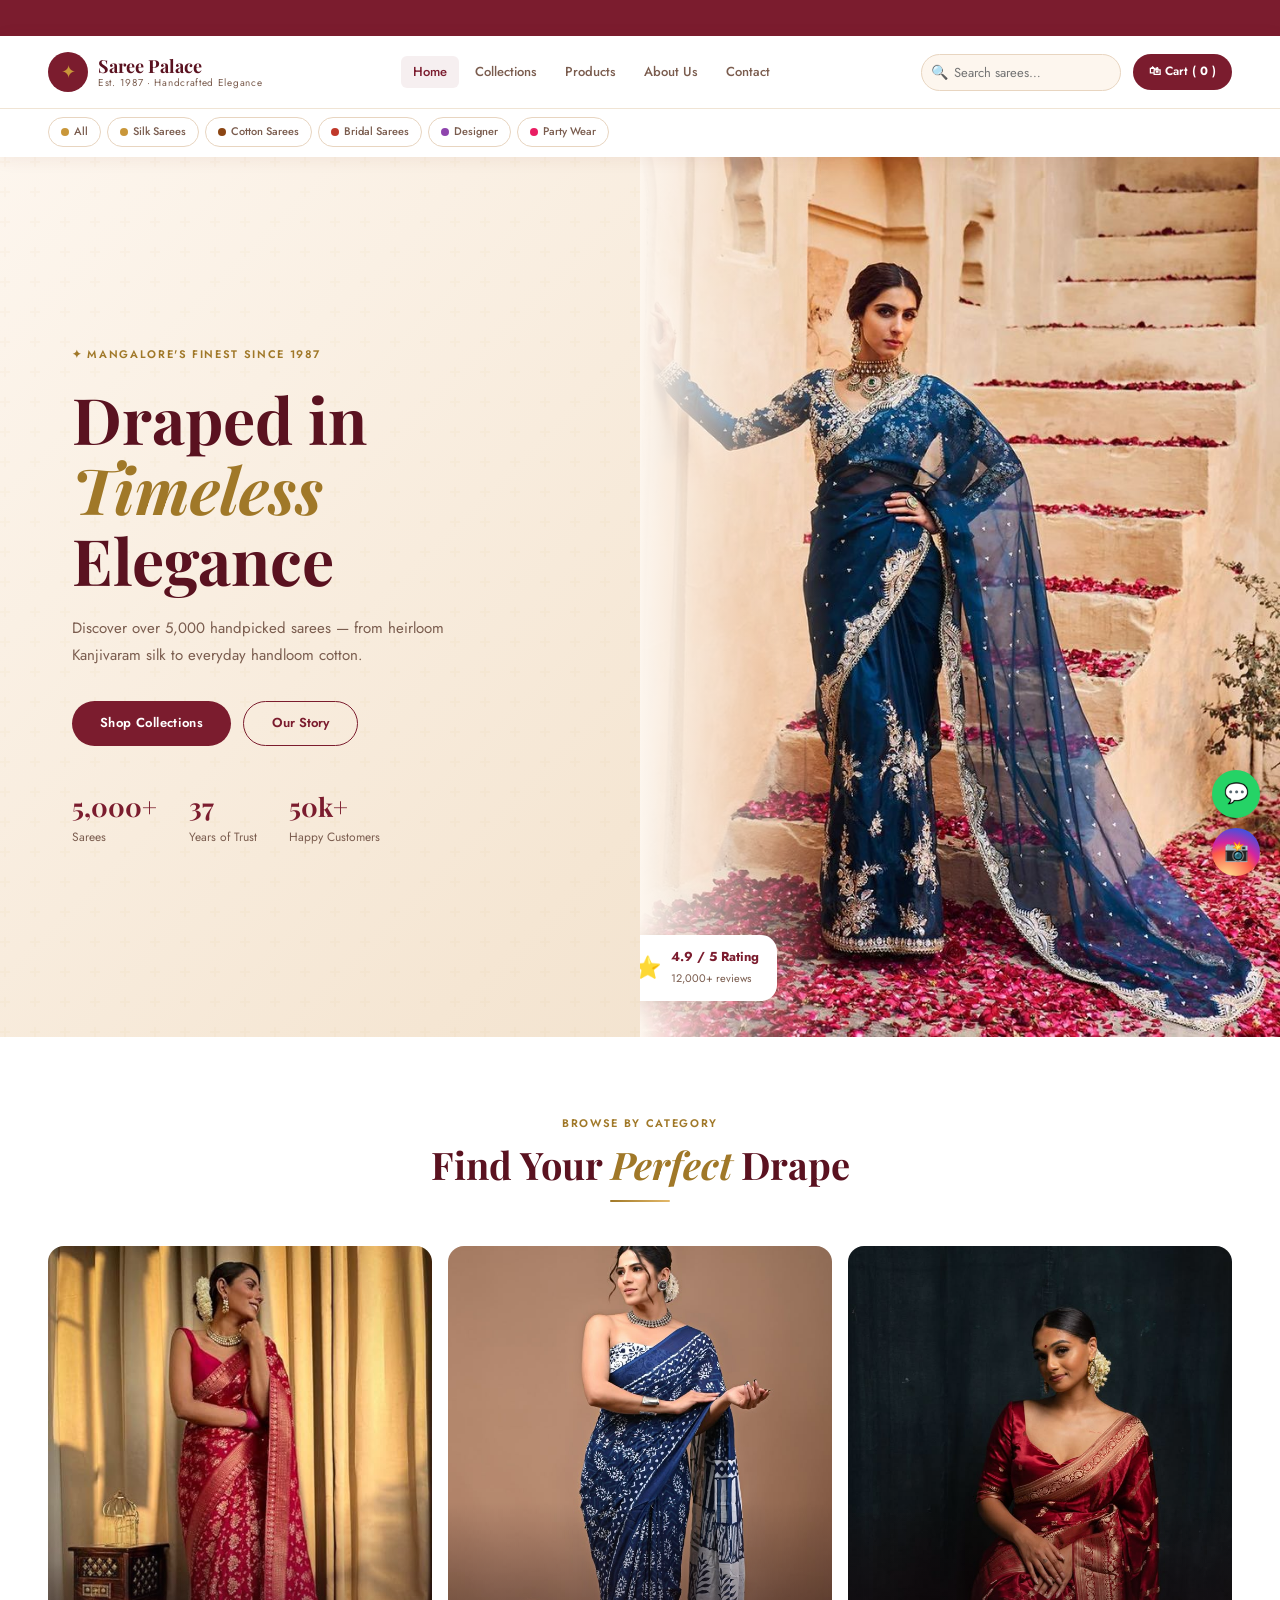
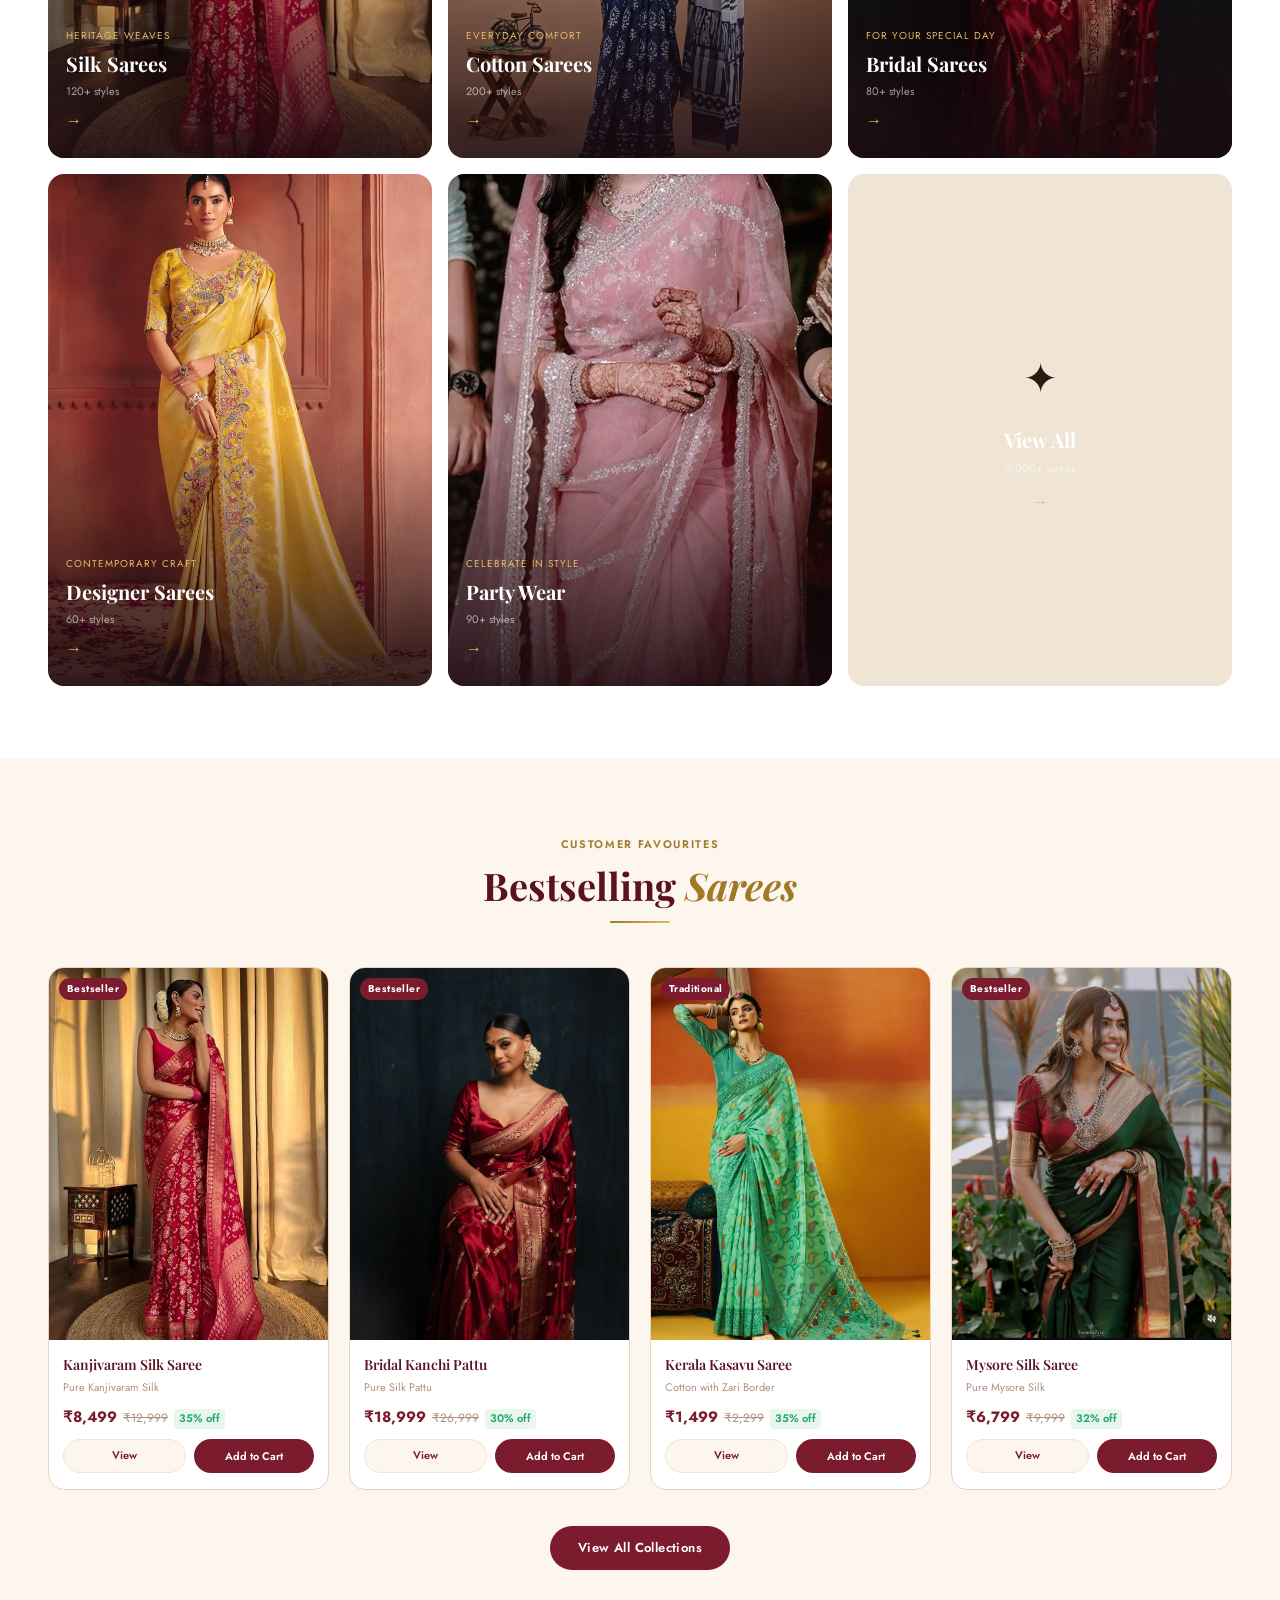
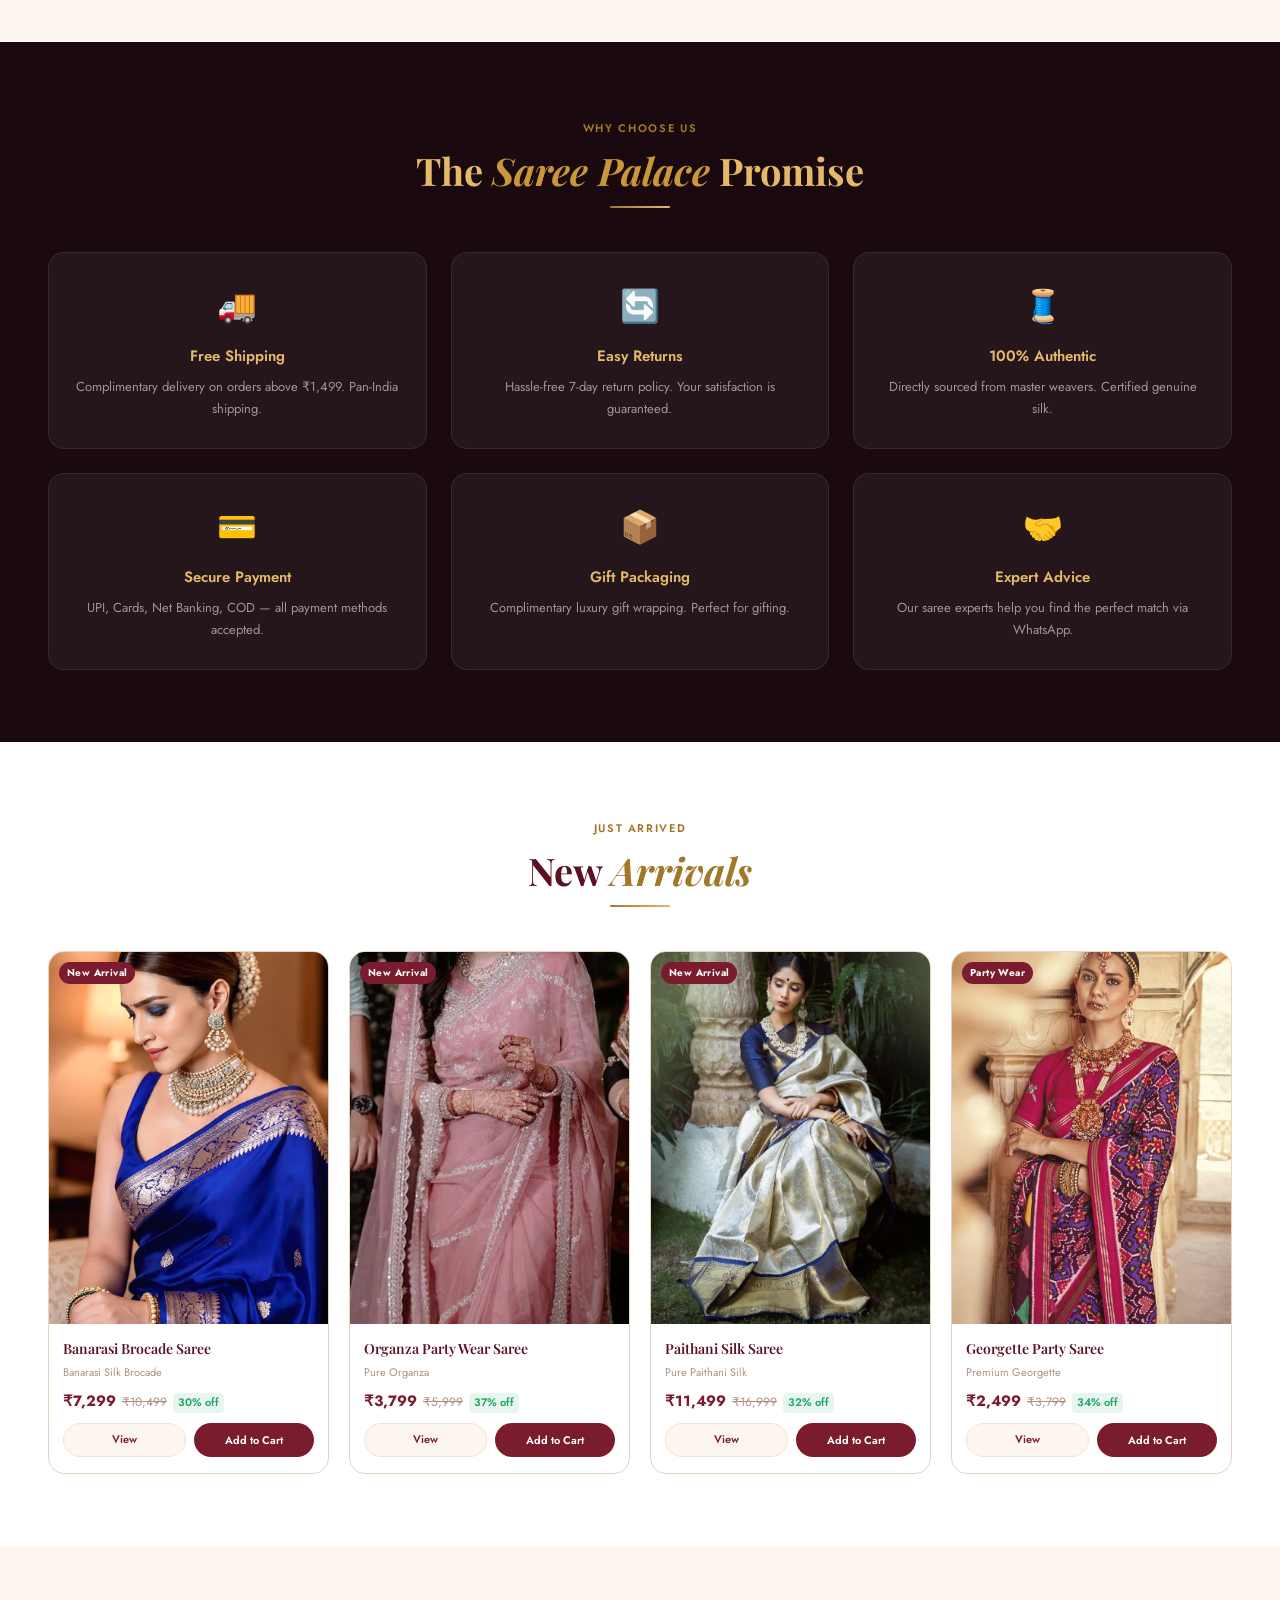
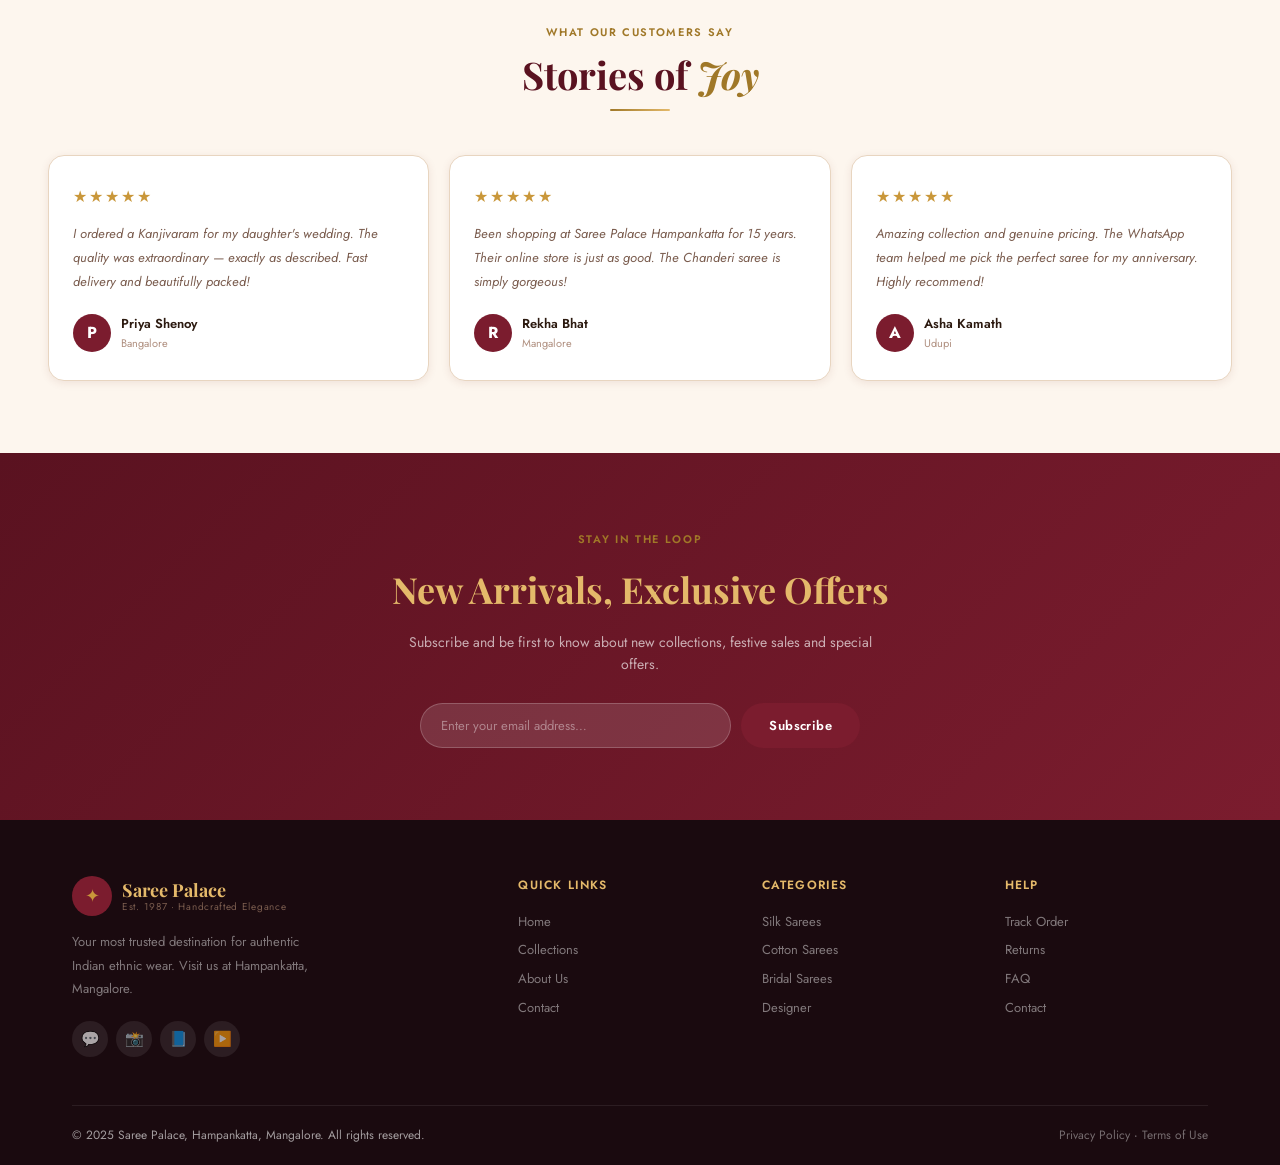
<file: index.html>
<!DOCTYPE html>
<html lang="en">
<head>
  <meta charset="UTF-8"/>
  <meta name="viewport" content="width=device-width, initial-scale=1.0"/>
  <title>Saree Palace – Handcrafted Elegance Since 1987 – Saree Palace</title>
  <link rel="stylesheet" href="style.css"/>
</head>
<body>
<!-- MOBILE NAV -->
<div class="mnav" id="mnav">
  <div class="mnav-bg" id="mnav-bg"></div>
  <div class="mnav-drawer">
    <div class="mnav-hdr">
      <a href="index.html" class="logo">
        <div class="logo-icon" style="width:30px;height:30px;font-size:13px">✦</div>
        <div class="logo-text"><span class="logo-main">Saree Palace</span><span class="logo-sub">Est. 1987</span></div>
      </a>
      <button class="mnav-close" id="mnav-close">✕</button>
    </div>
    <div class="mnav-search">
      <span class="si">🔍</span>
      <input type="text" id="m-search" placeholder="Search sarees…"/>
      <div class="srp mnav-srp" id="m-srp"></div>
    </div>
    <nav class="mnav-links">
      <a href="index.html">Home</a>
      <a href="collections.html">Collections</a>
      <a href="product.html">Products</a>
      <a href="about.html">About Us</a>
      <a href="contact.html">Contact</a>
      <a href="cart.html">🛍 My Cart</a>
    </nav>
    <div class="mnav-cats">
      <h6>Shop by Category</h6>
      <div class="mnav-cat-grid">
        <a href="collections.html?cat=silk" class="mnav-cat-btn"><span class="cat-dot" style="background:#c9973a"></span>Silk</a>
        <a href="collections.html?cat=cotton" class="mnav-cat-btn"><span class="cat-dot" style="background:#8B4513"></span>Cotton</a>
        <a href="collections.html?cat=bridal" class="mnav-cat-btn"><span class="cat-dot" style="background:#c0392b"></span>Bridal</a>
        <a href="collections.html?cat=designer" class="mnav-cat-btn"><span class="cat-dot" style="background:#8e44ad"></span>Designer</a>
        <a href="collections.html?cat=party" class="mnav-cat-btn"><span class="cat-dot" style="background:#e91e63"></span>Party Wear</a>
        <a href="collections.html" class="mnav-cat-btn">✦ All</a>
      </div>
    </div>
    <div class="mnav-foot">
      <a href="https://wa.me/919876543210" target="_blank" class="mnav-wa">💬 WhatsApp</a>
      <a href="https://www.instagram.com/" target="_blank" class="mnav-ig">📸 Instagram</a>
    </div>
  </div>
</div>
<div class="ann-bar"><span>✦ Free Shipping above ₹1499 &nbsp;&nbsp; ✦ Code PALACE10 for 10% off &nbsp;&nbsp; ✦ New Arrivals Every Week! &nbsp;&nbsp; ✦ Authentic Handloom &amp; Silk since 1987</span></div>
<header class="header">
  <div class="header-top">
    <a href="index.html" class="logo">
      <div class="logo-icon">✦</div>
      <div class="logo-text"><span class="logo-main">Saree Palace</span><span class="logo-sub">Est. 1987 · Handcrafted Elegance</span></div>
    </a>
    <nav class="hdr-nav">
      <a href="index.html" class="active">Home</a>
      <a href="collections.html" >Collections</a>
      <a href="product.html" >Products</a>
      <a href="about.html" >About Us</a>
      <a href="contact.html" >Contact</a>
    </nav>
    <div class="hdr-actions">
      <div class="search-wrap">
        <span class="si">🔍</span>
        <input type="text" id="d-search" placeholder="Search sarees…"/>
        <div class="srp" id="d-srp"></div>
      </div>
      <a href="cart.html" class="btn-cart">🛍 Cart (<span class="cart-count">0</span>)</a>
      <button class="hamburger" id="ham-btn"><span></span><span></span><span></span></button>
    </div>
  </div>
  <nav class="cat-nav">
    <a href="collections.html"><span class="cat-dot" style="background:var(--gold)"></span>All</a>
    <a href="collections.html?cat=silk"><span class="cat-dot" style="background:#c9973a"></span>Silk Sarees</a>
    <a href="collections.html?cat=cotton"><span class="cat-dot" style="background:#8B4513"></span>Cotton Sarees</a>
    <a href="collections.html?cat=bridal"><span class="cat-dot" style="background:#c0392b"></span>Bridal Sarees</a>
    <a href="collections.html?cat=designer"><span class="cat-dot" style="background:#8e44ad"></span>Designer</a>
    <a href="collections.html?cat=party"><span class="cat-dot" style="background:#e91e63"></span>Party Wear</a>
  </nav>
</header>

<section class="hero">
  <div class="hero-body">
    <div class="hero-label">✦ Mangalore's Finest Since 1987</div>
    <h1 class="hero-title">Draped in<br/><em>Timeless</em><br/>Elegance</h1>
    <p class="hero-desc">Discover over 5,000 handpicked sarees — from heirloom Kanjivaram silk to everyday handloom cotton.</p>
    <div class="hero-btns">
      <a href="collections.html" class="btn-pri">Shop Collections</a>
      <a href="about.html" class="btn-out">Our Story</a>
    </div>
    <div class="hero-stats">
      <div><div class="stat-num">5,000+</div><div class="stat-lbl">Sarees</div></div>
      <div><div class="stat-num">37</div><div class="stat-lbl">Years of Trust</div></div>
      <div><div class="stat-num">50k+</div><div class="stat-lbl">Happy Customers</div></div>
    </div>
  </div>
  <div class="hero-img-wrap">
    <img src="118.jfif" alt="Bridal Saree Collection"/>
    <div class="hero-img-overlay"></div>
    <div class="hero-badge"><div class="hero-badge-icon">⭐</div><div><strong>4.9 / 5 Rating</strong><span>12,000+ reviews</span></div></div>
  </div>
</section>

<section class="sec">
  <div class="sec-hdr"><span class="sec-lbl">Browse by Category</span><h2 class="sec-title">Find Your <em>Perfect</em> Drape</h2><div class="divider"></div></div>
  <div class="cat-grid">
    <a href="collections.html?cat=silk" class="cat-card"><img src="13.jfif" alt="Silk"/><div class="cat-overlay"><div class="cat-label">Heritage Weaves</div><div class="cat-name">Silk Sarees</div><div class="cat-count">120+ styles</div><div class="cat-arrow">→</div></div></a>
    <a href="collections.html?cat=cotton" class="cat-card"><img src="hand.jfif" alt="Cotton"/><div class="cat-overlay"><div class="cat-label">Everyday Comfort</div><div class="cat-name">Cotton Sarees</div><div class="cat-count">200+ styles</div><div class="cat-arrow">→</div></div></a>
    <a href="collections.html?cat=bridal" class="cat-card"><img src="12.jfif" alt="Bridal"/><div class="cat-overlay"><div class="cat-label">For Your Special Day</div><div class="cat-name">Bridal Sarees</div><div class="cat-count">80+ styles</div><div class="cat-arrow">→</div></div></a>
    <a href="collections.html?cat=designer" class="cat-card"><img src="yellow.jfif" alt="Designer"/><div class="cat-overlay"><div class="cat-label">Contemporary Craft</div><div class="cat-name">Designer Sarees</div><div class="cat-count">60+ styles</div><div class="cat-arrow">→</div></div></a>
    <a href="collections.html?cat=party" class="cat-card"><img src="pink.jfif" alt="Party"/><div class="cat-overlay"><div class="cat-label">Celebrate in Style</div><div class="cat-name">Party Wear</div><div class="cat-count">90+ styles</div><div class="cat-arrow">→</div></div></a>
    <a href="collections.html" class="cat-card cat-all-card"><div class="cat-overlay" style="justify-content:center;align-items:center;text-align:center;background:none"><div style="font-size:42px;margin-bottom:12px">✦</div><div class="cat-name">View All</div><div class="cat-count" style="margin-top:4px">5,000+ sarees</div><div class="cat-arrow" style="margin:12px auto 0">→</div></div></a>
  </div>
</section>

<section class="sec bg-cream">
  <div class="sec-hdr"><span class="sec-lbl">Customer Favourites</span><h2 class="sec-title">Bestselling <em>Sarees</em></h2><div class="divider"></div></div>
  <div class="prod-grid" id="best-grid"></div>
  <div style="text-align:center;margin-top:36px"><a href="collections.html" class="btn-pri">View All Collections</a></div>
</section>

<section class="sec bg-dark">
  <div class="sec-hdr"><span class="sec-lbl">Why Choose Us</span><h2 class="sec-title">The <em>Saree Palace</em> Promise</h2><div class="divider"></div></div>
  <div class="offers-grid">
    <div class="offer-item"><div class="offer-icon">🚚</div><div class="offer-title">Free Shipping</div><p class="offer-desc">Complimentary delivery on orders above ₹1,499. Pan-India shipping.</p></div>
    <div class="offer-item"><div class="offer-icon">🔄</div><div class="offer-title">Easy Returns</div><p class="offer-desc">Hassle-free 7-day return policy. Your satisfaction is guaranteed.</p></div>
    <div class="offer-item"><div class="offer-icon">🧵</div><div class="offer-title">100% Authentic</div><p class="offer-desc">Directly sourced from master weavers. Certified genuine silk.</p></div>
    <div class="offer-item"><div class="offer-icon">💳</div><div class="offer-title">Secure Payment</div><p class="offer-desc">UPI, Cards, Net Banking, COD — all payment methods accepted.</p></div>
    <div class="offer-item"><div class="offer-icon">📦</div><div class="offer-title">Gift Packaging</div><p class="offer-desc">Complimentary luxury gift wrapping. Perfect for gifting.</p></div>
    <div class="offer-item"><div class="offer-icon">🤝</div><div class="offer-title">Expert Advice</div><p class="offer-desc">Our saree experts help you find the perfect match via WhatsApp.</p></div>
  </div>
</section>

<section class="sec">
  <div class="sec-hdr"><span class="sec-lbl">Just Arrived</span><h2 class="sec-title">New <em>Arrivals</em></h2><div class="divider"></div></div>
  <div class="prod-grid" id="new-grid"></div>
</section>

<section class="sec bg-cream">
  <div class="sec-hdr"><span class="sec-lbl">What Our Customers Say</span><h2 class="sec-title">Stories of <em>Joy</em></h2><div class="divider"></div></div>
  <div class="testi-grid">
    <div class="testi-card"><div class="testi-stars">★★★★★</div><p class="testi-text">I ordered a Kanjivaram for my daughter's wedding. The quality was extraordinary — exactly as described. Fast delivery and beautifully packed!</p><div class="testi-author"><div class="testi-av">P</div><div><div class="testi-name">Priya Shenoy</div><div class="testi-city">Bangalore</div></div></div></div>
    <div class="testi-card"><div class="testi-stars">★★★★★</div><p class="testi-text">Been shopping at Saree Palace Hampankatta for 15 years. Their online store is just as good. The Chanderi saree is simply gorgeous!</p><div class="testi-author"><div class="testi-av">R</div><div><div class="testi-name">Rekha Bhat</div><div class="testi-city">Mangalore</div></div></div></div>
    <div class="testi-card"><div class="testi-stars">★★★★★</div><p class="testi-text">Amazing collection and genuine pricing. The WhatsApp team helped me pick the perfect saree for my anniversary. Highly recommend!</p><div class="testi-author"><div class="testi-av">A</div><div><div class="testi-name">Asha Kamath</div><div class="testi-city">Udupi</div></div></div></div>
  </div>
</section>

<section class="news">
  <span class="sec-lbl">Stay in the Loop</span>
  <h2>New Arrivals, Exclusive Offers</h2>
  <p>Subscribe and be first to know about new collections, festive sales and special offers.</p>
  <div class="news-form">
    <input type="email" placeholder="Enter your email address…"/>
    <button class="btn-pri" onclick="showToast('✦ Thank you for subscribing!')">Subscribe</button>
  </div>
</section>

<footer class="footer">
  <div class="foot-top">
    <div class="foot-brand">
      <a href="index.html" class="logo"><div class="logo-icon">✦</div><div class="logo-text"><span class="logo-main" style="color:var(--gold-lt)">Saree Palace</span><span class="logo-sub">Est. 1987 · Handcrafted Elegance</span></div></a>
      <p>Your most trusted destination for authentic Indian ethnic wear. Visit us at Hampankatta, Mangalore.</p>
      <div class="foot-social">
        <a href="https://wa.me/919876543210" target="_blank" class="foot-soc-btn">💬</a>
        <a href="https://www.instagram.com/" target="_blank" class="foot-soc-btn">📸</a>
        <a href="https://www.facebook.com/" target="_blank" class="foot-soc-btn">📘</a>
        <a href="https://www.youtube.com/" target="_blank" class="foot-soc-btn">▶️</a>
      </div>
    </div>
    <div class="foot-col"><h5>Quick Links</h5><a href="index.html">Home</a><a href="collections.html">Collections</a><a href="about.html">About Us</a><a href="contact.html">Contact</a></div>
    <div class="foot-col"><h5>Categories</h5><a href="collections.html?cat=silk">Silk Sarees</a><a href="collections.html?cat=cotton">Cotton Sarees</a><a href="collections.html?cat=bridal">Bridal Sarees</a><a href="collections.html?cat=designer">Designer</a></div>
    <div class="foot-col"><h5>Help</h5><a href="contact.html">Track Order</a><a href="contact.html">Returns</a><a href="contact.html">FAQ</a><a href="contact.html">Contact</a></div>
  </div>
  <div class="foot-div"></div>
  <div class="foot-bot">
    <p>© 2025 Saree Palace, Hampankatta, Mangalore. All rights reserved.</p>
    <p><a href="#">Privacy Policy</a> · <a href="#">Terms of Use</a></p>
  </div>
</footer>
<div class="float-wrap">
  <a href="https://wa.me/919876543210" target="_blank" class="fl-btn fl-wa">💬</a>
  <a href="https://www.instagram.com/" target="_blank" class="fl-btn fl-ig">📸</a>
  <button class="fl-btn fl-top" id="back-top">↑</button>
</div>
<script src="script.js"></script>
<script>
(function(){
  var h=document.getElementById('ham-btn'),n=document.getElementById('mnav'),c=document.getElementById('mnav-close'),b=document.getElementById('mnav-bg');
  function open(){n.classList.add('open');document.body.style.overflow='hidden';h&&h.classList.add('open');}
  function close(){n.classList.remove('open');document.body.style.overflow='';h&&h.classList.remove('open');}
  if(h)h.addEventListener('click',open);
  if(c)c.addEventListener('click',close);
  if(b)b.addEventListener('click',close);
  document.addEventListener('keydown',function(e){if(e.key==='Escape')close();});
})();
</script>
<script>
function rg(ids,cid){
  const g=document.getElementById(cid);if(!g)return;
  g.innerHTML=ids.map(id=>{
    const p=PRODUCTS.find(x=>x.id===id);if(!p)return'';
    const d=Math.round((1-p.price/p.oldPrice)*100);
    return`<div class="prod-card" onclick="location.href='product.html?id=${p.id}'">
      <div class="prod-img"><img src="${p.img}" alt="${p.name}" loading="lazy"/>
        <div class="prod-badge">${p.badge}</div></div>
      <div class="prod-info">
        <div class="prod-name">${p.name}</div>
        <div class="prod-mat">${p.material}</div>
        <div class="prod-price"><span class="p-now">₹${p.price.toLocaleString('en-IN')}</span><span class="p-old">₹${p.oldPrice.toLocaleString('en-IN')}</span><span class="p-off">${d}% off</span></div>
        <div class="prod-acts">
          <a href="product.html?id=${p.id}" class="btn-view" onclick="event.stopPropagation()">View</a>
          <button class="btn-ac" onclick="event.stopPropagation();addToCart(${p.id})">Add to Cart</button>
        </div>
      </div></div>`;}).join('');
}
rg([1,6,9,15],'best-grid');
rg([2,5,11,13],'new-grid');
</script>
</body>
</html>
</file>
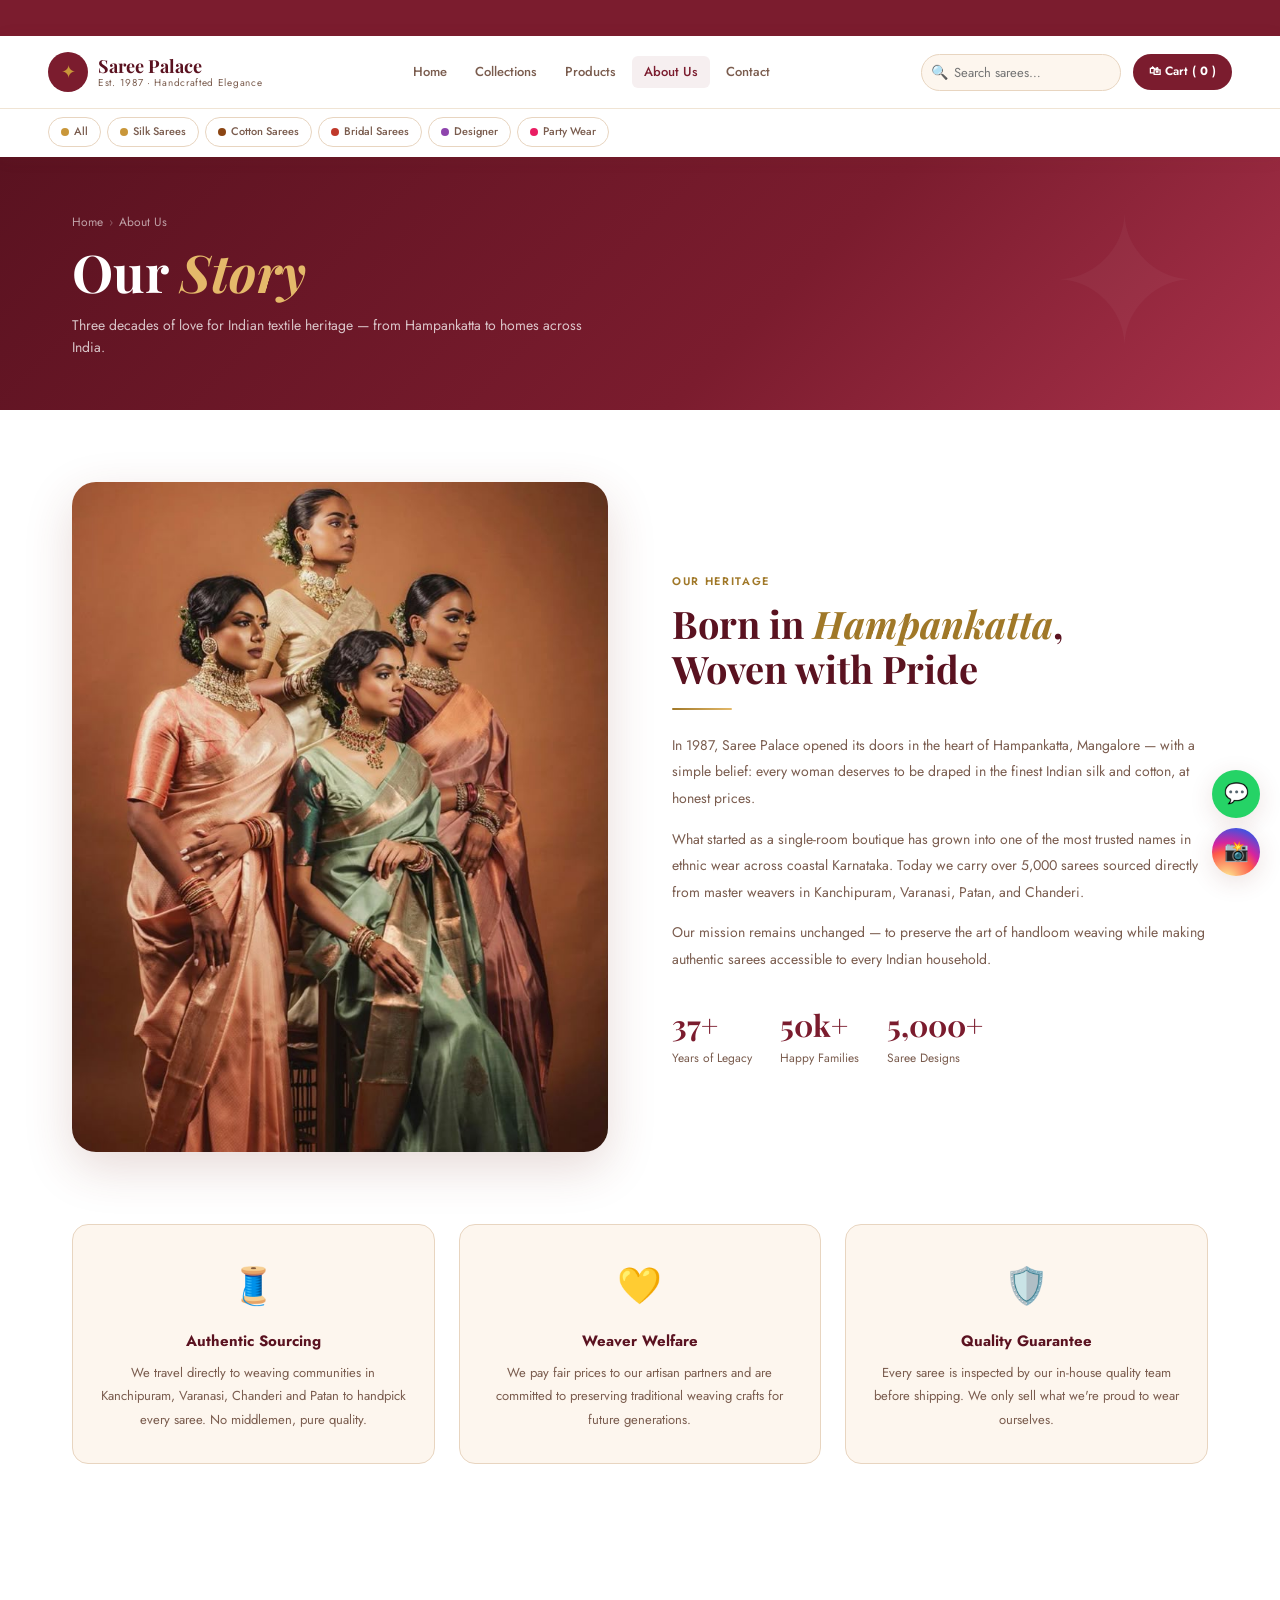
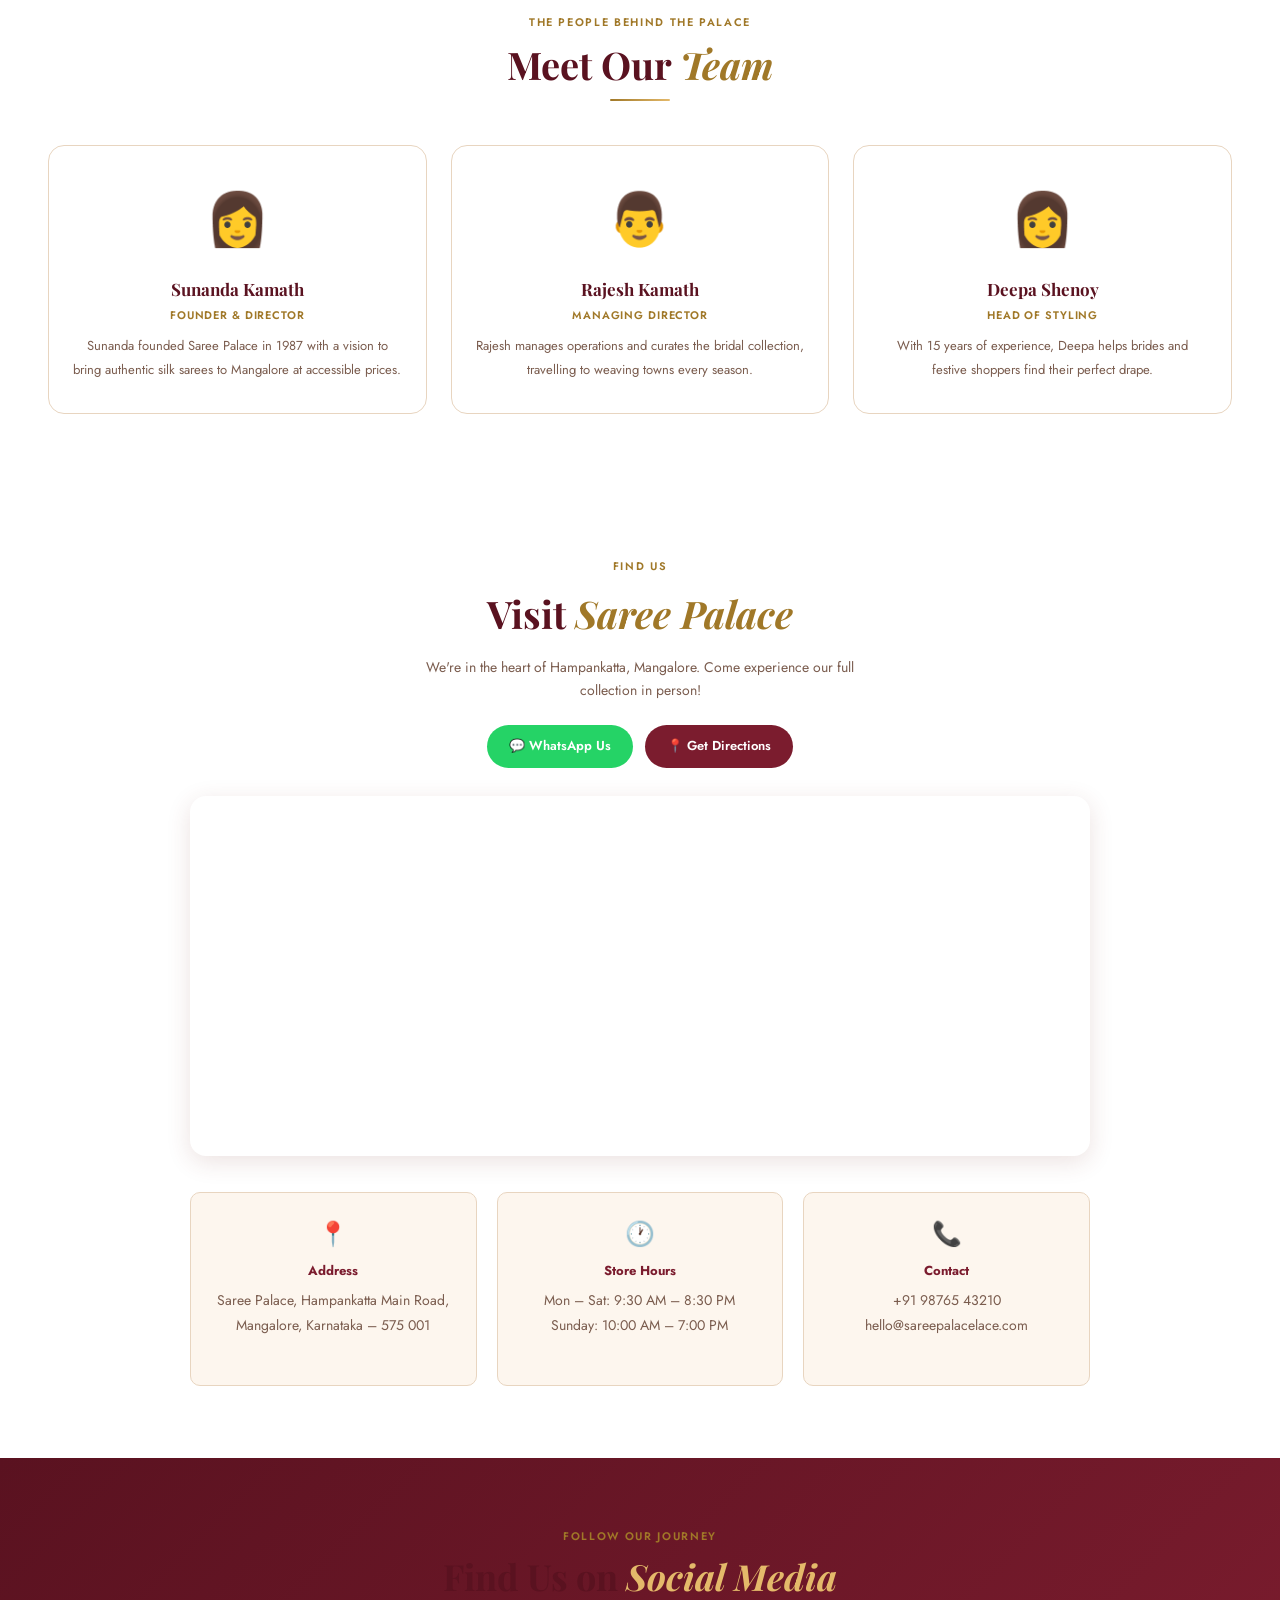
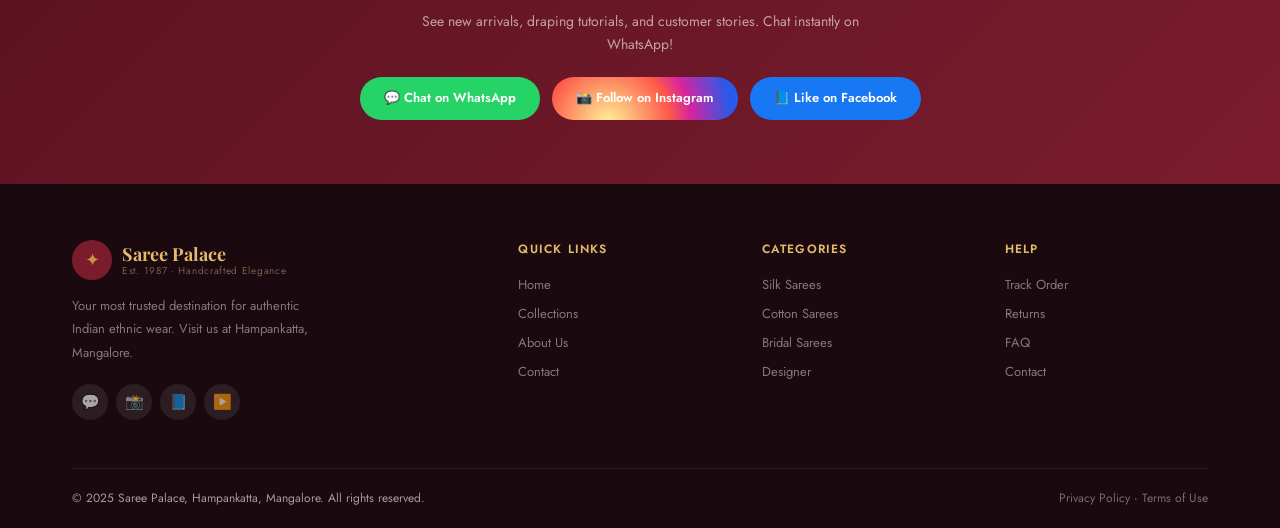
<file: about.html>
<!DOCTYPE html>
<html lang="en">
<head>
  <meta charset="UTF-8"/>
  <meta name="viewport" content="width=device-width, initial-scale=1.0"/>
  <title>About Us – Saree Palace</title>
  <link rel="stylesheet" href="style.css"/>
</head>
<body>
<!-- MOBILE NAV -->
<div class="mnav" id="mnav">
  <div class="mnav-bg" id="mnav-bg"></div>
  <div class="mnav-drawer">
    <div class="mnav-hdr">
      <a href="index.html" class="logo">
        <div class="logo-icon" style="width:30px;height:30px;font-size:13px">✦</div>
        <div class="logo-text"><span class="logo-main">Saree Palace</span><span class="logo-sub">Est. 1987</span></div>
      </a>
      <button class="mnav-close" id="mnav-close">✕</button>
    </div>
    <div class="mnav-search">
      <span class="si">🔍</span>
      <input type="text" id="m-search" placeholder="Search sarees…"/>
      <div class="srp mnav-srp" id="m-srp"></div>
    </div>
    <nav class="mnav-links">
      <a href="index.html">Home</a>
      <a href="collections.html">Collections</a>
      <a href="product.html">Products</a>
      <a href="about.html">About Us</a>
      <a href="contact.html">Contact</a>
      <a href="cart.html">🛍 My Cart</a>
    </nav>
    <div class="mnav-cats">
      <h6>Shop by Category</h6>
      <div class="mnav-cat-grid">
        <a href="collections.html?cat=silk" class="mnav-cat-btn"><span class="cat-dot" style="background:#c9973a"></span>Silk</a>
        <a href="collections.html?cat=cotton" class="mnav-cat-btn"><span class="cat-dot" style="background:#8B4513"></span>Cotton</a>
        <a href="collections.html?cat=bridal" class="mnav-cat-btn"><span class="cat-dot" style="background:#c0392b"></span>Bridal</a>
        <a href="collections.html?cat=designer" class="mnav-cat-btn"><span class="cat-dot" style="background:#8e44ad"></span>Designer</a>
        <a href="collections.html?cat=party" class="mnav-cat-btn"><span class="cat-dot" style="background:#e91e63"></span>Party Wear</a>
        <a href="collections.html" class="mnav-cat-btn">✦ All</a>
      </div>
    </div>
    <div class="mnav-foot">
      <a href="https://wa.me/919876543210" target="_blank" class="mnav-wa">💬 WhatsApp</a>
      <a href="https://www.instagram.com/" target="_blank" class="mnav-ig">📸 Instagram</a>
    </div>
  </div>
</div>
<div class="ann-bar"><span>✦ Free Shipping above ₹1499 &nbsp;&nbsp; ✦ Code PALACE10 for 10% off &nbsp;&nbsp; ✦ New Arrivals Every Week! &nbsp;&nbsp; ✦ Authentic Handloom &amp; Silk since 1987</span></div>
<header class="header">
  <div class="header-top">
    <a href="index.html" class="logo">
      <div class="logo-icon">✦</div>
      <div class="logo-text"><span class="logo-main">Saree Palace</span><span class="logo-sub">Est. 1987 · Handcrafted Elegance</span></div>
    </a>
    <nav class="hdr-nav">
      <a href="index.html" >Home</a>
      <a href="collections.html" >Collections</a>
      <a href="product.html" >Products</a>
      <a href="about.html" class="active">About Us</a>
      <a href="contact.html" >Contact</a>
    </nav>
    <div class="hdr-actions">
      <div class="search-wrap">
        <span class="si">🔍</span>
        <input type="text" id="d-search" placeholder="Search sarees…"/>
        <div class="srp" id="d-srp"></div>
      </div>
      <a href="cart.html" class="btn-cart">🛍 Cart (<span class="cart-count">0</span>)</a>
      <button class="hamburger" id="ham-btn"><span></span><span></span><span></span></button>
    </div>
  </div>
  <nav class="cat-nav">
    <a href="collections.html"><span class="cat-dot" style="background:var(--gold)"></span>All</a>
    <a href="collections.html?cat=silk"><span class="cat-dot" style="background:#c9973a"></span>Silk Sarees</a>
    <a href="collections.html?cat=cotton"><span class="cat-dot" style="background:#8B4513"></span>Cotton Sarees</a>
    <a href="collections.html?cat=bridal"><span class="cat-dot" style="background:#c0392b"></span>Bridal Sarees</a>
    <a href="collections.html?cat=designer"><span class="cat-dot" style="background:#8e44ad"></span>Designer</a>
    <a href="collections.html?cat=party"><span class="cat-dot" style="background:#e91e63"></span>Party Wear</a>
  </nav>
</header>

<div class="pg-hero">
  <div class="breadcrumb"><a href="index.html">Home</a><span>›</span>About Us</div>
  <h1>Our <em>Story</em></h1>
  <p>Three decades of love for Indian textile heritage — from Hampankatta to homes across India.</p>
</div>

<section class="about-story">
  <div class="story-img"><img src="saree.jpg.jfif" alt="Saree Palace Store"/></div>
  <div>
    <span class="sec-lbl">Our Heritage</span>
    <h2 class="sec-title" style="text-align:left;margin-bottom:16px">Born in <em>Hampankatta</em>,<br/>Woven with Pride</h2>
    <div class="divider" style="margin:0 0 22px 0"></div>
    <p style="color:var(--muted);margin-bottom:14px;line-height:1.9;font-size:14px">In 1987, Saree Palace opened its doors in the heart of Hampankatta, Mangalore — with a simple belief: every woman deserves to be draped in the finest Indian silk and cotton, at honest prices.</p>
    <p style="color:var(--muted);margin-bottom:14px;line-height:1.9;font-size:14px">What started as a single-room boutique has grown into one of the most trusted names in ethnic wear across coastal Karnataka. Today we carry over 5,000 sarees sourced directly from master weavers in Kanchipuram, Varanasi, Patan, and Chanderi.</p>
    <p style="color:var(--muted);margin-bottom:28px;line-height:1.9;font-size:14px">Our mission remains unchanged — to preserve the art of handloom weaving while making authentic sarees accessible to every Indian household.</p>
    <div class="story-stats">
      <div><div class="stat-num">37+</div><div class="stat-lbl">Years of Legacy</div></div>
      <div><div class="stat-num">50k+</div><div class="stat-lbl">Happy Families</div></div>
      <div><div class="stat-num">5,000+</div><div class="stat-lbl">Saree Designs</div></div>
    </div>
  </div>
</section>

<div class="about-vals">
  <div class="val-card"><div class="val-icon">🧵</div><div class="val-title">Authentic Sourcing</div><p class="val-desc">We travel directly to weaving communities in Kanchipuram, Varanasi, Chanderi and Patan to handpick every saree. No middlemen, pure quality.</p></div>
  <div class="val-card"><div class="val-icon">💛</div><div class="val-title">Weaver Welfare</div><p class="val-desc">We pay fair prices to our artisan partners and are committed to preserving traditional weaving crafts for future generations.</p></div>
  <div class="val-card"><div class="val-icon">🛡️</div><div class="val-title">Quality Guarantee</div><p class="val-desc">Every saree is inspected by our in-house quality team before shipping. We only sell what we're proud to wear ourselves.</p></div>
</div>

<section class="sec">
  <div class="sec-hdr"><span class="sec-lbl">The People Behind the Palace</span><h2 class="sec-title">Meet Our <em>Team</em></h2><div class="divider"></div></div>
  <div class="team-grid">
    <div class="team-card"><div class="team-av">👩</div><div class="team-name">Sunanda Kamath</div><div class="team-role">Founder &amp; Director</div><p class="team-bio">Sunanda founded Saree Palace in 1987 with a vision to bring authentic silk sarees to Mangalore at accessible prices.</p></div>
    <div class="team-card"><div class="team-av">👨</div><div class="team-name">Rajesh Kamath</div><div class="team-role">Managing Director</div><p class="team-bio">Rajesh manages operations and curates the bridal collection, travelling to weaving towns every season.</p></div>
    <div class="team-card"><div class="team-av">👩</div><div class="team-name">Deepa Shenoy</div><div class="team-role">Head of Styling</div><p class="team-bio">With 15 years of experience, Deepa helps brides and festive shoppers find their perfect drape.</p></div>
  </div>
</section>

<section class="map-sec">
  <span class="sec-lbl" style="display:block;text-align:center;margin-bottom:6px">Find Us</span>
  <h2>Visit <em>Saree Palace</em></h2>
  <p>We're in the heart of Hampankatta, Mangalore. Come experience our full collection in person!</p>
  <div class="map-btns">
    <a href="https://wa.me/919876543210" target="_blank" class="map-btn map-btn-wa">💬 WhatsApp Us</a>
    <a href="https://maps.google.com/?q=Saree+Palace+Hampankatta+Mangalore" target="_blank" class="map-btn map-btn-dir">📍 Get Directions</a>
  </div>
  <div class="map-wrap">
    <iframe src="https://www.google.com/maps/embed?pb=!1m18!1m12!1m3!1d3889.0!2d74.8430!3d12.8698!2m3!1f0!2f0!3f0!3m2!1i1024!2i768!4f13.1!3m3!1m2!1s0x3ba35a4c7c5bea11%3A0x9e8b4f1d2d1234ab!2sHampankatta%2C%20Mangalore%2C%20Karnataka%20575001!5e0!3m2!1sen!2sin!4v1700000000000!5m2!1sen!2sin" allowfullscreen="" loading="lazy" referrerpolicy="no-referrer-when-downgrade" title="Saree Palace Hampankatta"></iframe>
  </div>
  <div class="map-info-grid">
    <div class="map-info-card"><div class="map-info-icon">📍</div><div class="map-info-title">Address</div><p class="map-info-text">Saree Palace, Hampankatta Main Road,<br/>Mangalore, Karnataka – 575 001</p></div>
    <div class="map-info-card"><div class="map-info-icon">🕐</div><div class="map-info-title">Store Hours</div><p class="map-info-text">Mon – Sat: 9:30 AM – 8:30 PM<br/>Sunday: 10:00 AM – 7:00 PM</p></div>
    <div class="map-info-card"><div class="map-info-icon">📞</div><div class="map-info-title">Contact</div><p class="map-info-text">+91 98765 43210<br/>hello@sareepalacelace.com</p></div>
  </div>
</section>

<section class="social-sec">
  <span class="sec-lbl">Follow Our Journey</span>
  <h2 class="sec-title">Find Us on <em>Social Media</em></h2>
  <p style="color:rgba(255,255,255,.6);max-width:460px;margin:10px auto 0;font-size:14px">See new arrivals, draping tutorials, and customer stories. Chat instantly on WhatsApp!</p>
  <div class="social-btns">
    <a href="https://wa.me/919876543210" target="_blank" class="soc-btn soc-wa">💬 Chat on WhatsApp</a>
    <a href="https://www.instagram.com/" target="_blank" class="soc-btn soc-ig">📸 Follow on Instagram</a>
    <a href="https://www.facebook.com/" target="_blank" class="soc-btn soc-fb">📘 Like on Facebook</a>
  </div>
</section>

<footer class="footer">
  <div class="foot-top">
    <div class="foot-brand">
      <a href="index.html" class="logo"><div class="logo-icon">✦</div><div class="logo-text"><span class="logo-main" style="color:var(--gold-lt)">Saree Palace</span><span class="logo-sub">Est. 1987 · Handcrafted Elegance</span></div></a>
      <p>Your most trusted destination for authentic Indian ethnic wear. Visit us at Hampankatta, Mangalore.</p>
      <div class="foot-social">
        <a href="https://wa.me/919876543210" target="_blank" class="foot-soc-btn">💬</a>
        <a href="https://www.instagram.com/" target="_blank" class="foot-soc-btn">📸</a>
        <a href="https://www.facebook.com/" target="_blank" class="foot-soc-btn">📘</a>
        <a href="https://www.youtube.com/" target="_blank" class="foot-soc-btn">▶️</a>
      </div>
    </div>
    <div class="foot-col"><h5>Quick Links</h5><a href="index.html">Home</a><a href="collections.html">Collections</a><a href="about.html">About Us</a><a href="contact.html">Contact</a></div>
    <div class="foot-col"><h5>Categories</h5><a href="collections.html?cat=silk">Silk Sarees</a><a href="collections.html?cat=cotton">Cotton Sarees</a><a href="collections.html?cat=bridal">Bridal Sarees</a><a href="collections.html?cat=designer">Designer</a></div>
    <div class="foot-col"><h5>Help</h5><a href="contact.html">Track Order</a><a href="contact.html">Returns</a><a href="contact.html">FAQ</a><a href="contact.html">Contact</a></div>
  </div>
  <div class="foot-div"></div>
  <div class="foot-bot">
    <p>© 2025 Saree Palace, Hampankatta, Mangalore. All rights reserved.</p>
    <p><a href="#">Privacy Policy</a> · <a href="#">Terms of Use</a></p>
  </div>
</footer>
<div class="float-wrap">
  <a href="https://wa.me/919876543210" target="_blank" class="fl-btn fl-wa">💬</a>
  <a href="https://www.instagram.com/" target="_blank" class="fl-btn fl-ig">📸</a>
  <button class="fl-btn fl-top" id="back-top">↑</button>
</div>
<script src="script.js"></script>
<script>
(function(){
  var h=document.getElementById('ham-btn'),n=document.getElementById('mnav'),c=document.getElementById('mnav-close'),b=document.getElementById('mnav-bg');
  function open(){n.classList.add('open');document.body.style.overflow='hidden';h&&h.classList.add('open');}
  function close(){n.classList.remove('open');document.body.style.overflow='';h&&h.classList.remove('open');}
  if(h)h.addEventListener('click',open);
  if(c)c.addEventListener('click',close);
  if(b)b.addEventListener('click',close);
  document.addEventListener('keydown',function(e){if(e.key==='Escape')close();});
})();
</script>

</body>
</html>
</file>
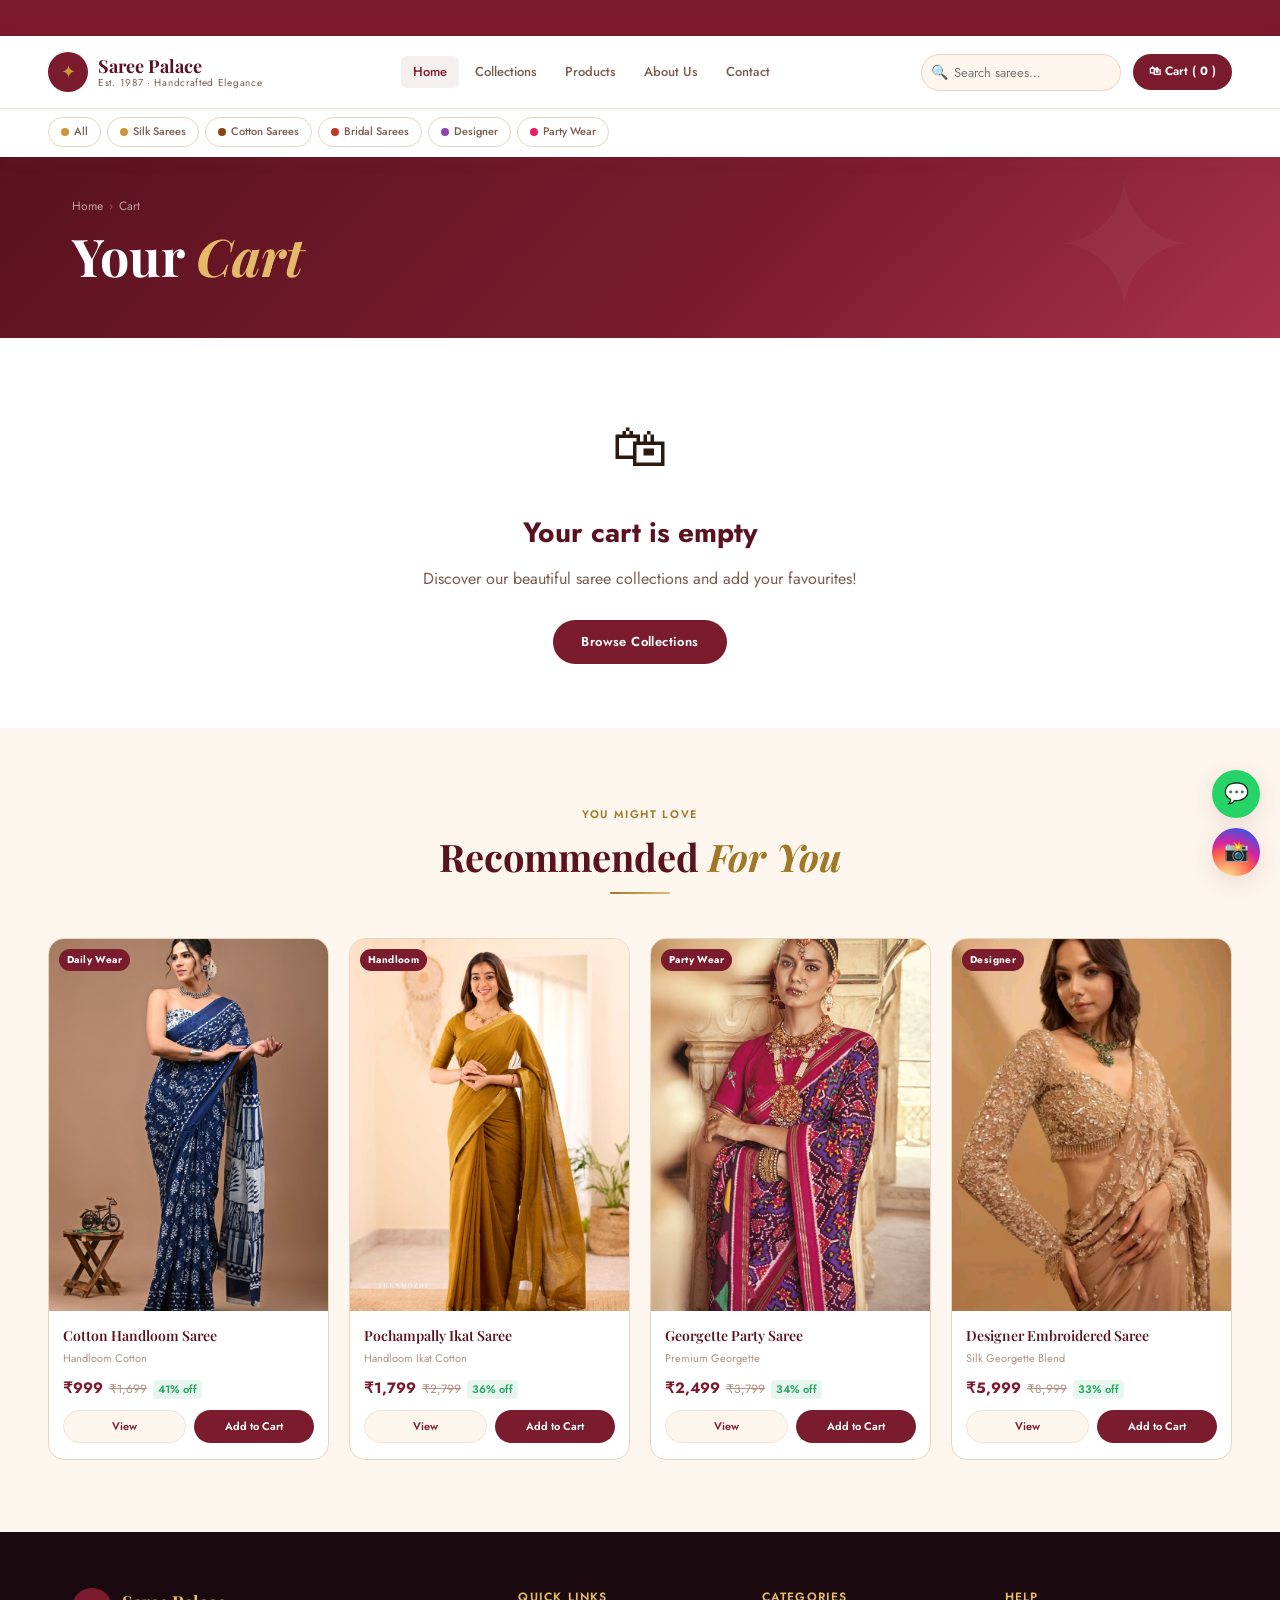
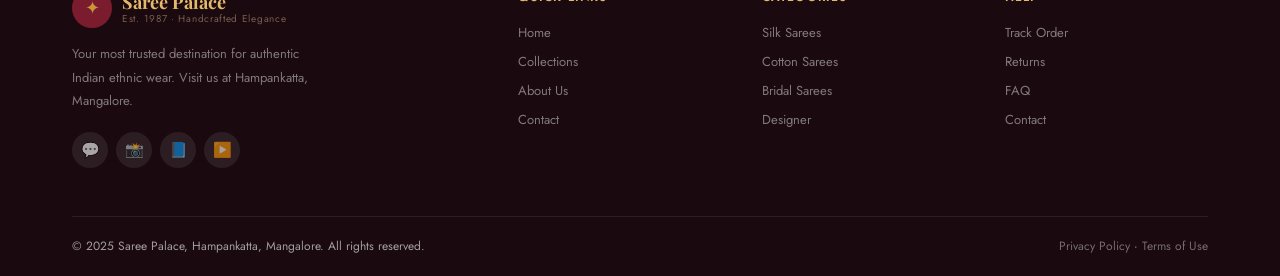
<file: cart.html>
<!DOCTYPE html>
<html lang="en">
<head>
  <meta charset="UTF-8"/>
  <meta name="viewport" content="width=device-width, initial-scale=1.0"/>
  <title>Your Cart – Saree Palace</title>
  <link rel="stylesheet" href="style.css"/>
</head>
<body>
<!-- MOBILE NAV -->
<div class="mnav" id="mnav">
  <div class="mnav-bg" id="mnav-bg"></div>
  <div class="mnav-drawer">
    <div class="mnav-hdr">
      <a href="index.html" class="logo">
        <div class="logo-icon" style="width:30px;height:30px;font-size:13px">✦</div>
        <div class="logo-text"><span class="logo-main">Saree Palace</span><span class="logo-sub">Est. 1987</span></div>
      </a>
      <button class="mnav-close" id="mnav-close">✕</button>
    </div>
    <div class="mnav-search">
      <span class="si">🔍</span>
      <input type="text" id="m-search" placeholder="Search sarees…"/>
      <div class="srp mnav-srp" id="m-srp"></div>
    </div>
    <nav class="mnav-links">
      <a href="index.html">Home</a>
      <a href="collections.html">Collections</a>
      <a href="product.html">Products</a>
      <a href="about.html">About Us</a>
      <a href="contact.html">Contact</a>
      <a href="cart.html">🛍 My Cart</a>
    </nav>
    <div class="mnav-cats">
      <h6>Shop by Category</h6>
      <div class="mnav-cat-grid">
        <a href="collections.html?cat=silk" class="mnav-cat-btn"><span class="cat-dot" style="background:#c9973a"></span>Silk</a>
        <a href="collections.html?cat=cotton" class="mnav-cat-btn"><span class="cat-dot" style="background:#8B4513"></span>Cotton</a>
        <a href="collections.html?cat=bridal" class="mnav-cat-btn"><span class="cat-dot" style="background:#c0392b"></span>Bridal</a>
        <a href="collections.html?cat=designer" class="mnav-cat-btn"><span class="cat-dot" style="background:#8e44ad"></span>Designer</a>
        <a href="collections.html?cat=party" class="mnav-cat-btn"><span class="cat-dot" style="background:#e91e63"></span>Party Wear</a>
        <a href="collections.html" class="mnav-cat-btn">✦ All</a>
      </div>
    </div>
    <div class="mnav-foot">
      <a href="https://wa.me/919876543210" target="_blank" class="mnav-wa">💬 WhatsApp</a>
      <a href="https://www.instagram.com/" target="_blank" class="mnav-ig">📸 Instagram</a>
    </div>
  </div>
</div>
<div class="ann-bar"><span>✦ Free Shipping above ₹1499 &nbsp;&nbsp; ✦ Code PALACE10 for 10% off &nbsp;&nbsp; ✦ New Arrivals Every Week! &nbsp;&nbsp; ✦ Authentic Handloom &amp; Silk since 1987</span></div>
<header class="header">
  <div class="header-top">
    <a href="index.html" class="logo">
      <div class="logo-icon">✦</div>
      <div class="logo-text"><span class="logo-main">Saree Palace</span><span class="logo-sub">Est. 1987 · Handcrafted Elegance</span></div>
    </a>
    <nav class="hdr-nav">
      <a href="index.html" class="active">Home</a>
      <a href="collections.html" >Collections</a>
      <a href="product.html" >Products</a>
      <a href="about.html" >About Us</a>
      <a href="contact.html" >Contact</a>
    </nav>
    <div class="hdr-actions">
      <div class="search-wrap">
        <span class="si">🔍</span>
        <input type="text" id="d-search" placeholder="Search sarees…"/>
        <div class="srp" id="d-srp"></div>
      </div>
      <a href="cart.html" class="btn-cart">🛍 Cart (<span class="cart-count">0</span>)</a>
      <button class="hamburger" id="ham-btn"><span></span><span></span><span></span></button>
    </div>
  </div>
  <nav class="cat-nav">
    <a href="collections.html"><span class="cat-dot" style="background:var(--gold)"></span>All</a>
    <a href="collections.html?cat=silk"><span class="cat-dot" style="background:#c9973a"></span>Silk Sarees</a>
    <a href="collections.html?cat=cotton"><span class="cat-dot" style="background:#8B4513"></span>Cotton Sarees</a>
    <a href="collections.html?cat=bridal"><span class="cat-dot" style="background:#c0392b"></span>Bridal Sarees</a>
    <a href="collections.html?cat=designer"><span class="cat-dot" style="background:#8e44ad"></span>Designer</a>
    <a href="collections.html?cat=party"><span class="cat-dot" style="background:#e91e63"></span>Party Wear</a>
  </nav>
</header>

<div class="pg-hero" style="padding:40px 72px">
  <div class="breadcrumb"><a href="index.html">Home</a><span>›</span>Cart</div>
  <h1>Your <em>Cart</em></h1>
</div>
<div id="cart-empty" style="display:none;text-align:center;padding:64px 20px">
  <div style="font-size:56px;margin-bottom:20px">🛍</div>
  <h2 style="font-size:28px;color:var(--burg-dk);margin-bottom:10px">Your cart is empty</h2>
  <p style="color:var(--muted);margin-bottom:28px">Discover our beautiful saree collections and add your favourites!</p>
  <a href="collections.html" class="btn-pri">Browse Collections</a>
</div>
<div class="cart-wrap" id="cart-table-wrap">
  <div>
    <table class="cart-tbl">
      <thead><tr><th>Image</th><th>Product</th><th class="hide-m">Price</th><th>Qty</th><th>Total</th><th></th></tr></thead>
      <tbody id="cart-body"></tbody>
    </table>
    <div style="margin-top:16px"><a href="collections.html" class="btn-out" style="font-size:12px;padding:10px 20px">← Continue Shopping</a></div>
  </div>
  <div id="cart-summary-wrap">
    <div class="cart-summary">
      <h3>Order Summary</h3>
      <div class="sum-row"><span>Subtotal</span><span id="subtotal">₹0</span></div>
      <div class="sum-row"><span>Shipping</span><span id="shipping">₹99</span></div>
      <div class="ship-nudge" id="shipping-nudge"></div>
      <div class="sum-row"><span>Discount</span><span style="color:#22a861">–₹0</span></div>
      <div class="coupon-row"><input type="text" placeholder="Coupon code" id="cpn"/><button class="btn-apply" onclick="applyCpn()">Apply</button></div>
      <div class="sum-row total"><span>Total</span><span id="total">₹0</span></div>
      <button class="btn-pri" style="width:100%;padding:14px;font-size:13px;margin-top:14px" onclick="showToast('✦ Redirecting to secure checkout…')">Proceed to Checkout →</button>
      <div style="text-align:center;margin-top:12px;font-size:11px;color:var(--lt-muted)">🔒 Secure &amp; Encrypted Checkout</div>
      <div style="margin-top:16px;padding:14px;background:var(--cream);border-radius:8px;text-align:center">
        <p style="font-size:11px;color:var(--muted);margin-bottom:7px">Need help? Chat with us!</p>
        <a href="https://wa.me/919876543210" target="_blank" style="display:inline-flex;align-items:center;gap:5px;background:#25D366;color:#fff;padding:8px 16px;border-radius:24px;font-size:12px;font-weight:600;text-decoration:none">💬 WhatsApp</a>
      </div>
    </div>
  </div>
</div>
<section class="sec bg-cream">
  <div class="sec-hdr"><span class="sec-lbl">You Might Love</span><h2 class="sec-title">Recommended <em>For You</em></h2><div class="divider"></div></div>
  <div class="prod-grid" id="rec-grid"></div>
</section>

<footer class="footer">
  <div class="foot-top">
    <div class="foot-brand">
      <a href="index.html" class="logo"><div class="logo-icon">✦</div><div class="logo-text"><span class="logo-main" style="color:var(--gold-lt)">Saree Palace</span><span class="logo-sub">Est. 1987 · Handcrafted Elegance</span></div></a>
      <p>Your most trusted destination for authentic Indian ethnic wear. Visit us at Hampankatta, Mangalore.</p>
      <div class="foot-social">
        <a href="https://wa.me/919876543210" target="_blank" class="foot-soc-btn">💬</a>
        <a href="https://www.instagram.com/" target="_blank" class="foot-soc-btn">📸</a>
        <a href="https://www.facebook.com/" target="_blank" class="foot-soc-btn">📘</a>
        <a href="https://www.youtube.com/" target="_blank" class="foot-soc-btn">▶️</a>
      </div>
    </div>
    <div class="foot-col"><h5>Quick Links</h5><a href="index.html">Home</a><a href="collections.html">Collections</a><a href="about.html">About Us</a><a href="contact.html">Contact</a></div>
    <div class="foot-col"><h5>Categories</h5><a href="collections.html?cat=silk">Silk Sarees</a><a href="collections.html?cat=cotton">Cotton Sarees</a><a href="collections.html?cat=bridal">Bridal Sarees</a><a href="collections.html?cat=designer">Designer</a></div>
    <div class="foot-col"><h5>Help</h5><a href="contact.html">Track Order</a><a href="contact.html">Returns</a><a href="contact.html">FAQ</a><a href="contact.html">Contact</a></div>
  </div>
  <div class="foot-div"></div>
  <div class="foot-bot">
    <p>© 2025 Saree Palace, Hampankatta, Mangalore. All rights reserved.</p>
    <p><a href="#">Privacy Policy</a> · <a href="#">Terms of Use</a></p>
  </div>
</footer>
<div class="float-wrap">
  <a href="https://wa.me/919876543210" target="_blank" class="fl-btn fl-wa">💬</a>
  <a href="https://www.instagram.com/" target="_blank" class="fl-btn fl-ig">📸</a>
  <button class="fl-btn fl-top" id="back-top">↑</button>
</div>
<script src="script.js"></script>
<script>
(function(){
  var h=document.getElementById('ham-btn'),n=document.getElementById('mnav'),c=document.getElementById('mnav-close'),b=document.getElementById('mnav-bg');
  function open(){n.classList.add('open');document.body.style.overflow='hidden';h&&h.classList.add('open');}
  function close(){n.classList.remove('open');document.body.style.overflow='';h&&h.classList.remove('open');}
  if(h)h.addEventListener('click',open);
  if(c)c.addEventListener('click',close);
  if(b)b.addEventListener('click',close);
  document.addEventListener('keydown',function(e){if(e.key==='Escape')close();});
})();
</script>
<script>
function applyCpn(){const v=document.getElementById('cpn').value.trim().toUpperCase();showToast(v==='PALACE10'?'✦ Coupon applied! 10% discount added.':'✗ Invalid code. Try PALACE10');}
const rids=[3,7,13,14];
document.getElementById('rec-grid').innerHTML=rids.map(id=>{
  const p=PRODUCTS.find(x=>x.id===id);if(!p)return'';
  const d=Math.round((1-p.price/p.oldPrice)*100);
  return`<div class="prod-card" onclick="location.href='product.html?id=${p.id}'">
    <div class="prod-img"><img src="${p.img}" alt="${p.name}" loading="lazy"/><div class="prod-badge">${p.badge}</div></div>
    <div class="prod-info">
      <div class="prod-name">${p.name}</div><div class="prod-mat">${p.material}</div>
      <div class="prod-price"><span class="p-now">₹${p.price.toLocaleString('en-IN')}</span><span class="p-old">₹${p.oldPrice.toLocaleString('en-IN')}</span><span class="p-off">${d}% off</span></div>
      <div class="prod-acts"><a href="product.html?id=${p.id}" class="btn-view" onclick="event.stopPropagation()">View</a><button class="btn-ac" onclick="event.stopPropagation();addToCart(${p.id})">Add to Cart</button></div>
    </div></div>`;}).join('');
</script>
</body>
</html>
</file>
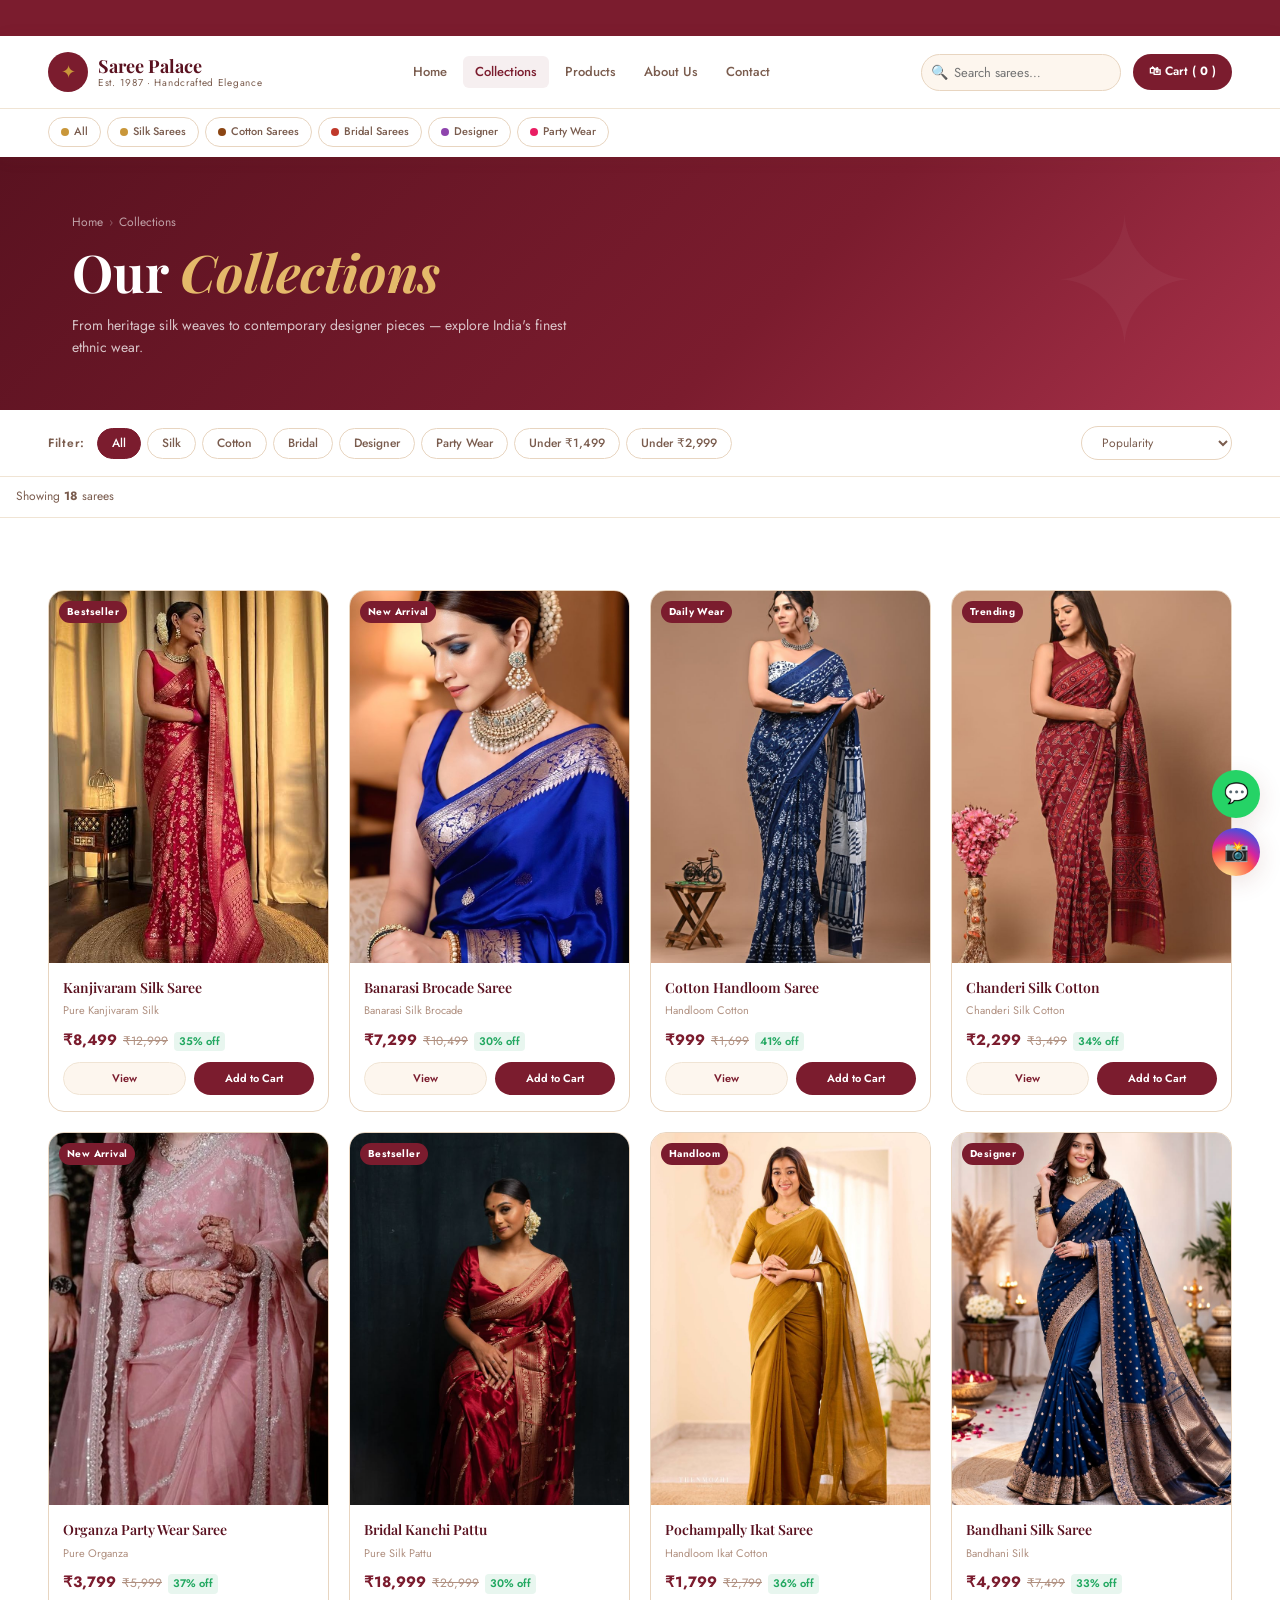
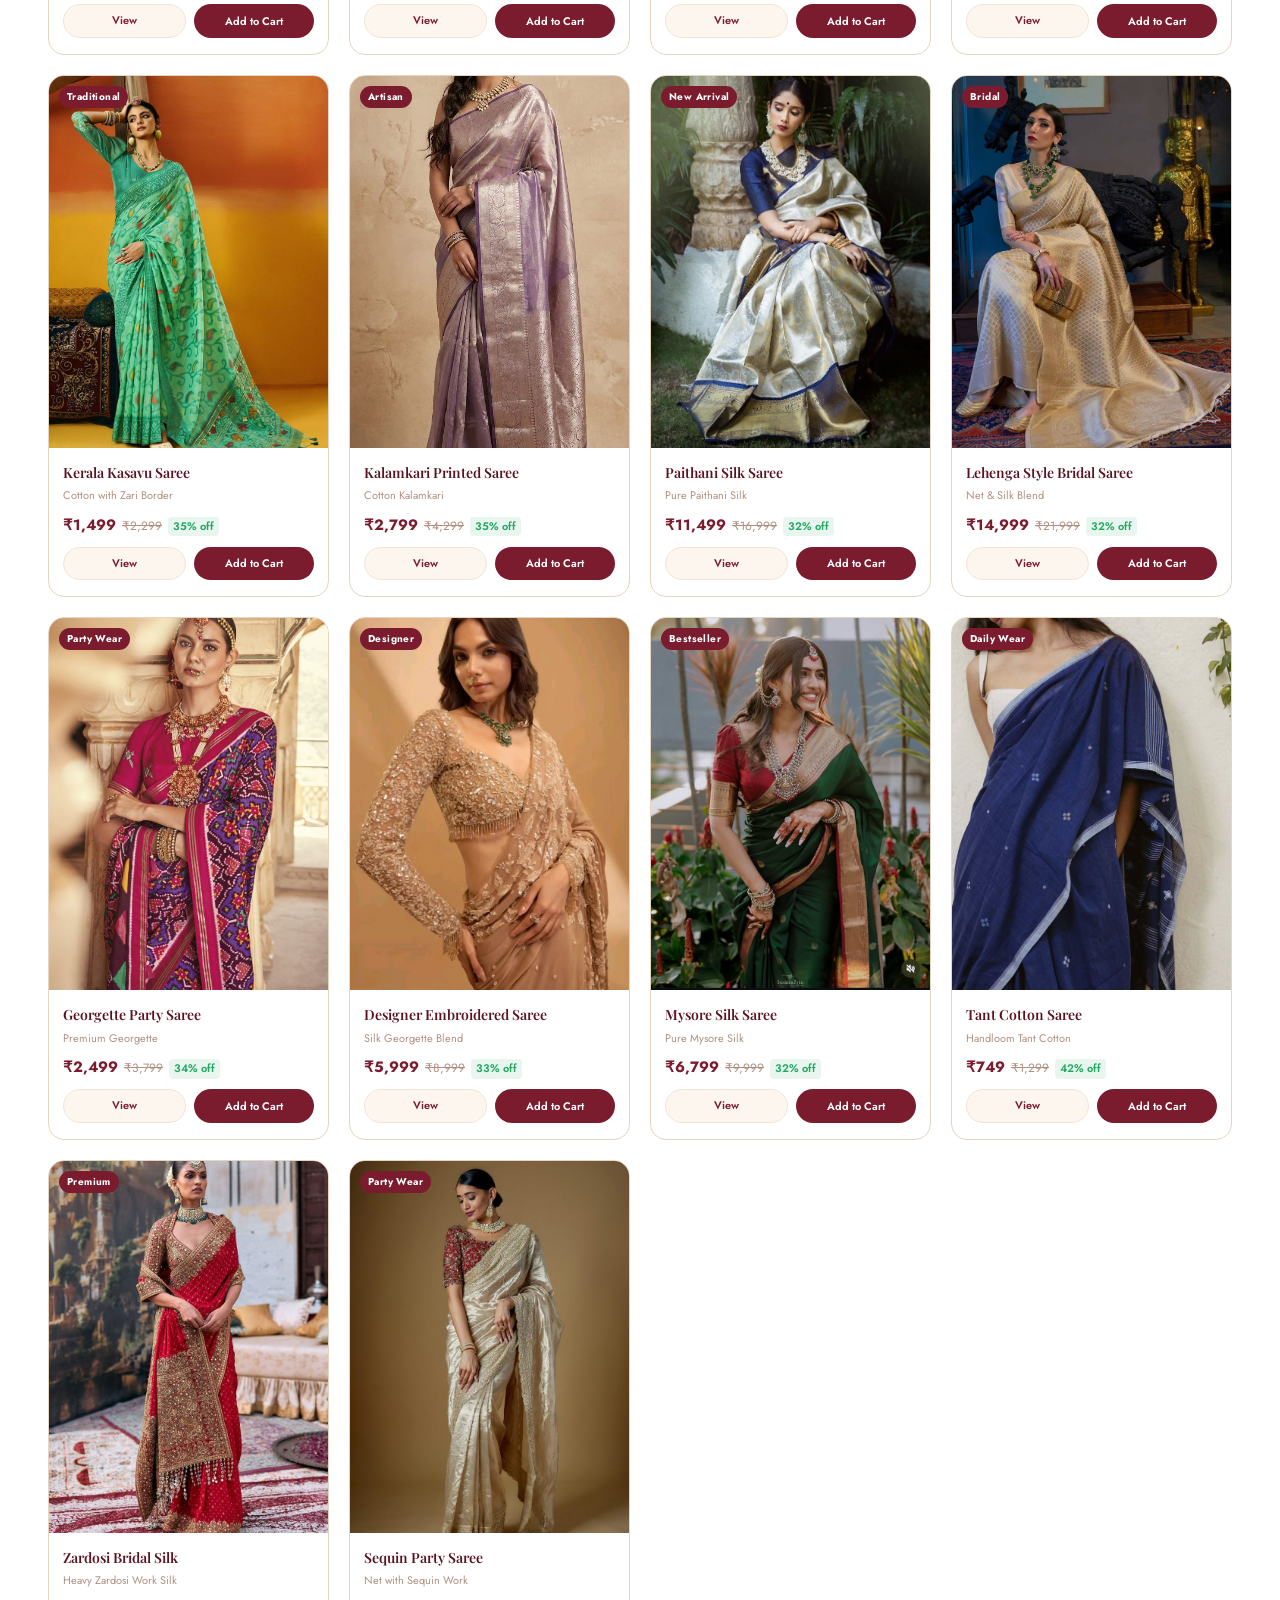
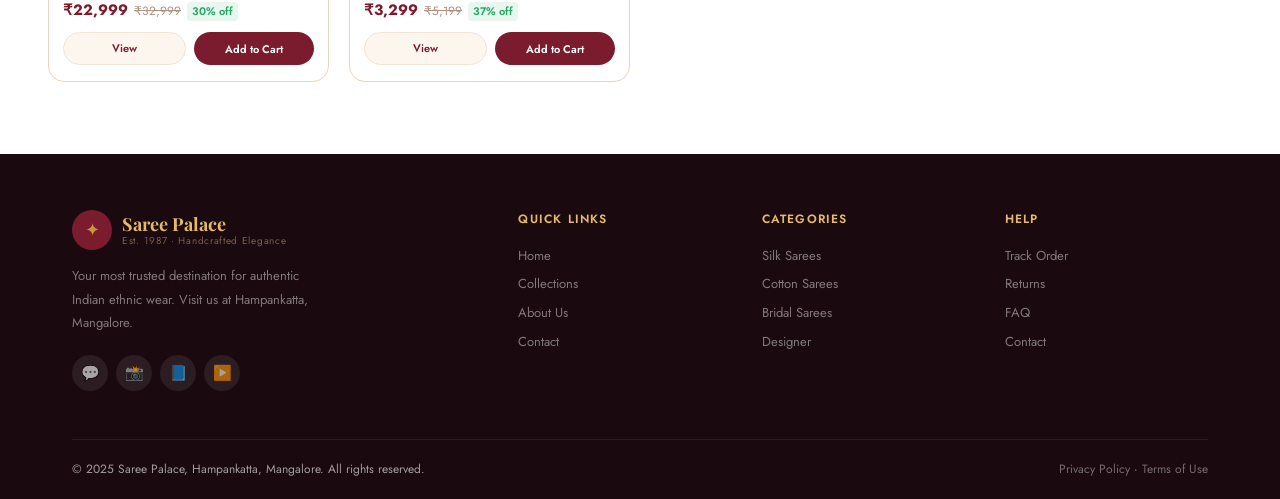
<file: collections.html>
<!DOCTYPE html>
<html lang="en">
<head>
  <meta charset="UTF-8"/>
  <meta name="viewport" content="width=device-width, initial-scale=1.0"/>
  <title>Collections – Saree Palace</title>
  <link rel="stylesheet" href="style.css"/>
</head>
<body>
<!-- MOBILE NAV -->
<div class="mnav" id="mnav">
  <div class="mnav-bg" id="mnav-bg"></div>
  <div class="mnav-drawer">
    <div class="mnav-hdr">
      <a href="index.html" class="logo">
        <div class="logo-icon" style="width:30px;height:30px;font-size:13px">✦</div>
        <div class="logo-text"><span class="logo-main">Saree Palace</span><span class="logo-sub">Est. 1987</span></div>
      </a>
      <button class="mnav-close" id="mnav-close">✕</button>
    </div>
    <div class="mnav-search">
      <span class="si">🔍</span>
      <input type="text" id="m-search" placeholder="Search sarees…"/>
      <div class="srp mnav-srp" id="m-srp"></div>
    </div>
    <nav class="mnav-links">
      <a href="index.html">Home</a>
      <a href="collections.html">Collections</a>
      <a href="product.html">Products</a>
      <a href="about.html">About Us</a>
      <a href="contact.html">Contact</a>
      <a href="cart.html">🛍 My Cart</a>
    </nav>
    <div class="mnav-cats">
      <h6>Shop by Category</h6>
      <div class="mnav-cat-grid">
        <a href="collections.html?cat=silk" class="mnav-cat-btn"><span class="cat-dot" style="background:#c9973a"></span>Silk</a>
        <a href="collections.html?cat=cotton" class="mnav-cat-btn"><span class="cat-dot" style="background:#8B4513"></span>Cotton</a>
        <a href="collections.html?cat=bridal" class="mnav-cat-btn"><span class="cat-dot" style="background:#c0392b"></span>Bridal</a>
        <a href="collections.html?cat=designer" class="mnav-cat-btn"><span class="cat-dot" style="background:#8e44ad"></span>Designer</a>
        <a href="collections.html?cat=party" class="mnav-cat-btn"><span class="cat-dot" style="background:#e91e63"></span>Party Wear</a>
        <a href="collections.html" class="mnav-cat-btn">✦ All</a>
      </div>
    </div>
    <div class="mnav-foot">
      <a href="https://wa.me/919876543210" target="_blank" class="mnav-wa">💬 WhatsApp</a>
      <a href="https://www.instagram.com/" target="_blank" class="mnav-ig">📸 Instagram</a>
    </div>
  </div>
</div>
<div class="ann-bar"><span>✦ Free Shipping above ₹1499 &nbsp;&nbsp; ✦ Code PALACE10 for 10% off &nbsp;&nbsp; ✦ New Arrivals Every Week! &nbsp;&nbsp; ✦ Authentic Handloom &amp; Silk since 1987</span></div>
<header class="header">
  <div class="header-top">
    <a href="index.html" class="logo">
      <div class="logo-icon">✦</div>
      <div class="logo-text"><span class="logo-main">Saree Palace</span><span class="logo-sub">Est. 1987 · Handcrafted Elegance</span></div>
    </a>
    <nav class="hdr-nav">
      <a href="index.html" >Home</a>
      <a href="collections.html" class="active">Collections</a>
      <a href="product.html" >Products</a>
      <a href="about.html" >About Us</a>
      <a href="contact.html" >Contact</a>
    </nav>
    <div class="hdr-actions">
      <div class="search-wrap">
        <span class="si">🔍</span>
        <input type="text" id="d-search" placeholder="Search sarees…"/>
        <div class="srp" id="d-srp"></div>
      </div>
      <a href="cart.html" class="btn-cart">🛍 Cart (<span class="cart-count">0</span>)</a>
      <button class="hamburger" id="ham-btn"><span></span><span></span><span></span></button>
    </div>
  </div>
  <nav class="cat-nav">
    <a href="collections.html"><span class="cat-dot" style="background:var(--gold)"></span>All</a>
    <a href="collections.html?cat=silk"><span class="cat-dot" style="background:#c9973a"></span>Silk Sarees</a>
    <a href="collections.html?cat=cotton"><span class="cat-dot" style="background:#8B4513"></span>Cotton Sarees</a>
    <a href="collections.html?cat=bridal"><span class="cat-dot" style="background:#c0392b"></span>Bridal Sarees</a>
    <a href="collections.html?cat=designer"><span class="cat-dot" style="background:#8e44ad"></span>Designer</a>
    <a href="collections.html?cat=party"><span class="cat-dot" style="background:#e91e63"></span>Party Wear</a>
  </nav>
</header>

<div class="pg-hero">
  <div class="breadcrumb"><a href="index.html">Home</a><span>›</span>Collections</div>
  <h1>Our <em>Collections</em></h1>
  <p>From heritage silk weaves to contemporary designer pieces — explore India's finest ethnic wear.</p>
</div>
<div class="filter-bar">
  <span class="filter-lbl">Filter:</span>
  <div class="chips" id="chips">
    <span class="chip active" data-f="all">All</span>
    <span class="chip" data-f="silk">Silk</span>
    <span class="chip" data-f="cotton">Cotton</span>
    <span class="chip" data-f="bridal">Bridal</span>
    <span class="chip" data-f="designer">Designer</span>
    <span class="chip" data-f="party">Party Wear</span>
    <span class="chip" data-f="u1499">Under ₹1,499</span>
    <span class="chip" data-f="u2999">Under ₹2,999</span>
  </div>
  <select id="sort-sel" class="filter-sort">
    <option value="0">Popularity</option>
    <option value="1">Price: Low to High</option>
    <option value="2">Price: High to Low</option>
    <option value="3">Best Discount</option>
  </select>
</div>
<div style="padding:10px 16px;font-size:12px;color:var(--muted);background:var(--white);border-bottom:1px solid var(--cream-dk)">Showing <strong id="cnt">0</strong> sarees</div>
<div class="no-res" id="no-res"><div class="icon">🧵</div><h3>No sarees found</h3><p>Try "silk", "cotton", "bridal", or "Kanjivaram".</p></div>
<section class="sec"><div class="prod-grid" id="coll-grid"></div></section>

<footer class="footer">
  <div class="foot-top">
    <div class="foot-brand">
      <a href="index.html" class="logo"><div class="logo-icon">✦</div><div class="logo-text"><span class="logo-main" style="color:var(--gold-lt)">Saree Palace</span><span class="logo-sub">Est. 1987 · Handcrafted Elegance</span></div></a>
      <p>Your most trusted destination for authentic Indian ethnic wear. Visit us at Hampankatta, Mangalore.</p>
      <div class="foot-social">
        <a href="https://wa.me/919876543210" target="_blank" class="foot-soc-btn">💬</a>
        <a href="https://www.instagram.com/" target="_blank" class="foot-soc-btn">📸</a>
        <a href="https://www.facebook.com/" target="_blank" class="foot-soc-btn">📘</a>
        <a href="https://www.youtube.com/" target="_blank" class="foot-soc-btn">▶️</a>
      </div>
    </div>
    <div class="foot-col"><h5>Quick Links</h5><a href="index.html">Home</a><a href="collections.html">Collections</a><a href="about.html">About Us</a><a href="contact.html">Contact</a></div>
    <div class="foot-col"><h5>Categories</h5><a href="collections.html?cat=silk">Silk Sarees</a><a href="collections.html?cat=cotton">Cotton Sarees</a><a href="collections.html?cat=bridal">Bridal Sarees</a><a href="collections.html?cat=designer">Designer</a></div>
    <div class="foot-col"><h5>Help</h5><a href="contact.html">Track Order</a><a href="contact.html">Returns</a><a href="contact.html">FAQ</a><a href="contact.html">Contact</a></div>
  </div>
  <div class="foot-div"></div>
  <div class="foot-bot">
    <p>© 2025 Saree Palace, Hampankatta, Mangalore. All rights reserved.</p>
    <p><a href="#">Privacy Policy</a> · <a href="#">Terms of Use</a></p>
  </div>
</footer>
<div class="float-wrap">
  <a href="https://wa.me/919876543210" target="_blank" class="fl-btn fl-wa">💬</a>
  <a href="https://www.instagram.com/" target="_blank" class="fl-btn fl-ig">📸</a>
  <button class="fl-btn fl-top" id="back-top">↑</button>
</div>
<script src="script.js"></script>
<script>
(function(){
  var h=document.getElementById('ham-btn'),n=document.getElementById('mnav'),c=document.getElementById('mnav-close'),b=document.getElementById('mnav-bg');
  function open(){n.classList.add('open');document.body.style.overflow='hidden';h&&h.classList.add('open');}
  function close(){n.classList.remove('open');document.body.style.overflow='';h&&h.classList.remove('open');}
  if(h)h.addEventListener('click',open);
  if(c)c.addEventListener('click',close);
  if(b)b.addEventListener('click',close);
  document.addEventListener('keydown',function(e){if(e.key==='Escape')close();});
})();
</script>
<script>
let af='all',as2='',sort=0;
const ucat=new URLSearchParams(location.search).get('cat');
const uq=new URLSearchParams(location.search).get('q');
if(ucat)af=ucat;
if(uq)as2=uq;

function filtered(){
  let l=[...PRODUCTS];
  if(af==='u1499')l=l.filter(p=>p.price<1499);
  else if(af==='u2999')l=l.filter(p=>p.price<2999);
  else if(af!=='all')l=l.filter(p=>p.category===af);
  if(as2){const q=as2.toLowerCase();l=l.filter(p=>(p.name+p.material+p.category+p.badge).toLowerCase().includes(q));}
  if(sort===1)l.sort((a,b)=>a.price-b.price);
  else if(sort===2)l.sort((a,b)=>b.price-a.price);
  else if(sort===3)l.sort((a,b)=>(b.oldPrice-b.price)/b.oldPrice-(a.oldPrice-a.price)/a.oldPrice);
  return l;
}
function render(){
  const g=document.getElementById('coll-grid');
  const nr=document.getElementById('no-res');
  const ct=document.getElementById('cnt');
  const prods=filtered();
  ct.textContent=prods.length;
  if(!prods.length){g.innerHTML='';nr.classList.add('show');return;}
  nr.classList.remove('show');
  g.innerHTML=prods.map(p=>{
    const d=Math.round((1-p.price/p.oldPrice)*100);
    return`<div class="prod-card" onclick="location.href='product.html?id=${p.id}'">
      <div class="prod-img"><img src="${p.img}" alt="${p.name}" loading="lazy"/>
        <div class="prod-badge">${p.badge}</div></div>
      <div class="prod-info">
        <div class="prod-name">${p.name}</div>
        <div class="prod-mat">${p.material}</div>
        <div class="prod-price"><span class="p-now">₹${p.price.toLocaleString('en-IN')}</span><span class="p-old">₹${p.oldPrice.toLocaleString('en-IN')}</span><span class="p-off">${d}% off</span></div>
        <div class="prod-acts">
          <a href="product.html?id=${p.id}" class="btn-view" onclick="event.stopPropagation()">View</a>
          <button class="btn-ac" onclick="event.stopPropagation();addToCart(${p.id})">Add to Cart</button>
        </div>
      </div></div>`;}).join('');
}
function setf(f){
  af=f;
  document.querySelectorAll('.chip').forEach(c=>c.classList.toggle('active',c.dataset.f===f));
  render();window.scrollTo({top:0,behavior:'smooth'});
}
document.querySelectorAll('.chip').forEach(c=>c.addEventListener('click',()=>setf(c.dataset.f)));
document.getElementById('sort-sel').addEventListener('change',function(){sort=+this.value;render();});
// wire desktop search to filter
document.getElementById('d-search').addEventListener('input',function(){
  as2=this.value.trim();af='all';
  document.querySelectorAll('.chip').forEach(c=>c.classList.toggle('active',c.dataset.f==='all'));
  render();
});
if(ucat){document.querySelectorAll('.chip').forEach(c=>c.classList.toggle('active',c.dataset.f===ucat));}
if(uq){const si=document.getElementById('d-search');if(si)si.value=uq;}
render();
</script>
</body>
</html>
</file>
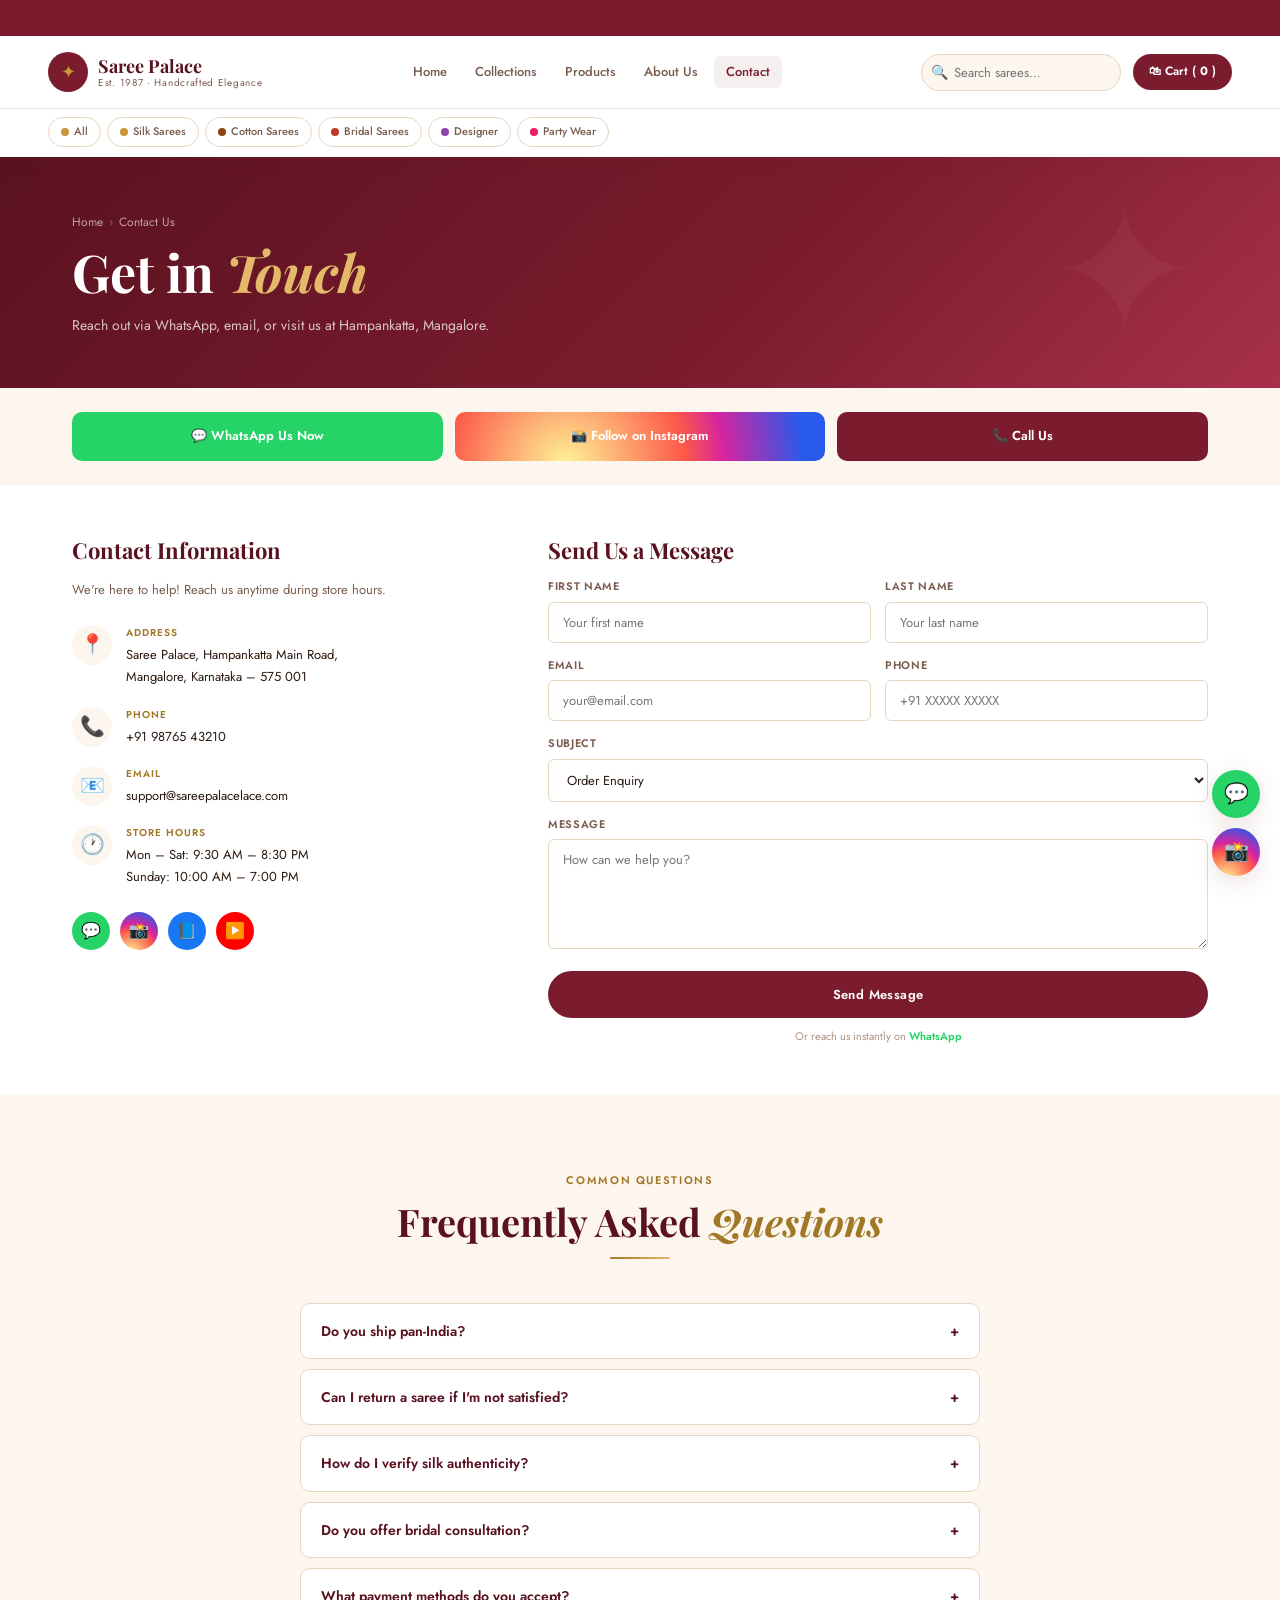
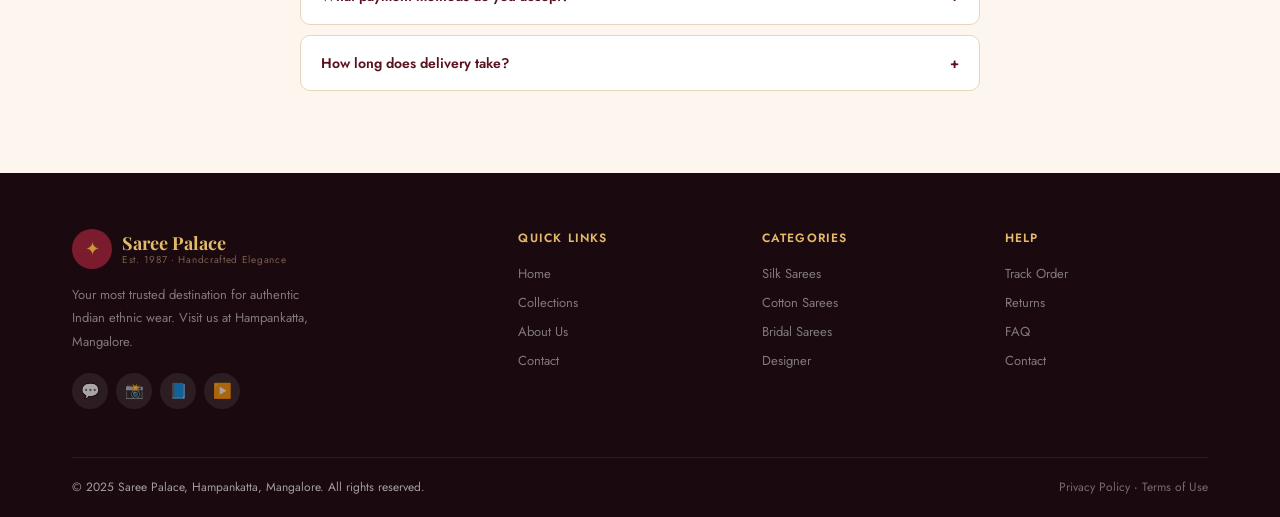
<file: contact.html>
<!DOCTYPE html>
<html lang="en">
<head>
  <meta charset="UTF-8"/>
  <meta name="viewport" content="width=device-width, initial-scale=1.0"/>
  <title>Contact Us – Saree Palace</title>
  <link rel="stylesheet" href="style.css"/>
</head>
<body>
<!-- MOBILE NAV -->
<div class="mnav" id="mnav">
  <div class="mnav-bg" id="mnav-bg"></div>
  <div class="mnav-drawer">
    <div class="mnav-hdr">
      <a href="index.html" class="logo">
        <div class="logo-icon" style="width:30px;height:30px;font-size:13px">✦</div>
        <div class="logo-text"><span class="logo-main">Saree Palace</span><span class="logo-sub">Est. 1987</span></div>
      </a>
      <button class="mnav-close" id="mnav-close">✕</button>
    </div>
    <div class="mnav-search">
      <span class="si">🔍</span>
      <input type="text" id="m-search" placeholder="Search sarees…"/>
      <div class="srp mnav-srp" id="m-srp"></div>
    </div>
    <nav class="mnav-links">
      <a href="index.html">Home</a>
      <a href="collections.html">Collections</a>
      <a href="product.html">Products</a>
      <a href="about.html">About Us</a>
      <a href="contact.html">Contact</a>
      <a href="cart.html">🛍 My Cart</a>
    </nav>
    <div class="mnav-cats">
      <h6>Shop by Category</h6>
      <div class="mnav-cat-grid">
        <a href="collections.html?cat=silk" class="mnav-cat-btn"><span class="cat-dot" style="background:#c9973a"></span>Silk</a>
        <a href="collections.html?cat=cotton" class="mnav-cat-btn"><span class="cat-dot" style="background:#8B4513"></span>Cotton</a>
        <a href="collections.html?cat=bridal" class="mnav-cat-btn"><span class="cat-dot" style="background:#c0392b"></span>Bridal</a>
        <a href="collections.html?cat=designer" class="mnav-cat-btn"><span class="cat-dot" style="background:#8e44ad"></span>Designer</a>
        <a href="collections.html?cat=party" class="mnav-cat-btn"><span class="cat-dot" style="background:#e91e63"></span>Party Wear</a>
        <a href="collections.html" class="mnav-cat-btn">✦ All</a>
      </div>
    </div>
    <div class="mnav-foot">
      <a href="https://wa.me/919876543210" target="_blank" class="mnav-wa">💬 WhatsApp</a>
      <a href="https://www.instagram.com/" target="_blank" class="mnav-ig">📸 Instagram</a>
    </div>
  </div>
</div>
<div class="ann-bar"><span>✦ Free Shipping above ₹1499 &nbsp;&nbsp; ✦ Code PALACE10 for 10% off &nbsp;&nbsp; ✦ New Arrivals Every Week! &nbsp;&nbsp; ✦ Authentic Handloom &amp; Silk since 1987</span></div>
<header class="header">
  <div class="header-top">
    <a href="index.html" class="logo">
      <div class="logo-icon">✦</div>
      <div class="logo-text"><span class="logo-main">Saree Palace</span><span class="logo-sub">Est. 1987 · Handcrafted Elegance</span></div>
    </a>
    <nav class="hdr-nav">
      <a href="index.html" >Home</a>
      <a href="collections.html" >Collections</a>
      <a href="product.html" >Products</a>
      <a href="about.html" >About Us</a>
      <a href="contact.html" class="active">Contact</a>
    </nav>
    <div class="hdr-actions">
      <div class="search-wrap">
        <span class="si">🔍</span>
        <input type="text" id="d-search" placeholder="Search sarees…"/>
        <div class="srp" id="d-srp"></div>
      </div>
      <a href="cart.html" class="btn-cart">🛍 Cart (<span class="cart-count">0</span>)</a>
      <button class="hamburger" id="ham-btn"><span></span><span></span><span></span></button>
    </div>
  </div>
  <nav class="cat-nav">
    <a href="collections.html"><span class="cat-dot" style="background:var(--gold)"></span>All</a>
    <a href="collections.html?cat=silk"><span class="cat-dot" style="background:#c9973a"></span>Silk Sarees</a>
    <a href="collections.html?cat=cotton"><span class="cat-dot" style="background:#8B4513"></span>Cotton Sarees</a>
    <a href="collections.html?cat=bridal"><span class="cat-dot" style="background:#c0392b"></span>Bridal Sarees</a>
    <a href="collections.html?cat=designer"><span class="cat-dot" style="background:#8e44ad"></span>Designer</a>
    <a href="collections.html?cat=party"><span class="cat-dot" style="background:#e91e63"></span>Party Wear</a>
  </nav>
</header>

<div class="pg-hero">
  <div class="breadcrumb"><a href="index.html">Home</a><span>›</span>Contact Us</div>
  <h1>Get in <em>Touch</em></h1>
  <p>Reach out via WhatsApp, email, or visit us at Hampankatta, Mangalore.</p>
</div>
<div class="quick-social">
  <a href="https://wa.me/919876543210" target="_blank" class="quick-btn q-wa">💬 WhatsApp Us Now</a>
  <a href="https://www.instagram.com/" target="_blank" class="quick-btn q-ig">📸 Follow on Instagram</a>
  <a href="tel:+919876543210" class="quick-btn q-call">📞 Call Us</a>
</div>
<section class="contact-grid">
  <div class="contact-info">
    <h3>Contact Information</h3>
    <p>We're here to help! Reach us anytime during store hours.</p>
    <div class="c-detail"><div class="c-icon">📍</div><div><div class="c-lbl">Address</div><div class="c-val">Saree Palace, Hampankatta Main Road,<br/>Mangalore, Karnataka – 575 001</div></div></div>
    <div class="c-detail"><div class="c-icon">📞</div><div><div class="c-lbl">Phone</div><div class="c-val"><a href="tel:+919876543210" style="color:inherit">+91 98765 43210</a></div></div></div>
    <div class="c-detail"><div class="c-icon">📧</div><div><div class="c-lbl">Email</div><div class="c-val"><a href="mailto:support@sareepalacelace.com" style="color:inherit">support@sareepalacelace.com</a></div></div></div>
    <div class="c-detail"><div class="c-icon">🕐</div><div><div class="c-lbl">Store Hours</div><div class="c-val">Mon – Sat: 9:30 AM – 8:30 PM<br/>Sunday: 10:00 AM – 7:00 PM</div></div></div>
    <div class="c-social">
      <a href="https://wa.me/919876543210" target="_blank" class="c-soc-btn" style="background:#25D366">💬</a>
      <a href="https://www.instagram.com/" target="_blank" class="c-soc-btn" style="background:radial-gradient(circle at 30% 107%,#fdf497 0%,#fd5949 45%,#d6249f 60%,#285AEB 90%)">📸</a>
      <a href="https://www.facebook.com/" target="_blank" class="c-soc-btn" style="background:#1877F2">📘</a>
      <a href="https://www.youtube.com/" target="_blank" class="c-soc-btn" style="background:#FF0000">▶️</a>
    </div>
  </div>
  <div class="contact-form">
    <h3>Send Us a Message</h3>
    <div class="form-row">
      <div class="form-group"><label>First Name</label><input type="text" placeholder="Your first name"/></div>
      <div class="form-group"><label>Last Name</label><input type="text" placeholder="Your last name"/></div>
    </div>
    <div class="form-row">
      <div class="form-group"><label>Email</label><input type="email" placeholder="your@email.com"/></div>
      <div class="form-group"><label>Phone</label><input type="tel" placeholder="+91 XXXXX XXXXX"/></div>
    </div>
    <div class="form-group"><label>Subject</label><select><option>Order Enquiry</option><option>Product Information</option><option>Bridal Consultation</option><option>Return / Exchange</option><option>Wholesale Enquiry</option><option>Other</option></select></div>
    <div class="form-group"><label>Message</label><textarea placeholder="How can we help you?"></textarea></div>
    <button class="btn-pri" style="width:100%;padding:14px;font-size:13px" onclick="showToast('✦ Message sent! We'll reply within 24 hours.')">Send Message</button>
    <p style="font-size:11px;color:var(--lt-muted);margin-top:10px;text-align:center">Or reach us instantly on <a href="https://wa.me/919876543210" target="_blank" style="color:#25D366;font-weight:600">WhatsApp</a></p>
  </div>
</section>
<section class="sec bg-cream">
  <div class="sec-hdr"><span class="sec-lbl">Common Questions</span><h2 class="sec-title">Frequently Asked <em>Questions</em></h2><div class="divider"></div></div>
  <div style="max-width:680px;margin:0 auto" id="faq"></div>
</section>

<footer class="footer">
  <div class="foot-top">
    <div class="foot-brand">
      <a href="index.html" class="logo"><div class="logo-icon">✦</div><div class="logo-text"><span class="logo-main" style="color:var(--gold-lt)">Saree Palace</span><span class="logo-sub">Est. 1987 · Handcrafted Elegance</span></div></a>
      <p>Your most trusted destination for authentic Indian ethnic wear. Visit us at Hampankatta, Mangalore.</p>
      <div class="foot-social">
        <a href="https://wa.me/919876543210" target="_blank" class="foot-soc-btn">💬</a>
        <a href="https://www.instagram.com/" target="_blank" class="foot-soc-btn">📸</a>
        <a href="https://www.facebook.com/" target="_blank" class="foot-soc-btn">📘</a>
        <a href="https://www.youtube.com/" target="_blank" class="foot-soc-btn">▶️</a>
      </div>
    </div>
    <div class="foot-col"><h5>Quick Links</h5><a href="index.html">Home</a><a href="collections.html">Collections</a><a href="about.html">About Us</a><a href="contact.html">Contact</a></div>
    <div class="foot-col"><h5>Categories</h5><a href="collections.html?cat=silk">Silk Sarees</a><a href="collections.html?cat=cotton">Cotton Sarees</a><a href="collections.html?cat=bridal">Bridal Sarees</a><a href="collections.html?cat=designer">Designer</a></div>
    <div class="foot-col"><h5>Help</h5><a href="contact.html">Track Order</a><a href="contact.html">Returns</a><a href="contact.html">FAQ</a><a href="contact.html">Contact</a></div>
  </div>
  <div class="foot-div"></div>
  <div class="foot-bot">
    <p>© 2025 Saree Palace, Hampankatta, Mangalore. All rights reserved.</p>
    <p><a href="#">Privacy Policy</a> · <a href="#">Terms of Use</a></p>
  </div>
</footer>
<div class="float-wrap">
  <a href="https://wa.me/919876543210" target="_blank" class="fl-btn fl-wa">💬</a>
  <a href="https://www.instagram.com/" target="_blank" class="fl-btn fl-ig">📸</a>
  <button class="fl-btn fl-top" id="back-top">↑</button>
</div>
<script src="script.js"></script>
<script>
(function(){
  var h=document.getElementById('ham-btn'),n=document.getElementById('mnav'),c=document.getElementById('mnav-close'),b=document.getElementById('mnav-bg');
  function open(){n.classList.add('open');document.body.style.overflow='hidden';h&&h.classList.add('open');}
  function close(){n.classList.remove('open');document.body.style.overflow='';h&&h.classList.remove('open');}
  if(h)h.addEventListener('click',open);
  if(c)c.addEventListener('click',close);
  if(b)b.addEventListener('click',close);
  document.addEventListener('keydown',function(e){if(e.key==='Escape')close();});
})();
</script>
<script>
const FAQS=[
  {q:'Do you ship pan-India?',a:'Yes! We deliver across India. Orders above ₹1,499 get free shipping. Below that, a flat ₹99 charge applies.'},
  {q:"Can I return a saree if I'm not satisfied?",a:'We offer a 7-day hassle-free return policy. The saree must be unworn, unwashed and in original packaging.'},
  {q:'How do I verify silk authenticity?',a:'All our silk sarees come with a Silk Mark certificate. You can also WhatsApp us for a video verification call.'},
  {q:'Do you offer bridal consultation?',a:'Absolutely! Visit our Hampankatta store or chat with our bridal expert on WhatsApp for personalised guidance.'},
  {q:'What payment methods do you accept?',a:'We accept UPI, Credit/Debit Cards, Net Banking, and Cash on Delivery (COD) for most pin codes.'},
  {q:"How long does delivery take?",a:"Metro cities: 2–4 business days. Other cities: 4–7 business days. Tracking link sent via SMS/WhatsApp."},
];
document.getElementById('faq').innerHTML=FAQS.map((f,i)=>`
  <div class="faq-item">
    <div class="faq-q" onclick="tFaq(${i})"><span>${f.q}</span><span id="fa${i}">+</span></div>
    <div class="faq-a" id="faq${i}">${f.a}</div>
  </div>`).join('');
function tFaq(i){
  const a=document.getElementById('faq'+i),ar=document.getElementById('fa'+i);
  const o=a.style.display==='block';
  a.style.display=o?'none':'block';ar.textContent=o?'+':'−';
}
</script>
</body>
</html>
</file>
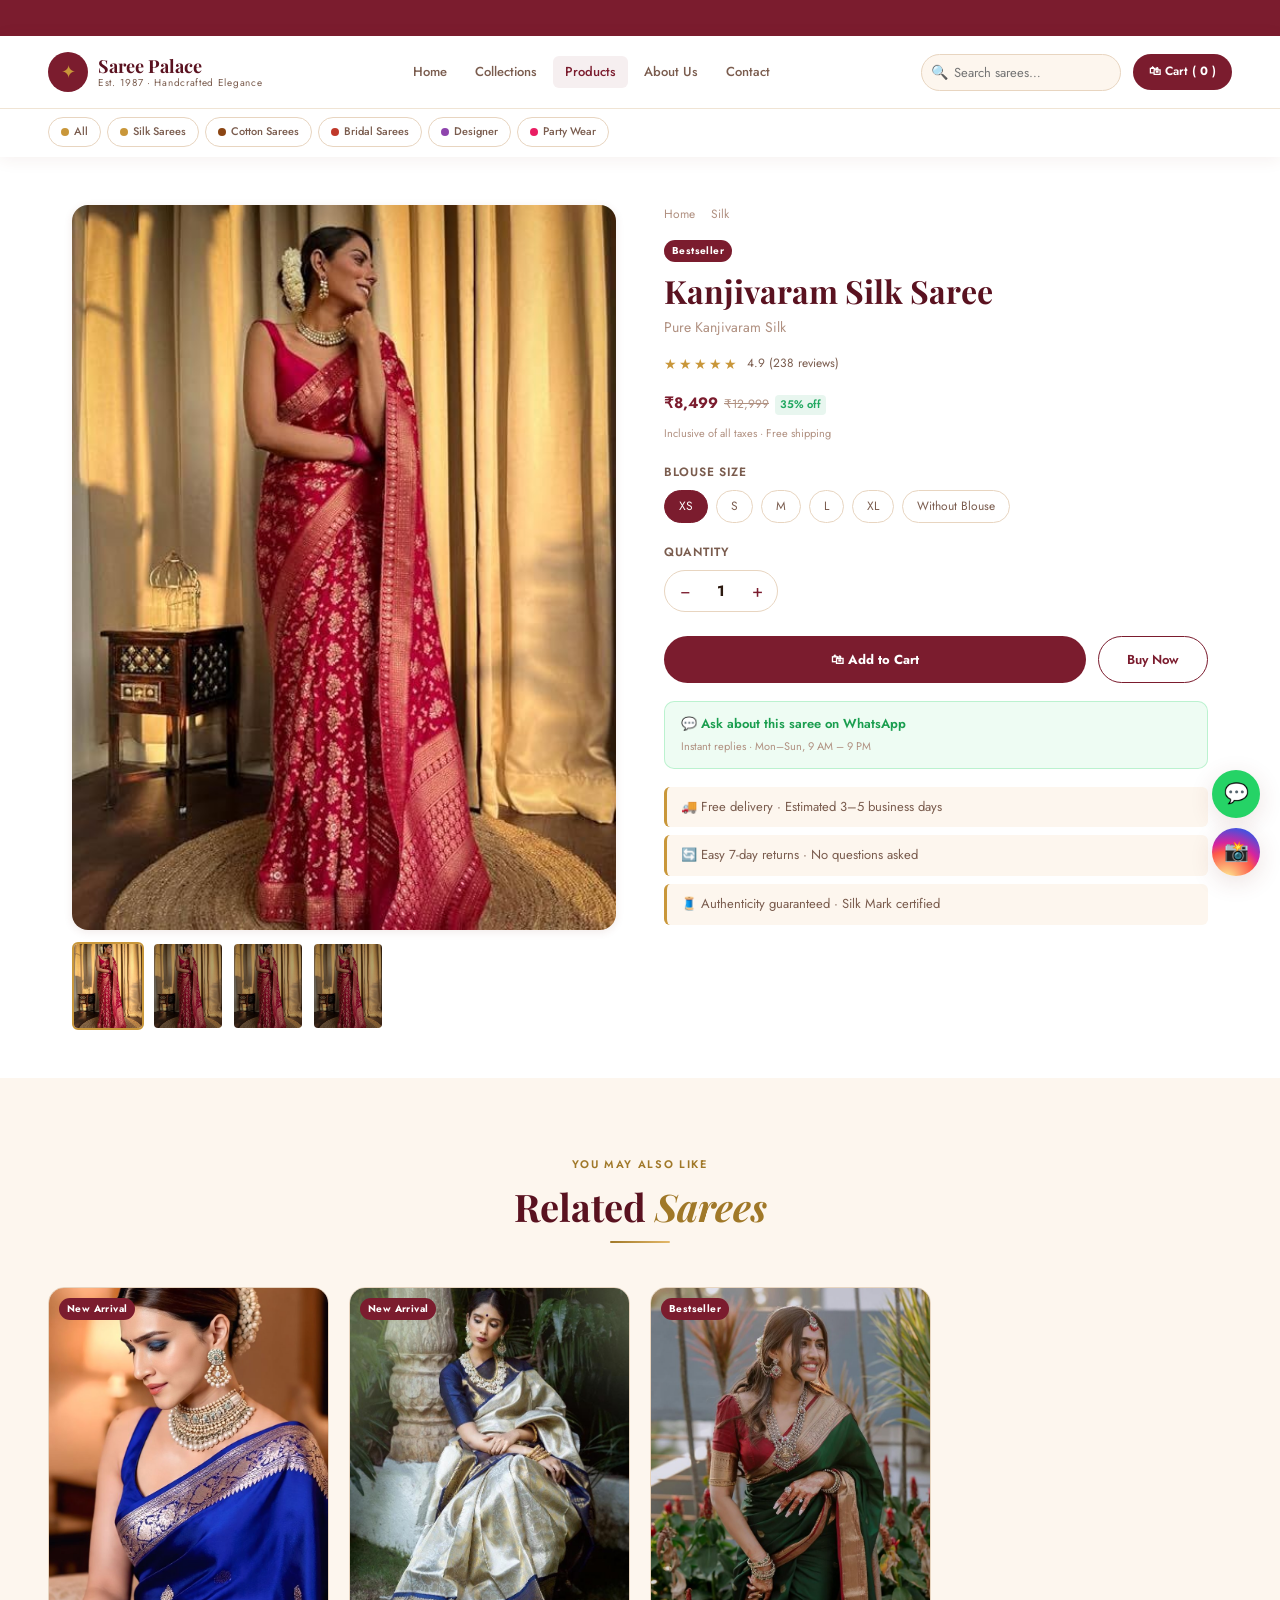
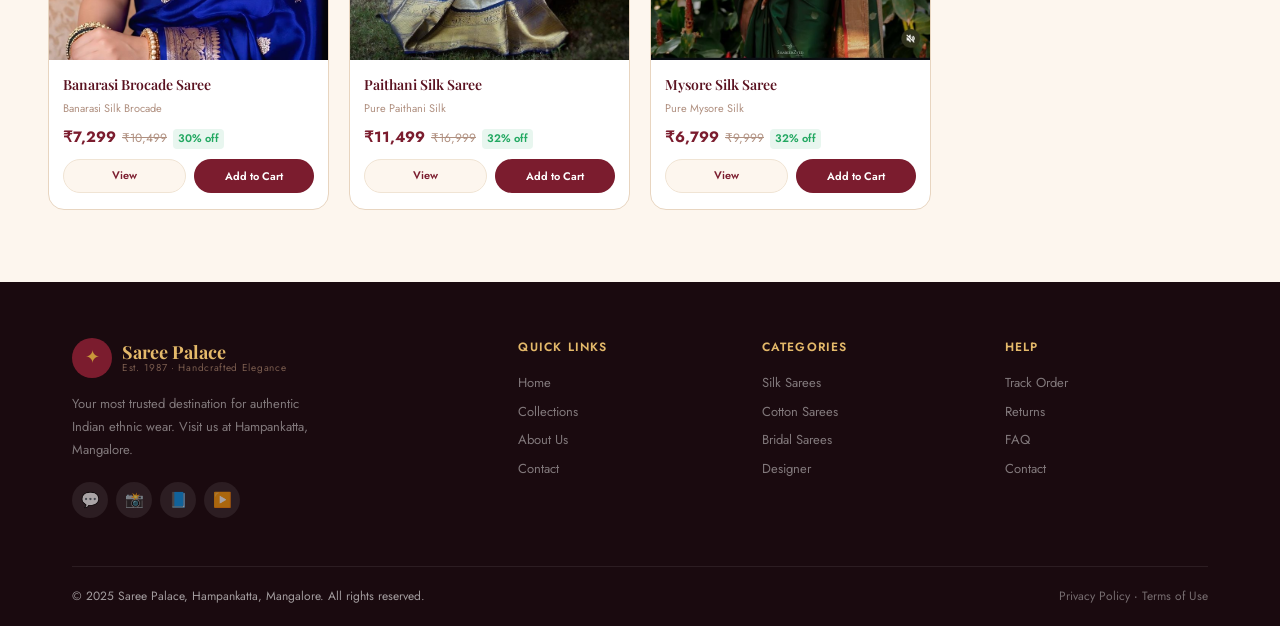
<file: product.html>
<!DOCTYPE html>
<html lang="en">
<head>
  <meta charset="UTF-8"/>
  <meta name="viewport" content="width=device-width, initial-scale=1.0"/>
  <title>Product – Saree Palace</title>
  <link rel="stylesheet" href="style.css"/>
</head>
<body>
<!-- MOBILE NAV -->
<div class="mnav" id="mnav">
  <div class="mnav-bg" id="mnav-bg"></div>
  <div class="mnav-drawer">
    <div class="mnav-hdr">
      <a href="index.html" class="logo">
        <div class="logo-icon" style="width:30px;height:30px;font-size:13px">✦</div>
        <div class="logo-text"><span class="logo-main">Saree Palace</span><span class="logo-sub">Est. 1987</span></div>
      </a>
      <button class="mnav-close" id="mnav-close">✕</button>
    </div>
    <div class="mnav-search">
      <span class="si">🔍</span>
      <input type="text" id="m-search" placeholder="Search sarees…"/>
      <div class="srp mnav-srp" id="m-srp"></div>
    </div>
    <nav class="mnav-links">
      <a href="index.html">Home</a>
      <a href="collections.html">Collections</a>
      <a href="product.html">Products</a>
      <a href="about.html">About Us</a>
      <a href="contact.html">Contact</a>
      <a href="cart.html">🛍 My Cart</a>
    </nav>
    <div class="mnav-cats">
      <h6>Shop by Category</h6>
      <div class="mnav-cat-grid">
        <a href="collections.html?cat=silk" class="mnav-cat-btn"><span class="cat-dot" style="background:#c9973a"></span>Silk</a>
        <a href="collections.html?cat=cotton" class="mnav-cat-btn"><span class="cat-dot" style="background:#8B4513"></span>Cotton</a>
        <a href="collections.html?cat=bridal" class="mnav-cat-btn"><span class="cat-dot" style="background:#c0392b"></span>Bridal</a>
        <a href="collections.html?cat=designer" class="mnav-cat-btn"><span class="cat-dot" style="background:#8e44ad"></span>Designer</a>
        <a href="collections.html?cat=party" class="mnav-cat-btn"><span class="cat-dot" style="background:#e91e63"></span>Party Wear</a>
        <a href="collections.html" class="mnav-cat-btn">✦ All</a>
      </div>
    </div>
    <div class="mnav-foot">
      <a href="https://wa.me/919876543210" target="_blank" class="mnav-wa">💬 WhatsApp</a>
      <a href="https://www.instagram.com/" target="_blank" class="mnav-ig">📸 Instagram</a>
    </div>
  </div>
</div>
<div class="ann-bar"><span>✦ Free Shipping above ₹1499 &nbsp;&nbsp; ✦ Code PALACE10 for 10% off &nbsp;&nbsp; ✦ New Arrivals Every Week! &nbsp;&nbsp; ✦ Authentic Handloom &amp; Silk since 1987</span></div>
<header class="header">
  <div class="header-top">
    <a href="index.html" class="logo">
      <div class="logo-icon">✦</div>
      <div class="logo-text"><span class="logo-main">Saree Palace</span><span class="logo-sub">Est. 1987 · Handcrafted Elegance</span></div>
    </a>
    <nav class="hdr-nav">
      <a href="index.html" >Home</a>
      <a href="collections.html" >Collections</a>
      <a href="product.html" class="active">Products</a>
      <a href="about.html" >About Us</a>
      <a href="contact.html" >Contact</a>
    </nav>
    <div class="hdr-actions">
      <div class="search-wrap">
        <span class="si">🔍</span>
        <input type="text" id="d-search" placeholder="Search sarees…"/>
        <div class="srp" id="d-srp"></div>
      </div>
      <a href="cart.html" class="btn-cart">🛍 Cart (<span class="cart-count">0</span>)</a>
      <button class="hamburger" id="ham-btn"><span></span><span></span><span></span></button>
    </div>
  </div>
  <nav class="cat-nav">
    <a href="collections.html"><span class="cat-dot" style="background:var(--gold)"></span>All</a>
    <a href="collections.html?cat=silk"><span class="cat-dot" style="background:#c9973a"></span>Silk Sarees</a>
    <a href="collections.html?cat=cotton"><span class="cat-dot" style="background:#8B4513"></span>Cotton Sarees</a>
    <a href="collections.html?cat=bridal"><span class="cat-dot" style="background:#c0392b"></span>Bridal Sarees</a>
    <a href="collections.html?cat=designer"><span class="cat-dot" style="background:#8e44ad"></span>Designer</a>
    <a href="collections.html?cat=party"><span class="cat-dot" style="background:#e91e63"></span>Party Wear</a>
  </nav>
</header>

<section class="pd-wrap" id="pd-area"></section>
<section class="sec bg-cream">
  <div class="sec-hdr"><span class="sec-lbl">You May Also Like</span><h2 class="sec-title">Related <em>Sarees</em></h2><div class="divider"></div></div>
  <div class="prod-grid" id="rel-grid"></div>
</section>

<footer class="footer">
  <div class="foot-top">
    <div class="foot-brand">
      <a href="index.html" class="logo"><div class="logo-icon">✦</div><div class="logo-text"><span class="logo-main" style="color:var(--gold-lt)">Saree Palace</span><span class="logo-sub">Est. 1987 · Handcrafted Elegance</span></div></a>
      <p>Your most trusted destination for authentic Indian ethnic wear. Visit us at Hampankatta, Mangalore.</p>
      <div class="foot-social">
        <a href="https://wa.me/919876543210" target="_blank" class="foot-soc-btn">💬</a>
        <a href="https://www.instagram.com/" target="_blank" class="foot-soc-btn">📸</a>
        <a href="https://www.facebook.com/" target="_blank" class="foot-soc-btn">📘</a>
        <a href="https://www.youtube.com/" target="_blank" class="foot-soc-btn">▶️</a>
      </div>
    </div>
    <div class="foot-col"><h5>Quick Links</h5><a href="index.html">Home</a><a href="collections.html">Collections</a><a href="about.html">About Us</a><a href="contact.html">Contact</a></div>
    <div class="foot-col"><h5>Categories</h5><a href="collections.html?cat=silk">Silk Sarees</a><a href="collections.html?cat=cotton">Cotton Sarees</a><a href="collections.html?cat=bridal">Bridal Sarees</a><a href="collections.html?cat=designer">Designer</a></div>
    <div class="foot-col"><h5>Help</h5><a href="contact.html">Track Order</a><a href="contact.html">Returns</a><a href="contact.html">FAQ</a><a href="contact.html">Contact</a></div>
  </div>
  <div class="foot-div"></div>
  <div class="foot-bot">
    <p>© 2025 Saree Palace, Hampankatta, Mangalore. All rights reserved.</p>
    <p><a href="#">Privacy Policy</a> · <a href="#">Terms of Use</a></p>
  </div>
</footer>
<div class="float-wrap">
  <a href="https://wa.me/919876543210" target="_blank" class="fl-btn fl-wa">💬</a>
  <a href="https://www.instagram.com/" target="_blank" class="fl-btn fl-ig">📸</a>
  <button class="fl-btn fl-top" id="back-top">↑</button>
</div>
<script src="script.js"></script>
<script>
(function(){
  var h=document.getElementById('ham-btn'),n=document.getElementById('mnav'),c=document.getElementById('mnav-close'),b=document.getElementById('mnav-bg');
  function open(){n.classList.add('open');document.body.style.overflow='hidden';h&&h.classList.add('open');}
  function close(){n.classList.remove('open');document.body.style.overflow='';h&&h.classList.remove('open');}
  if(h)h.addEventListener('click',open);
  if(c)c.addEventListener('click',close);
  if(b)b.addEventListener('click',close);
  document.addEventListener('keydown',function(e){if(e.key==='Escape')close();});
})();
</script>
<script>
let qty=1;
function load(){
  const id=parseInt(new URLSearchParams(location.search).get('id'))||1;
  const p=PRODUCTS.find(x=>x.id===id)||PRODUCTS[0];
  document.title=p.name+' – Saree Palace';
  const d=Math.round((1-p.price/p.oldPrice)*100);
  document.getElementById('pd-area').innerHTML=`
    <div class="pd-gallery">
      <div class="pd-main"><img src="${p.img}" alt="${p.name}" id="pd-img"/></div>
      <div class="pd-thumbs">
        ${[0,1,2,3].map(i=>`<div class="pd-thumb${i===0?' active':''}" onclick="swImg(this,'${p.img}')"><img src="${p.img}" alt="${p.name}" style="filter:${i===0?'none':'brightness(.7)'}"/></div>`).join('')}
      </div>
    </div>
    <div class="pd-info">
      <div class="breadcrumb" style="justify-content:flex-start;margin-bottom:12px">
        <a href="index.html" style="color:var(--lt-muted)">Home</a><span>›</span>
        <a href="collections.html?cat=${p.category}" style="color:var(--lt-muted)">${p.category.charAt(0).toUpperCase()+p.category.slice(1)}</a><span>›</span>
        <span>${p.name}</span>
      </div>
      <span class="prod-badge" style="position:static;display:inline-block;margin-bottom:10px">${p.badge}</span>
      <h1 class="pd-title">${p.name}</h1>
      <div class="prod-mat" style="font-size:14px;margin-bottom:14px">${p.material}</div>
      <div class="pd-rating"><span class="stars">★★★★★</span><span class="rc">4.9 (238 reviews)</span></div>
      <div class="pd-price">
        <div class="prod-price"><span class="p-now">₹${p.price.toLocaleString('en-IN')}</span><span class="p-old">₹${p.oldPrice.toLocaleString('en-IN')}</span><span class="p-off">${d}% off</span></div>
        <p>Inclusive of all taxes · Free shipping</p>
      </div>
      <div class="opt-lbl">Blouse Size</div>
      <div class="swatches" id="sw">
        <span class="swatch active">XS</span><span class="swatch">S</span><span class="swatch">M</span><span class="swatch">L</span><span class="swatch">XL</span><span class="swatch">Without Blouse</span>
      </div>
      <div class="opt-lbl">Quantity</div>
      <div class="qty-row">
        <button class="qty-btn" onclick="cq(-1)">−</button>
        <span class="qty-num" id="qn">1</span>
        <button class="qty-btn" onclick="cq(1)">+</button>
      </div>
      <div class="pd-cta">
        <button class="btn-buy" onclick="addToCart(${p.id})">🛍 Add to Cart</button>
        <button class="btn-out2" onclick="showToast('✦ Proceeding to checkout…')">Buy Now</button>
      </div>
      <div class="pd-wa-box">
        <div style="font-size:13px;color:var(--muted)">💬 <a href="https://wa.me/919876543210?text=Hi, I'm interested in the ${encodeURIComponent(p.name)}" target="_blank">Ask about this saree on WhatsApp</a></div>
        <div style="font-size:11px;color:var(--lt-muted);margin-top:3px">Instant replies · Mon–Sun, 9 AM – 9 PM</div>
      </div>
      <div class="pd-features">
        <div class="pd-feat">🚚 Free delivery · Estimated 3–5 business days</div>
        <div class="pd-feat">🔄 Easy 7-day returns · No questions asked</div>
        <div class="pd-feat">🧵 Authenticity guaranteed · Silk Mark certified</div>
      </div>
    </div>`;
  document.querySelectorAll('#sw .swatch').forEach(s=>s.addEventListener('click',function(){document.querySelectorAll('#sw .swatch').forEach(x=>x.classList.remove('active'));this.classList.add('active');}));
  // Related
  const rel=PRODUCTS.filter(x=>x.category===p.category&&x.id!==p.id).slice(0,4);
  document.getElementById('rel-grid').innerHTML=rel.map(r=>{
    const rd=Math.round((1-r.price/r.oldPrice)*100);
    return`<div class="prod-card" onclick="location.href='product.html?id=${r.id}'">
      <div class="prod-img"><img src="${r.img}" alt="${r.name}" loading="lazy"/><div class="prod-badge">${r.badge}</div></div>
      <div class="prod-info">
        <div class="prod-name">${r.name}</div><div class="prod-mat">${r.material}</div>
        <div class="prod-price"><span class="p-now">₹${r.price.toLocaleString('en-IN')}</span><span class="p-old">₹${r.oldPrice.toLocaleString('en-IN')}</span><span class="p-off">${rd}% off</span></div>
        <div class="prod-acts"><a href="product.html?id=${r.id}" class="btn-view" onclick="event.stopPropagation()">View</a><button class="btn-ac" onclick="event.stopPropagation();addToCart(${r.id})">Add to Cart</button></div>
      </div></div>`;}).join('');
}
function swImg(el,src){document.getElementById('pd-img').src=src;document.querySelectorAll('.pd-thumb').forEach(t=>{t.classList.remove('active');t.querySelector('img').style.filter='brightness(.7)';});el.classList.add('active');el.querySelector('img').style.filter='none';}
function cq(d){qty=Math.max(1,qty+d);document.getElementById('qn').textContent=qty;}
load();
</script>
</body>
</html>
</file>
<file: style.css>
/* =====================================================
   SAREE PALACE – style.css
   Fully Mobile-Responsive · All Breakpoints Covered
   ===================================================== */

/* ── Google Fonts ── */
@import url('https://fonts.googleapis.com/css2?family=Playfair+Display:ital,wght@0,400;0,600;0,700;1,400;1,600&family=Jost:wght@300;400;500;600&display=swap');

/* ── CSS Variables ── */
:root {
  --gold:        #c9973a;
  --gold-lt:     #e4b96a;
  --gold-dk:     #a07828;
  --burg:        #7b1c2e;
  --burg-dk:     #5a1220;
  --burg-lt:     #a8314a;
  --cream:       #fdf6ee;
  --cream-dk:    #f0e4d4;
  --white:       #ffffff;
  --dark:        #1a0a0f;
  --dark2:       #2c1018;
  --muted:       #7a5c4e;
  --lt-muted:    #b09080;
  --text:        #2c1a10;
  --border:      #e8d5c0;

  --font-serif:  'Playfair Display', Georgia, serif;
  --font-sans:   'Jost', sans-serif;

  --r-sm:        6px;
  --r-md:        10px;
  --r-lg:        16px;
  --r-xl:        24px;

  --shadow-sm:   0 2px 8px rgba(122,50,40,.10);
  --shadow-md:   0 6px 24px rgba(122,50,40,.14);
  --shadow-lg:   0 16px 48px rgba(122,50,40,.18);

  --nav-h:       72px;
  --ann-h:       36px;
}

/* ── Reset ── */
*, *::before, *::after { box-sizing: border-box; margin: 0; padding: 0; }
html { scroll-behavior: smooth; font-size: 16px; }
body {
  font-family: var(--font-sans);
  background: var(--white);
  color: var(--text);
  line-height: 1.6;
  overflow-x: hidden;
}
img { max-width: 100%; height: auto; display: block; }
a { text-decoration: none; color: inherit; }
button { cursor: pointer; border: none; background: none; font-family: inherit; }
input, select, textarea { font-family: inherit; }
ul { list-style: none; }

/* ── Announcement Bar ── */
.ann-bar {
  background: var(--burg);
  color: rgba(255,255,255,.9);
  font-size: 12px;
  font-weight: 500;
  letter-spacing: .05em;
  height: var(--ann-h);
  display: flex;
  align-items: center;
  overflow: hidden;
  position: relative;
}
.ann-bar span {
  white-space: nowrap;
  animation: ticker 28s linear infinite;
  padding-left: 100%;
}
@keyframes ticker {
  from { transform: translateX(0); }
  to   { transform: translateX(-100%); }
}

/* ── Header ── */
.header {
  position: sticky;
  top: 0;
  z-index: 900;
  background: var(--white);
  box-shadow: 0 2px 16px rgba(122,50,40,.08);
}
.header-top {
  display: flex;
  align-items: center;
  justify-content: space-between;
  padding: 0 48px;
  height: var(--nav-h);
  gap: 20px;
}

/* Logo */
.logo {
  display: flex;
  align-items: center;
  gap: 10px;
  flex-shrink: 0;
  text-decoration: none;
}
.logo-icon {
  width: 40px; height: 40px;
  background: var(--burg);
  color: var(--gold);
  border-radius: 50%;
  display: flex; align-items: center; justify-content: center;
  font-size: 18px;
  flex-shrink: 0;
}
.logo-text { display: flex; flex-direction: column; line-height: 1.15; }
.logo-main { font-family: var(--font-serif); font-size: 18px; color: var(--burg-dk); font-weight: 700; }
.logo-sub  { font-size: 10px; color: var(--muted); letter-spacing: .07em; }

/* Desktop Nav */
.hdr-nav {
  display: flex;
  gap: 4px;
  align-items: center;
}
.hdr-nav a {
  font-size: 13px;
  font-weight: 500;
  color: var(--muted);
  padding: 6px 12px;
  border-radius: var(--r-sm);
  transition: color .2s, background .2s;
  white-space: nowrap;
}
.hdr-nav a:hover, .hdr-nav a.active {
  color: var(--burg);
  background: rgba(123,28,46,.07);
}

/* Header Actions */
.hdr-actions { display: flex; align-items: center; gap: 12px; flex-shrink: 0; }

/* Search */
.search-wrap {
  position: relative;
  display: flex;
  align-items: center;
}
.search-wrap .si {
  position: absolute;
  left: 10px;
  font-size: 14px;
  pointer-events: none;
}
#d-search {
  border: 1.5px solid var(--border);
  border-radius: 24px;
  padding: 8px 14px 8px 32px;
  font-size: 13px;
  width: 200px;
  outline: none;
  background: var(--cream);
  color: var(--text);
  transition: width .3s, border-color .2s;
}
#d-search:focus { width: 240px; border-color: var(--gold); }

/* Search Results Panel */
.srp {
  position: absolute;
  top: calc(100% + 8px);
  left: 0;
  width: 280px;
  background: var(--white);
  border: 1px solid var(--border);
  border-radius: var(--r-md);
  box-shadow: var(--shadow-md);
  z-index: 999;
  display: none;
  max-height: 340px;
  overflow-y: auto;
}
.srp.open { display: block; }
.srp-item {
  display: flex;
  align-items: center;
  gap: 10px;
  padding: 10px 14px;
  cursor: pointer;
  transition: background .15s;
  font-size: 13px;
}
.srp-item:hover { background: var(--cream); }
.srp-item img { width: 40px; height: 40px; object-fit: cover; border-radius: 4px; }

/* Cart Button */
.btn-cart {
  background: var(--burg);
  color: var(--white);
  padding: 8px 16px;
  border-radius: 24px;
  font-size: 12px;
  font-weight: 600;
  white-space: nowrap;
  transition: background .2s, transform .15s;
  display: flex; align-items: center; gap: 4px;
}
.btn-cart:hover { background: var(--burg-lt); transform: translateY(-1px); }

/* Hamburger */
.hamburger {
  display: none;
  flex-direction: column;
  gap: 5px;
  padding: 6px;
  border-radius: var(--r-sm);
  transition: background .2s;
}
.hamburger span {
  display: block;
  width: 22px; height: 2px;
  background: var(--burg);
  border-radius: 2px;
  transition: transform .3s, opacity .3s;
}
.hamburger:hover { background: var(--cream); }
.hamburger.open span:nth-child(1) { transform: translateY(7px) rotate(45deg); }
.hamburger.open span:nth-child(2) { opacity: 0; }
.hamburger.open span:nth-child(3) { transform: translateY(-7px) rotate(-45deg); }

/* Category Nav */
.cat-nav {
  display: flex;
  align-items: center;
  gap: 6px;
  padding: 0 48px 10px;
  overflow-x: auto;
  scrollbar-width: none;
  border-top: 1px solid var(--cream-dk);
  padding-top: 8px;
}
.cat-nav::-webkit-scrollbar { display: none; }
.cat-nav a {
  display: flex;
  align-items: center;
  gap: 5px;
  font-size: 11px;
  font-weight: 500;
  color: var(--muted);
  padding: 5px 12px;
  border-radius: 20px;
  border: 1.5px solid var(--border);
  white-space: nowrap;
  transition: all .2s;
  flex-shrink: 0;
}
.cat-nav a:hover {
  border-color: var(--gold);
  color: var(--burg);
  background: rgba(201,151,58,.07);
}
.cat-dot {
  width: 8px; height: 8px;
  border-radius: 50%;
  display: inline-block;
  flex-shrink: 0;
}

/* ── Mobile Nav Drawer ── */
.mnav {
  position: fixed;
  inset: 0;
  z-index: 1000;
  pointer-events: none;
}
.mnav.open { pointer-events: all; }
.mnav-bg {
  position: absolute;
  inset: 0;
  background: rgba(26,10,15,.55);
  opacity: 0;
  transition: opacity .3s;
  backdrop-filter: blur(3px);
}
.mnav.open .mnav-bg { opacity: 1; }
.mnav-drawer {
  position: absolute;
  top: 0; right: 0;
  width: min(340px, 88vw);
  height: 100%;
  background: var(--white);
  transform: translateX(100%);
  transition: transform .35s cubic-bezier(.4,0,.2,1);
  overflow-y: auto;
  display: flex;
  flex-direction: column;
  padding-bottom: 32px;
}
.mnav.open .mnav-drawer { transform: translateX(0); }

.mnav-hdr {
  display: flex;
  align-items: center;
  justify-content: space-between;
  padding: 18px 20px 14px;
  border-bottom: 1px solid var(--cream-dk);
  flex-shrink: 0;
}
.mnav-close {
  width: 32px; height: 32px;
  border-radius: 50%;
  background: var(--cream);
  color: var(--muted);
  font-size: 14px;
  display: flex; align-items: center; justify-content: center;
  transition: background .2s;
}
.mnav-close:hover { background: var(--cream-dk); }

.mnav-search {
  position: relative;
  padding: 14px 20px;
  border-bottom: 1px solid var(--cream-dk);
}
.mnav-search .si { position: absolute; left: 32px; top: 50%; transform: translateY(-50%); font-size: 14px; }
#m-search {
  width: 100%;
  border: 1.5px solid var(--border);
  border-radius: 24px;
  padding: 9px 14px 9px 34px;
  font-size: 13px;
  outline: none;
  background: var(--cream);
}
#m-search:focus { border-color: var(--gold); }

.mnav-srp { position: absolute; top: calc(100% - 14px); left: 20px; right: 20px; width: auto; }

.mnav-links {
  display: flex;
  flex-direction: column;
  padding: 8px 12px;
  gap: 2px;
}
.mnav-links a {
  padding: 11px 14px;
  font-size: 14px;
  font-weight: 500;
  color: var(--text);
  border-radius: var(--r-sm);
  transition: background .15s, color .15s;
}
.mnav-links a:hover { background: var(--cream); color: var(--burg); }

.mnav-cats {
  padding: 12px 20px;
  border-top: 1px solid var(--cream-dk);
}
.mnav-cats h6 {
  font-size: 10px;
  font-weight: 600;
  letter-spacing: .1em;
  color: var(--lt-muted);
  text-transform: uppercase;
  margin-bottom: 10px;
}
.mnav-cat-grid {
  display: grid;
  grid-template-columns: 1fr 1fr;
  gap: 8px;
}
.mnav-cat-btn {
  display: flex;
  align-items: center;
  gap: 6px;
  font-size: 12px;
  font-weight: 500;
  padding: 8px 12px;
  border-radius: var(--r-sm);
  border: 1px solid var(--border);
  background: var(--cream);
  color: var(--text);
  transition: all .15s;
}
.mnav-cat-btn:hover { border-color: var(--gold); color: var(--burg); }

.mnav-foot {
  margin-top: auto;
  padding: 16px 20px 0;
  display: flex;
  gap: 10px;
  border-top: 1px solid var(--cream-dk);
  margin-top: 16px;
}
.mnav-wa {
  flex: 1;
  background: #25D366;
  color: #fff;
  padding: 10px;
  border-radius: var(--r-sm);
  font-size: 12px;
  font-weight: 600;
  text-align: center;
}
.mnav-ig {
  flex: 1;
  background: linear-gradient(135deg,#f09433,#e6683c,#dc2743,#cc2366,#bc1888);
  color: #fff;
  padding: 10px;
  border-radius: var(--r-sm);
  font-size: 12px;
  font-weight: 600;
  text-align: center;
}

/* ── Buttons ── */
.btn-pri {
  display: inline-flex;
  align-items: center;
  justify-content: center;
  gap: 6px;
  background: var(--burg);
  color: var(--white);
  padding: 12px 28px;
  border-radius: 28px;
  font-size: 13px;
  font-weight: 600;
  letter-spacing: .03em;
  transition: background .2s, transform .15s, box-shadow .2s;
  border: none;
  cursor: pointer;
  text-decoration: none;
}
.btn-pri:hover {
  background: var(--burg-lt);
  transform: translateY(-1px);
  box-shadow: 0 6px 20px rgba(123,28,46,.25);
}

.btn-out {
  display: inline-flex;
  align-items: center;
  justify-content: center;
  gap: 6px;
  background: transparent;
  color: var(--burg);
  padding: 11px 28px;
  border-radius: 28px;
  font-size: 13px;
  font-weight: 600;
  border: 1.5px solid var(--burg);
  transition: all .2s;
  text-decoration: none;
}
.btn-out:hover { background: var(--burg); color: var(--white); }

.btn-out2 {
  display: inline-flex;
  align-items: center;
  justify-content: center;
  padding: 12px 28px;
  border-radius: 28px;
  font-size: 13px;
  font-weight: 600;
  background: transparent;
  color: var(--burg);
  border: 1.5px solid var(--burg);
  transition: all .2s;
  cursor: pointer;
}
.btn-out2:hover { background: var(--burg); color: var(--white); }

/* ── Hero Section ── */
.hero {
  display: grid;
  grid-template-columns: 1fr 1fr;
  min-height: calc(100vh - var(--nav-h) - var(--ann-h));
  background: linear-gradient(135deg, var(--cream) 0%, #f5e6d3 60%, #eeddc8 100%);
  overflow: hidden;
  position: relative;
}
.hero::before {
  content: '';
  position: absolute;
  inset: 0;
  background: url("data:image/svg+xml,%3Csvg width='60' height='60' viewBox='0 0 60 60' xmlns='http://www.w3.org/2000/svg'%3E%3Cg fill='none' fill-rule='evenodd'%3E%3Cg fill='%23c9973a' fill-opacity='0.04'%3E%3Cpath d='M36 34v-4h-2v4h-4v2h4v4h2v-4h4v-2h-4zm0-30V0h-2v4h-4v2h4v4h2V6h4V4h-4zM6 34v-4H4v4H0v2h4v4h2v-4h4v-2H6zM6 4V0H4v4H0v2h4v4h2V6h4V4H6z'/%3E%3C/g%3E%3C/g%3E%3C/svg%3E");
  pointer-events: none;
}
.hero-body {
  display: flex;
  flex-direction: column;
  justify-content: center;
  padding: 80px 60px 80px 72px;
  position: relative;
  z-index: 1;
}
.hero-label {
  font-size: 11px;
  font-weight: 600;
  letter-spacing: .15em;
  text-transform: uppercase;
  color: var(--gold-dk);
  margin-bottom: 20px;
  display: flex;
  align-items: center;
  gap: 6px;
}
.hero-title {
  font-family: var(--font-serif);
  font-size: clamp(38px, 5vw, 64px);
  font-weight: 700;
  color: var(--burg-dk);
  line-height: 1.1;
  margin-bottom: 20px;
}
.hero-title em { color: var(--gold-dk); font-style: italic; }
.hero-desc {
  font-size: 15px;
  color: var(--muted);
  max-width: 400px;
  line-height: 1.8;
  margin-bottom: 32px;
}
.hero-btns { display: flex; gap: 12px; flex-wrap: wrap; margin-bottom: 40px; }
.hero-stats {
  display: flex;
  gap: 32px;
  flex-wrap: wrap;
}
.hero-stats .stat-num {
  font-family: var(--font-serif);
  font-size: 26px;
  font-weight: 700;
  color: var(--burg);
}
.hero-stats .stat-lbl { font-size: 12px; color: var(--muted); }

.hero-img-wrap {
  position: relative;
  overflow: hidden;
}
.hero-img-wrap img {
  width: 100%;
  height: 100%;
  object-fit: cover;
  object-position: top center;
}
.hero-img-overlay {
  position: absolute;
  inset: 0;
  background: linear-gradient(to right, var(--cream) 0%, transparent 30%);
}
.hero-badge {
  position: absolute;
  bottom: 36px;
  left: -24px;
  background: var(--white);
  border-radius: var(--r-lg);
  padding: 12px 18px;
  display: flex;
  align-items: center;
  gap: 10px;
  box-shadow: var(--shadow-md);
  font-size: 13px;
}
.hero-badge strong { display: block; color: var(--burg); font-weight: 700; }
.hero-badge span { font-size: 11px; color: var(--muted); }
.hero-badge-icon { font-size: 22px; }

/* ── Sections ── */
.sec {
  padding: 72px 48px;
}
.sec.bg-cream { background: var(--cream); }
.sec.bg-dark  { background: var(--dark); }

.sec-hdr {
  text-align: center;
  margin-bottom: 44px;
}
.sec-lbl {
  font-size: 11px;
  font-weight: 600;
  letter-spacing: .15em;
  text-transform: uppercase;
  color: var(--gold-dk);
}
.sec-title {
  font-family: var(--font-serif);
  font-size: clamp(26px, 4vw, 38px);
  font-weight: 700;
  color: var(--burg-dk);
  margin-top: 8px;
  line-height: 1.2;
}
.sec.bg-dark .sec-title { color: var(--gold-lt); }
.sec-title em { color: var(--gold-dk); font-style: italic; }
.sec.bg-dark .sec-title em { color: var(--gold); }
.divider {
  width: 60px;
  height: 2px;
  background: linear-gradient(to right, var(--gold-dk), var(--gold-lt));
  margin: 12px auto 0;
  border-radius: 2px;
}

/* ── Page Hero ── */
.pg-hero {
  background: linear-gradient(135deg, var(--burg-dk) 0%, var(--burg) 60%, var(--burg-lt) 100%);
  padding: 56px 72px 52px;
  color: var(--white);
  position: relative;
  overflow: hidden;
}
.pg-hero::before {
  content: '✦';
  position: absolute;
  right: 80px;
  top: 50%;
  transform: translateY(-50%);
  font-size: 180px;
  color: rgba(255,255,255,.04);
  pointer-events: none;
}
.pg-hero h1 {
  font-family: var(--font-serif);
  font-size: clamp(30px, 5vw, 52px);
  font-weight: 700;
  color: var(--white);
  margin: 10px 0 12px;
  line-height: 1.15;
}
.pg-hero h1 em { color: var(--gold-lt); font-style: italic; }
.pg-hero p { font-size: 14px; color: rgba(255,255,255,.75); max-width: 520px; }

/* Breadcrumb */
.breadcrumb {
  display: flex;
  align-items: center;
  gap: 6px;
  font-size: 12px;
  color: rgba(255,255,255,.6);
  flex-wrap: wrap;
}
.breadcrumb a { color: rgba(255,255,255,.6); }
.breadcrumb a:hover { color: var(--gold-lt); }
.breadcrumb span { opacity: .5; }

/* ── Category Grid ── */
.cat-grid {
  display: grid;
  grid-template-columns: repeat(3, 1fr);
  gap: 16px;
}
.cat-card {
  position: relative;
  border-radius: var(--r-lg);
  overflow: hidden;
  aspect-ratio: 3/4;
  cursor: pointer;
  display: block;
}
.cat-card img {
  width: 100%; height: 100%;
  object-fit: cover;
  transition: transform .5s ease;
}
.cat-card:hover img { transform: scale(1.06); }
.cat-overlay {
  position: absolute;
  inset: 0;
  background: linear-gradient(to top, rgba(26,10,15,.85) 0%, transparent 50%);
  display: flex;
  flex-direction: column;
  justify-content: flex-end;
  padding: 24px 18px;
  transition: background .3s;
}
.cat-card:hover .cat-overlay { background: linear-gradient(to top, rgba(26,10,15,.92) 0%, rgba(26,10,15,.2) 60%); }
.cat-label { font-size: 10px; letter-spacing: .1em; text-transform: uppercase; color: var(--gold-lt); margin-bottom: 4px; }
.cat-name  { font-family: var(--font-serif); font-size: 20px; color: var(--white); font-weight: 700; }
.cat-count { font-size: 11px; color: rgba(255,255,255,.6); margin-top: 3px; }
.cat-arrow { font-size: 16px; color: var(--gold-lt); margin-top: 8px; }
.cat-all-card { background: var(--cream-dk); }

/* ── Product Grid ── */
.prod-grid {
  display: grid;
  grid-template-columns: repeat(4, 1fr);
  gap: 20px;
}
.prod-card {
  background: var(--white);
  border-radius: var(--r-lg);
  overflow: hidden;
  cursor: pointer;
  border: 1px solid var(--border);
  transition: transform .25s, box-shadow .25s;
}
.prod-card:hover {
  transform: translateY(-4px);
  box-shadow: var(--shadow-md);
}
.prod-img {
  position: relative;
  aspect-ratio: 3/4;
  overflow: hidden;
}
.prod-img img {
  width: 100%; height: 100%;
  object-fit: cover;
  transition: transform .4s ease;
}
.prod-card:hover .prod-img img { transform: scale(1.05); }
.prod-badge {
  position: absolute;
  top: 10px; left: 10px;
  background: var(--burg);
  color: var(--white);
  font-size: 10px;
  font-weight: 700;
  padding: 3px 8px;
  border-radius: 20px;
  letter-spacing: .04em;
}
.prod-info { padding: 14px 14px 16px; }
.prod-name {
  font-family: var(--font-serif);
  font-size: 14px;
  font-weight: 600;
  color: var(--burg-dk);
  margin-bottom: 3px;
  white-space: nowrap;
  overflow: hidden;
  text-overflow: ellipsis;
}
.prod-mat { font-size: 11px; color: var(--lt-muted); margin-bottom: 8px; }
.prod-price { display: flex; align-items: baseline; gap: 6px; flex-wrap: wrap; margin-bottom: 10px; }
.p-now { font-size: 15px; font-weight: 700; color: var(--burg); }
.p-old { font-size: 12px; color: var(--lt-muted); text-decoration: line-through; }
.p-off { font-size: 11px; font-weight: 600; color: #22a861; background: rgba(34,168,97,.1); padding: 1px 5px; border-radius: 4px; }
.prod-acts { display: flex; gap: 8px; }
.btn-view {
  flex: 1;
  padding: 7px 10px;
  border-radius: 20px;
  font-size: 11px;
  font-weight: 600;
  background: var(--cream);
  color: var(--burg);
  text-align: center;
  border: 1px solid var(--cream-dk);
  transition: all .15s;
}
.btn-view:hover { background: var(--cream-dk); }
.btn-ac {
  flex: 1;
  padding: 7px 10px;
  border-radius: 20px;
  font-size: 11px;
  font-weight: 600;
  background: var(--burg);
  color: var(--white);
  border: none;
  transition: background .15s;
}
.btn-ac:hover { background: var(--burg-lt); }

/* ── Offers Grid ── */
.offers-grid {
  display: grid;
  grid-template-columns: repeat(3, 1fr);
  gap: 24px;
}
.offer-item {
  background: rgba(255,255,255,.05);
  border: 1px solid rgba(255,255,255,.08);
  border-radius: var(--r-lg);
  padding: 28px 24px;
  text-align: center;
  transition: background .2s;
}
.offer-item:hover { background: rgba(255,255,255,.08); }
.offer-icon { font-size: 32px; margin-bottom: 12px; }
.offer-title { font-weight: 600; color: var(--gold-lt); margin-bottom: 8px; font-size: 15px; }
.offer-desc { font-size: 13px; color: rgba(255,255,255,.55); line-height: 1.7; }

/* ── Testimonials ── */
.testi-grid {
  display: grid;
  grid-template-columns: repeat(3, 1fr);
  gap: 20px;
}
.testi-card {
  background: var(--white);
  border-radius: var(--r-lg);
  padding: 28px 24px;
  border: 1px solid var(--border);
  box-shadow: var(--shadow-sm);
}
.testi-stars { color: var(--gold); font-size: 16px; margin-bottom: 12px; letter-spacing: 2px; }
.testi-text { font-size: 13px; color: var(--muted); line-height: 1.85; margin-bottom: 20px; font-style: italic; }
.testi-author { display: flex; align-items: center; gap: 10px; }
.testi-av { width: 38px; height: 38px; border-radius: 50%; background: var(--burg); color: var(--white); display: flex; align-items: center; justify-content: center; font-weight: 700; font-size: 16px; }
.testi-name { font-weight: 600; font-size: 13px; color: var(--text); }
.testi-city { font-size: 11px; color: var(--lt-muted); }

/* ── Newsletter ── */
.news {
  background: linear-gradient(135deg, var(--burg-dk), var(--burg));
  padding: 72px 48px;
  text-align: center;
  color: var(--white);
}
.news h2 {
  font-family: var(--font-serif);
  font-size: clamp(24px, 4vw, 36px);
  font-weight: 700;
  margin: 10px 0 12px;
  color: var(--gold-lt);
}
.news p { font-size: 14px; color: rgba(255,255,255,.65); max-width: 480px; margin: 0 auto 28px; }
.news-form {
  display: flex;
  gap: 10px;
  max-width: 440px;
  margin: 0 auto;
  flex-wrap: wrap;
  justify-content: center;
}
.news-form input {
  flex: 1;
  min-width: 220px;
  padding: 12px 20px;
  border-radius: 28px;
  border: none;
  background: rgba(255,255,255,.12);
  color: var(--white);
  font-size: 13px;
  outline: none;
  border: 1.5px solid rgba(255,255,255,.2);
}
.news-form input::placeholder { color: rgba(255,255,255,.4); }
.news-form input:focus { border-color: var(--gold-lt); background: rgba(255,255,255,.16); }

/* ── Footer ── */
.footer { background: var(--dark); color: rgba(255,255,255,.6); }
.foot-top {
  display: grid;
  grid-template-columns: 2fr 1fr 1fr 1fr;
  gap: 40px;
  padding: 56px 72px 48px;
}
.foot-brand p { font-size: 13px; line-height: 1.8; color: rgba(255,255,255,.45); margin: 14px 0 20px; max-width: 260px; }
.foot-social { display: flex; gap: 8px; flex-wrap: wrap; }
.foot-soc-btn {
  width: 36px; height: 36px;
  border-radius: 50%;
  background: rgba(255,255,255,.08);
  display: flex; align-items: center; justify-content: center;
  font-size: 15px;
  transition: background .2s;
}
.foot-soc-btn:hover { background: rgba(255,255,255,.16); }
.foot-col h5 {
  font-size: 12px;
  font-weight: 600;
  letter-spacing: .1em;
  text-transform: uppercase;
  color: var(--gold-lt);
  margin-bottom: 16px;
}
.foot-col a {
  display: block;
  font-size: 13px;
  color: rgba(255,255,255,.45);
  margin-bottom: 8px;
  transition: color .15s;
}
.foot-col a:hover { color: var(--gold-lt); }
.foot-div { height: 1px; background: rgba(255,255,255,.08); margin: 0 72px; }
.foot-bot {
  display: flex;
  justify-content: space-between;
  align-items: center;
  padding: 20px 72px;
  font-size: 12px;
  flex-wrap: wrap;
  gap: 8px;
}
.foot-bot a { color: rgba(255,255,255,.4); }
.foot-bot a:hover { color: var(--gold-lt); }

/* ── Floating Buttons ── */
.float-wrap {
  position: fixed;
  right: 20px;
  bottom: 24px;
  z-index: 800;
  display: flex;
  flex-direction: column;
  gap: 10px;
  align-items: flex-end;
}
.fl-btn {
  width: 48px; height: 48px;
  border-radius: 50%;
  display: flex; align-items: center; justify-content: center;
  font-size: 20px;
  box-shadow: var(--shadow-md);
  transition: transform .2s;
  cursor: pointer;
  border: none;
  text-decoration: none;
}
.fl-btn:hover { transform: scale(1.1); }
.fl-wa  { background: #25D366; }
.fl-ig  { background: radial-gradient(circle at 30% 107%,#fdf497 0%,#fd5949 45%,#d6249f 60%,#285AEB 90%); }
.fl-top { background: var(--burg); color: var(--white); display: none; }
.fl-top.show { display: flex; }

/* ── Toast ── */
.toast {
  position: fixed;
  top: 80px; right: 20px;
  background: var(--burg);
  color: var(--white);
  padding: 12px 20px;
  border-radius: var(--r-md);
  font-size: 13px;
  font-weight: 500;
  z-index: 2000;
  box-shadow: var(--shadow-md);
  animation: slideIn .3s ease, fadeOut .3s 2.7s forwards;
  max-width: 300px;
}
@keyframes slideIn { from { opacity:0; transform:translateX(40px); } to { opacity:1; transform:translateX(0); } }
@keyframes fadeOut { to { opacity:0; transform:translateX(40px); } }

/* ── About Page ── */
.about-story {
  display: grid;
  grid-template-columns: 1fr 1fr;
  gap: 64px;
  padding: 72px 72px;
  align-items: center;
}
.story-img {
  border-radius: var(--r-xl);
  overflow: hidden;
  box-shadow: var(--shadow-lg);
  aspect-ratio: 4/5;
}
.story-img img { width: 100%; height: 100%; object-fit: cover; }
.story-stats {
  display: flex;
  gap: 28px;
  flex-wrap: wrap;
}
.stat-num { font-family: var(--font-serif); font-size: 30px; font-weight: 700; color: var(--burg); }
.stat-lbl { font-size: 12px; color: var(--muted); }

.about-vals {
  display: grid;
  grid-template-columns: repeat(3, 1fr);
  gap: 24px;
  padding: 0 72px 72px;
}
.val-card {
  background: var(--cream);
  border-radius: var(--r-lg);
  padding: 32px 24px;
  text-align: center;
  border: 1px solid var(--border);
  transition: transform .2s, box-shadow .2s;
}
.val-card:hover { transform: translateY(-4px); box-shadow: var(--shadow-sm); }
.val-icon { font-size: 36px; margin-bottom: 14px; }
.val-title { font-weight: 700; color: var(--burg-dk); font-size: 15px; margin-bottom: 8px; }
.val-desc { font-size: 13px; color: var(--muted); line-height: 1.8; }

.team-grid {
  display: grid;
  grid-template-columns: repeat(3, 1fr);
  gap: 24px;
}
.team-card {
  background: var(--white);
  border-radius: var(--r-lg);
  padding: 32px 24px;
  text-align: center;
  border: 1px solid var(--border);
}
.team-av { font-size: 52px; margin-bottom: 14px; }
.team-name { font-family: var(--font-serif); font-size: 17px; font-weight: 700; color: var(--burg-dk); margin-bottom: 4px; }
.team-role { font-size: 11px; font-weight: 600; letter-spacing: .08em; text-transform: uppercase; color: var(--gold-dk); margin-bottom: 10px; }
.team-bio { font-size: 13px; color: var(--muted); line-height: 1.8; }

/* ── Map Section ── */
.map-sec {
  padding: 72px 72px;
  text-align: center;
}
.map-sec h2 {
  font-family: var(--font-serif);
  font-size: clamp(26px, 4vw, 38px);
  font-weight: 700;
  color: var(--burg-dk);
  margin: 8px 0 12px;
}
.map-sec h2 em { color: var(--gold-dk); font-style: italic; }
.map-sec p { font-size: 14px; color: var(--muted); max-width: 480px; margin: 0 auto 24px; }
.map-btns { display: flex; gap: 12px; justify-content: center; margin-bottom: 28px; flex-wrap: wrap; }
.map-btn {
  padding: 11px 22px;
  border-radius: 28px;
  font-size: 13px;
  font-weight: 600;
  display: inline-flex;
  align-items: center;
  gap: 6px;
  transition: all .2s;
  text-decoration: none;
}
.map-btn-wa  { background: #25D366; color: #fff; }
.map-btn-dir { background: var(--burg); color: #fff; }
.map-btn:hover { opacity: .88; transform: translateY(-1px); }
.map-wrap {
  border-radius: var(--r-lg);
  overflow: hidden;
  box-shadow: var(--shadow-md);
  max-width: 900px;
  margin: 0 auto 36px;
  height: 360px;
}
.map-wrap iframe { width: 100%; height: 100%; border: none; }
.map-info-grid {
  display: grid;
  grid-template-columns: repeat(3, 1fr);
  gap: 20px;
  max-width: 900px;
  margin: 0 auto;
}
.map-info-card {
  background: var(--cream);
  border-radius: var(--r-md);
  padding: 22px;
  text-align: center;
  border: 1px solid var(--border);
}
.map-info-icon { font-size: 24px; margin-bottom: 8px; }
.map-info-title { font-weight: 700; font-size: 13px; color: var(--burg); margin-bottom: 6px; }
.map-info-text { font-size: 12px; color: var(--muted); line-height: 1.8; }

/* ── Social Section ── */
.social-sec {
  background: linear-gradient(135deg, var(--burg-dk), var(--burg));
  padding: 64px 48px;
  text-align: center;
  color: var(--white);
}
.social-sec h2 {
  font-family: var(--font-serif);
  font-size: clamp(24px, 4vw, 36px);
  margin: 8px 0 12px;
}
.social-sec h2 em { color: var(--gold-lt); font-style: italic; }
.social-btns { display: flex; gap: 12px; justify-content: center; margin-top: 22px; flex-wrap: wrap; }
.soc-btn {
  padding: 11px 24px;
  border-radius: 28px;
  font-size: 13px;
  font-weight: 600;
  color: #fff;
  display: inline-flex;
  align-items: center;
  gap: 7px;
  transition: opacity .2s, transform .2s;
  text-decoration: none;
}
.soc-btn:hover { opacity: .88; transform: translateY(-1px); }
.soc-wa { background: #25D366; }
.soc-ig { background: radial-gradient(circle at 30% 107%,#fdf497 0%,#fd5949 45%,#d6249f 60%,#285AEB 90%); }
.soc-fb { background: #1877F2; }

/* ── Collections Filter Bar ── */
.filter-bar {
  display: flex;
  align-items: center;
  gap: 12px;
  padding: 16px 48px;
  background: var(--white);
  border-bottom: 1px solid var(--cream-dk);
  flex-wrap: wrap;
  position: sticky;
  top: calc(var(--nav-h) + 1px);
  z-index: 100;
}
.filter-lbl {
  font-size: 12px;
  font-weight: 600;
  color: var(--muted);
  white-space: nowrap;
  letter-spacing: .06em;
}
.chips {
  display: flex;
  gap: 6px;
  flex-wrap: wrap;
  flex: 1;
  overflow-x: auto;
  scrollbar-width: none;
}
.chips::-webkit-scrollbar { display: none; }
.chip {
  padding: 5px 14px;
  border-radius: 20px;
  border: 1.5px solid var(--border);
  font-size: 12px;
  font-weight: 500;
  cursor: pointer;
  white-space: nowrap;
  transition: all .15s;
  color: var(--muted);
  background: var(--white);
  user-select: none;
}
.chip:hover { border-color: var(--gold); color: var(--burg); }
.chip.active { background: var(--burg); color: var(--white); border-color: var(--burg); }
.filter-sort {
  border: 1.5px solid var(--border);
  border-radius: 20px;
  padding: 6px 16px;
  font-size: 12px;
  outline: none;
  color: var(--muted);
  background: var(--white);
  cursor: pointer;
  flex-shrink: 0;
}

/* No Results */
.no-res {
  display: none;
  text-align: center;
  padding: 80px 20px;
}
.no-res.show { display: block; }
.no-res .icon { font-size: 48px; margin-bottom: 16px; }
.no-res h3 { font-family: var(--font-serif); font-size: 22px; color: var(--burg-dk); margin-bottom: 8px; }
.no-res p { font-size: 13px; color: var(--muted); }

/* ── Product Detail ── */
.pd-wrap {
  display: grid;
  grid-template-columns: 1fr 1fr;
  gap: 48px;
  padding: 48px 72px;
  align-items: start;
}
.pd-gallery {}
.pd-main {
  border-radius: var(--r-lg);
  overflow: hidden;
  aspect-ratio: 3/4;
  margin-bottom: 12px;
  box-shadow: var(--shadow-sm);
}
.pd-main img { width: 100%; height: 100%; object-fit: cover; }
.pd-thumbs {
  display: flex;
  gap: 8px;
  overflow-x: auto;
  scrollbar-width: none;
}
.pd-thumbs::-webkit-scrollbar { display: none; }
.pd-thumb {
  border-radius: var(--r-sm);
  overflow: hidden;
  width: 72px; height: 88px;
  flex-shrink: 0;
  cursor: pointer;
  border: 2px solid transparent;
  transition: border-color .15s;
}
.pd-thumb.active { border-color: var(--gold); }
.pd-thumb img { width: 100%; height: 100%; object-fit: cover; }

.pd-title {
  font-family: var(--font-serif);
  font-size: clamp(22px, 3vw, 32px);
  font-weight: 700;
  color: var(--burg-dk);
  margin-bottom: 6px;
  line-height: 1.2;
}
.pd-rating { display: flex; align-items: center; gap: 8px; margin-bottom: 16px; }
.pd-rating .stars { color: var(--gold); font-size: 14px; letter-spacing: 2px; }
.pd-rating .rc { font-size: 12px; color: var(--muted); }
.pd-price { margin-bottom: 20px; }
.pd-price p { font-size: 11px; color: var(--lt-muted); margin-top: 4px; }
.opt-lbl {
  font-size: 12px;
  font-weight: 600;
  letter-spacing: .06em;
  text-transform: uppercase;
  color: var(--muted);
  margin-bottom: 8px;
}
.swatches { display: flex; gap: 8px; flex-wrap: wrap; margin-bottom: 20px; }
.swatch {
  padding: 6px 14px;
  border-radius: 20px;
  border: 1.5px solid var(--border);
  font-size: 12px;
  cursor: pointer;
  transition: all .15s;
  color: var(--muted);
}
.swatch:hover { border-color: var(--gold); color: var(--burg); }
.swatch.active { background: var(--burg); color: var(--white); border-color: var(--burg); }
.qty-row { display: flex; align-items: center; gap: 0; margin-bottom: 24px; width: fit-content; border: 1.5px solid var(--border); border-radius: 28px; overflow: hidden; }
.qty-btn { width: 40px; height: 40px; font-size: 18px; color: var(--burg); transition: background .15s; background: transparent; }
.qty-btn:hover { background: var(--cream); }
.qty-num { font-weight: 700; font-size: 15px; color: var(--text); min-width: 32px; text-align: center; }
.pd-cta { display: flex; gap: 12px; margin-bottom: 18px; flex-wrap: wrap; }
.btn-buy {
  flex: 1;
  min-width: 140px;
  padding: 14px 20px;
  border-radius: 28px;
  background: var(--burg);
  color: var(--white);
  font-size: 13px;
  font-weight: 700;
  border: none;
  cursor: pointer;
  transition: background .2s;
}
.btn-buy:hover { background: var(--burg-lt); }
.pd-wa-box {
  background: rgba(37,211,102,.08);
  border: 1px solid rgba(37,211,102,.25);
  border-radius: var(--r-md);
  padding: 12px 16px;
  margin-bottom: 18px;
}
.pd-wa-box a { color: #1a9e4f; font-weight: 600; }
.pd-features { display: flex; flex-direction: column; gap: 8px; }
.pd-feat {
  font-size: 13px;
  color: var(--muted);
  padding: 10px 14px;
  background: var(--cream);
  border-radius: var(--r-sm);
  border-left: 3px solid var(--gold);
}

/* ── Cart Page ── */
.cart-wrap {
  display: grid;
  grid-template-columns: 1fr 340px;
  gap: 28px;
  padding: 36px 48px 60px;
  align-items: start;
}
.cart-tbl {
  width: 100%;
  border-collapse: collapse;
}
.cart-tbl th, .cart-tbl td {
  padding: 14px 12px;
  text-align: left;
  border-bottom: 1px solid var(--border);
  font-size: 13px;
}
.cart-tbl th {
  font-size: 11px;
  font-weight: 600;
  letter-spacing: .08em;
  text-transform: uppercase;
  color: var(--muted);
  background: var(--cream);
}
.cart-tbl th:first-child { border-radius: var(--r-sm) 0 0 var(--r-sm); }
.cart-tbl th:last-child  { border-radius: 0 var(--r-sm) var(--r-sm) 0; }
.cart-img { width: 72px; height: 88px; object-fit: cover; border-radius: var(--r-sm); }
.cart-item-name { font-weight: 600; color: var(--burg-dk); margin-bottom: 3px; font-family: var(--font-serif); font-size: 14px; }
.cart-qty-wrap { display: flex; align-items: center; gap: 6px; border: 1px solid var(--border); border-radius: 20px; padding: 3px 10px; width: fit-content; }
.cq-btn { background: none; border: none; color: var(--burg); font-size: 16px; cursor: pointer; padding: 2px 4px; }
.cart-del { color: var(--lt-muted); background: none; border: none; cursor: pointer; font-size: 16px; padding: 4px 8px; border-radius: 4px; transition: color .15s; }
.cart-del:hover { color: #e74c3c; }
.cart-summary {
  background: var(--cream);
  border-radius: var(--r-lg);
  padding: 24px;
  border: 1px solid var(--border);
  position: sticky;
  top: calc(var(--nav-h) + 16px);
}
.cart-summary h3 { font-family: var(--font-serif); font-size: 18px; color: var(--burg-dk); margin-bottom: 16px; padding-bottom: 12px; border-bottom: 1px solid var(--border); }
.sum-row { display: flex; justify-content: space-between; margin-bottom: 10px; font-size: 13px; }
.sum-row.total { font-weight: 700; font-size: 16px; color: var(--burg); border-top: 1px solid var(--border); padding-top: 12px; margin-top: 4px; }
.ship-nudge { font-size: 11px; color: #22a861; margin: -4px 0 10px; font-weight: 500; }
.coupon-row { display: flex; gap: 8px; margin-bottom: 12px; }
.coupon-row input { flex: 1; border: 1.5px solid var(--border); border-radius: 20px; padding: 8px 14px; font-size: 12px; outline: none; }
.coupon-row input:focus { border-color: var(--gold); }
.btn-apply { background: var(--burg); color: var(--white); border-radius: 20px; padding: 8px 16px; font-size: 12px; font-weight: 600; flex-shrink: 0; }

/* ── Contact Page ── */
.quick-social {
  display: flex;
  gap: 12px;
  padding: 24px 72px;
  background: var(--cream);
  flex-wrap: wrap;
}
.quick-btn {
  flex: 1;
  min-width: 140px;
  padding: 14px 20px;
  border-radius: var(--r-md);
  font-size: 13px;
  font-weight: 600;
  text-align: center;
  display: flex;
  align-items: center;
  justify-content: center;
  gap: 7px;
  transition: opacity .2s, transform .2s;
  text-decoration: none;
  color: #fff;
}
.quick-btn:hover { opacity: .88; transform: translateY(-1px); }
.q-wa   { background: #25D366; }
.q-ig   { background: radial-gradient(circle at 30% 107%,#fdf497 0%,#fd5949 45%,#d6249f 60%,#285AEB 90%); }
.q-call { background: var(--burg); }

.contact-grid {
  display: grid;
  grid-template-columns: 1fr 1.5fr;
  gap: 36px;
  padding: 48px 72px;
}
.contact-info h3,
.contact-form h3 {
  font-family: var(--font-serif);
  font-size: 22px;
  color: var(--burg-dk);
  margin-bottom: 10px;
}
.contact-info > p { font-size: 13px; color: var(--muted); margin-bottom: 24px; line-height: 1.8; }
.c-detail { display: flex; gap: 14px; align-items: flex-start; margin-bottom: 18px; }
.c-icon { font-size: 20px; width: 40px; height: 40px; background: var(--cream); border-radius: 50%; display: flex; align-items: center; justify-content: center; flex-shrink: 0; }
.c-lbl { font-size: 10px; font-weight: 600; letter-spacing: .1em; text-transform: uppercase; color: var(--gold-dk); margin-bottom: 3px; }
.c-val { font-size: 13px; color: var(--text); line-height: 1.7; }
.c-social { display: flex; gap: 10px; margin-top: 24px; }
.c-soc-btn { width: 38px; height: 38px; border-radius: 50%; display: flex; align-items: center; justify-content: center; font-size: 16px; transition: opacity .2s; }
.c-soc-btn:hover { opacity: .82; }
.form-row { display: grid; grid-template-columns: 1fr 1fr; gap: 14px; }
.form-group { margin-bottom: 14px; }
.form-group label { display: block; font-size: 11px; font-weight: 600; letter-spacing: .06em; text-transform: uppercase; color: var(--muted); margin-bottom: 6px; }
.form-group input,
.form-group select,
.form-group textarea {
  width: 100%;
  border: 1.5px solid var(--border);
  border-radius: var(--r-sm);
  padding: 10px 14px;
  font-size: 13px;
  outline: none;
  color: var(--text);
  background: var(--white);
  transition: border-color .15s;
}
.form-group input:focus,
.form-group select:focus,
.form-group textarea:focus { border-color: var(--gold); }
.form-group textarea { resize: vertical; min-height: 110px; }

/* FAQ */
.faq-item {
  background: var(--white);
  border: 1px solid var(--border);
  border-radius: var(--r-md);
  margin-bottom: 10px;
  overflow: hidden;
}
.faq-q {
  display: flex;
  justify-content: space-between;
  align-items: center;
  padding: 16px 20px;
  cursor: pointer;
  font-size: 14px;
  font-weight: 600;
  color: var(--burg-dk);
  user-select: none;
  transition: background .15s;
}
.faq-q:hover { background: var(--cream); }
.faq-a {
  display: none;
  padding: 0 20px 16px;
  font-size: 13px;
  color: var(--muted);
  line-height: 1.8;
}

/* ===================================================
   RESPONSIVE BREAKPOINTS
   =================================================== */

/* ── Large Desktop: 1200px+ already handled above ── */

/* ── Medium Desktop: 1024–1199px ── */
@media (max-width: 1199px) {
  .header-top     { padding: 0 32px; }
  .cat-nav        { padding: 0 32px 10px; padding-top: 8px; }
  .prod-grid      { grid-template-columns: repeat(3, 1fr); }
  .foot-top       { padding: 48px 48px 40px; }
  .foot-div, .foot-bot { margin: 0; padding: 20px 48px; }
  .cat-grid       { grid-template-columns: repeat(3, 1fr); }
  .pd-wrap        { padding: 40px 48px; }
  .contact-grid   { padding: 40px 48px; }
  .quick-social   { padding: 20px 48px; }
  .pg-hero        { padding: 44px 48px 40px; }
  .about-story    { padding: 56px 48px; gap: 48px; }
  .about-vals     { padding: 0 48px 56px; }
  .map-sec        { padding: 56px 48px; }
  .sec            { padding: 60px 32px; }
}

/* ── Tablet: 768–1023px ── */
@media (max-width: 1023px) {
  :root { --nav-h: 62px; }

  .hdr-nav        { display: none; }
  .hamburger      { display: flex; }
  #d-search       { width: 160px; }
  #d-search:focus { width: 190px; }

  .header-top   { padding: 0 20px; gap: 12px; }
  .cat-nav      { padding: 0 20px 8px; padding-top: 6px; }

  .hero {
    grid-template-columns: 1fr;
    min-height: auto;
  }
  .hero-img-wrap {
    height: 300px;
    order: -1;
  }
  .hero-img-overlay {
    background: linear-gradient(to bottom, transparent 40%, var(--cream) 100%);
  }
  .hero-body {
    padding: 36px 28px 52px;
    text-align: center;
    align-items: center;
  }
  .hero-desc { max-width: 100%; }
  .hero-btns { justify-content: center; }
  .hero-stats { justify-content: center; }
  .hero-badge { left: 16px; bottom: 16px; }

  .cat-grid { grid-template-columns: repeat(2, 1fr); gap: 12px; }
  .prod-grid { grid-template-columns: repeat(2, 1fr); gap: 14px; }
  .offers-grid  { grid-template-columns: repeat(2, 1fr); }
  .testi-grid   { grid-template-columns: 1fr; }

  .pg-hero      { padding: 36px 24px 32px; }
  .pg-hero::before { display: none; }

  .about-story  { grid-template-columns: 1fr; padding: 40px 24px; gap: 32px; }
  .story-img    { aspect-ratio: 16/9; }
  .about-vals   { grid-template-columns: 1fr 1fr; padding: 0 24px 48px; gap: 16px; }
  .team-grid    { grid-template-columns: 1fr 1fr; gap: 16px; }

  .sec          { padding: 48px 20px; }
  .filter-bar   { padding: 12px 20px; }
  .news         { padding: 56px 24px; }

  .foot-top { grid-template-columns: 1fr 1fr; gap: 32px; padding: 40px 24px; }
  .foot-brand { grid-column: 1 / -1; }
  .foot-div { margin: 0; }
  .foot-bot { padding: 16px 24px; flex-direction: column; text-align: center; }

  .map-info-grid  { grid-template-columns: 1fr 1fr; }
  .map-sec        { padding: 48px 24px; }
  .map-wrap       { height: 280px; }

  .contact-grid { grid-template-columns: 1fr; padding: 32px 24px; }
  .quick-social { padding: 16px 24px; }

  .pd-wrap { grid-template-columns: 1fr; padding: 28px 24px; gap: 28px; }
  .pd-main { aspect-ratio: 4/3; }

  .cart-wrap { grid-template-columns: 1fr; padding: 24px 20px; }
  .cart-summary { position: static; }
}

/* ── Mobile: up to 767px ── */
@media (max-width: 767px) {
  :root { --nav-h: 58px; --ann-h: 32px; }

  .ann-bar { font-size: 10px; }

  .header-top { padding: 0 14px; gap: 8px; }
  .cat-nav    { padding: 0 14px 7px; padding-top: 6px; gap: 4px; }

  .logo-main { font-size: 15px; }
  .logo-sub  { display: none; }
  .logo-icon { width: 32px; height: 32px; font-size: 14px; }

  .search-wrap { display: none; }

  .btn-cart {
    font-size: 11px;
    padding: 7px 12px;
  }

  /* Hero */
  .hero-img-wrap { height: 220px; }
  .hero-body  { padding: 28px 18px 40px; }
  .hero-title { font-size: clamp(28px, 8vw, 40px); }
  .hero-desc  { font-size: 13px; }
  .hero-btns .btn-pri,
  .hero-btns .btn-out { padding: 11px 22px; font-size: 12px; }
  .hero-stats { gap: 20px; }
  .hero-stats .stat-num { font-size: 22px; }
  .hero-badge { display: none; }

  /* Sections */
  .sec { padding: 36px 16px; }
  .sec-title { font-size: clamp(22px, 6vw, 30px); }
  .sec-hdr { margin-bottom: 28px; }

  /* Category Grid */
  .cat-grid { grid-template-columns: 1fr 1fr; gap: 10px; }
  .cat-name { font-size: 16px; }
  .cat-overlay { padding: 16px 12px; }

  /* Products */
  .prod-grid { grid-template-columns: 1fr 1fr; gap: 10px; }
  .prod-info { padding: 10px 10px 12px; }
  .prod-name { font-size: 12px; }
  .p-now { font-size: 13px; }
  .p-old { font-size: 10px; }
  .prod-acts { gap: 5px; }
  .btn-view, .btn-ac { font-size: 10px; padding: 6px 6px; }

  /* Offers */
  .offers-grid { grid-template-columns: 1fr; gap: 12px; }
  .offer-item { padding: 20px 18px; }

  /* Testimonials */
  .testi-grid { gap: 14px; }

  /* Page Hero */
  .pg-hero { padding: 28px 18px 24px; }
  .pg-hero h1 { font-size: clamp(24px, 7vw, 36px); }

  /* About */
  .about-story  { padding: 28px 18px; gap: 24px; }
  .story-stats  { gap: 18px; flex-wrap: wrap; }
  .stat-num     { font-size: 24px; }
  .about-vals   { grid-template-columns: 1fr; padding: 0 18px 40px; gap: 12px; }
  .team-grid    { grid-template-columns: 1fr; gap: 14px; }

  /* Map */
  .map-sec      { padding: 36px 18px; }
  .map-info-grid { grid-template-columns: 1fr; }
  .map-wrap     { height: 220px; }
  .map-btns     { flex-direction: column; align-items: stretch; }
  .map-btn      { justify-content: center; }

  /* Social */
  .social-sec { padding: 48px 18px; }
  .social-btns { flex-direction: column; align-items: stretch; max-width: 300px; margin: 22px auto 0; }

  /* Filter Bar */
  .filter-bar   { padding: 10px 14px; gap: 8px; position: relative; top: 0; }
  .filter-lbl   { display: none; }
  .filter-sort  { width: 100%; }

  /* Product Detail */
  .pd-wrap  { padding: 18px 16px; gap: 20px; }
  .pd-title { font-size: clamp(18px, 5vw, 26px); }
  .pd-main  { aspect-ratio: 1/1; border-radius: var(--r-md); }
  .pd-cta   { flex-direction: column; }
  .btn-buy, .btn-out2 { width: 100%; text-align: center; }

  /* Cart */
  .cart-wrap { padding: 18px 14px; gap: 16px; }
  .cart-tbl th, .cart-tbl td { padding: 10px 6px; }
  .cart-img { width: 52px; height: 64px; }
  .hide-m { display: none; }

  /* Contact */
  .contact-grid { padding: 24px 16px; gap: 24px; }
  .quick-social { flex-direction: column; padding: 16px; gap: 10px; }
  .form-row     { grid-template-columns: 1fr; }

  /* Newsletter */
  .news { padding: 44px 18px; }
  .news-form input { min-width: auto; width: 100%; }

  /* Footer */
  .foot-top {
    grid-template-columns: 1fr;
    gap: 24px;
    padding: 32px 18px;
  }
  .foot-brand { grid-column: auto; }
  .foot-brand p { max-width: 100%; }
  .foot-div   { margin: 0; }
  .foot-bot   { padding: 14px 18px; font-size: 11px; text-align: center; flex-direction: column; gap: 4px; }

  /* Float Buttons */
  .float-wrap { right: 12px; bottom: 16px; }
  .fl-btn { width: 42px; height: 42px; font-size: 18px; }
}

/* ── Small Mobile: up to 380px ── */
@media (max-width: 380px) {
  .prod-grid { grid-template-columns: 1fr 1fr; gap: 8px; }
  .cat-grid  { grid-template-columns: 1fr 1fr; gap: 8px; }
  .prod-name { font-size: 11px; }
  .btn-view, .btn-ac { font-size: 10px; padding: 5px 4px; }
  .hero-title { font-size: 26px; }
  .hero-btns  { flex-direction: column; align-items: stretch; text-align: center; }
  .btn-pri, .btn-out { width: 100%; text-align: center; }
}

/* ===================================================
   UTILITY CLASSES
   =================================================== */
.cart-count { font-weight: 700; }

/* Scrollbar Styling */
::-webkit-scrollbar { width: 5px; height: 5px; }
::-webkit-scrollbar-track { background: var(--cream); }
::-webkit-scrollbar-thumb { background: var(--burg-lt); border-radius: 4px; }
</file>
